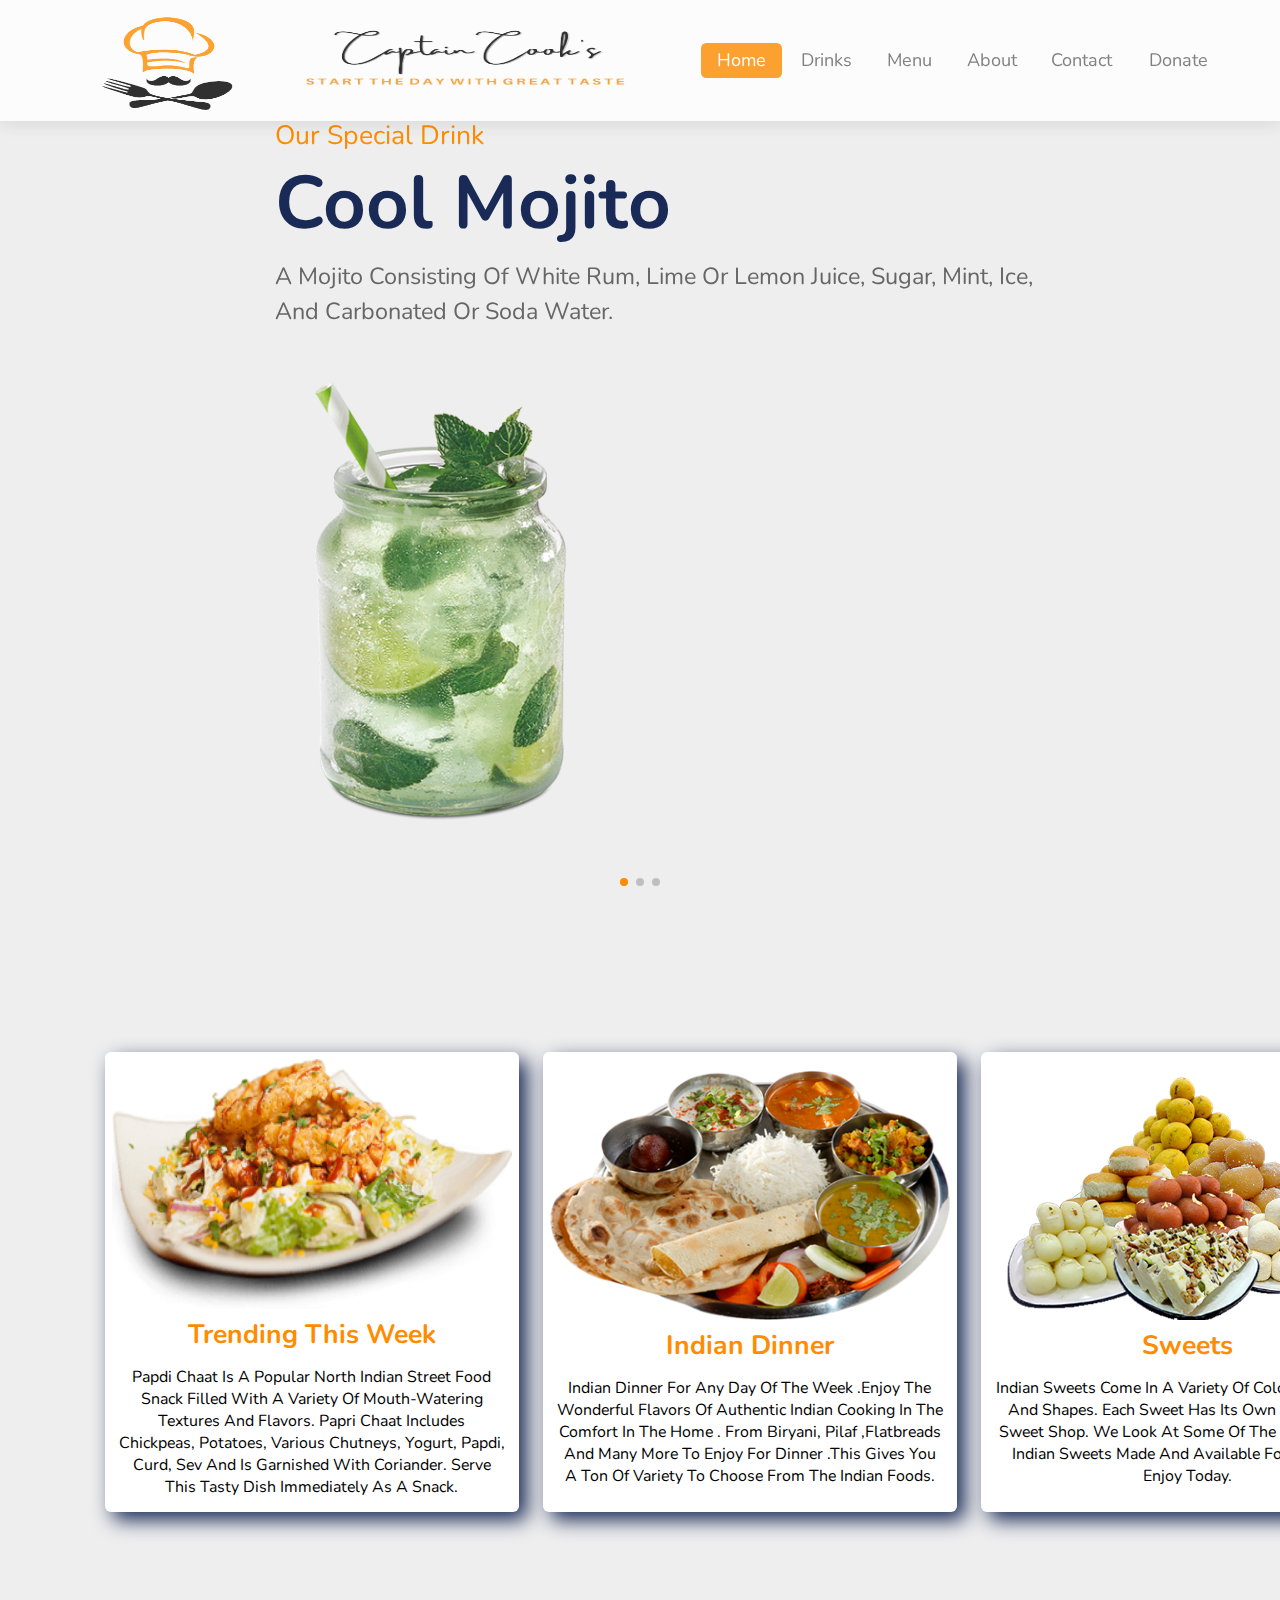
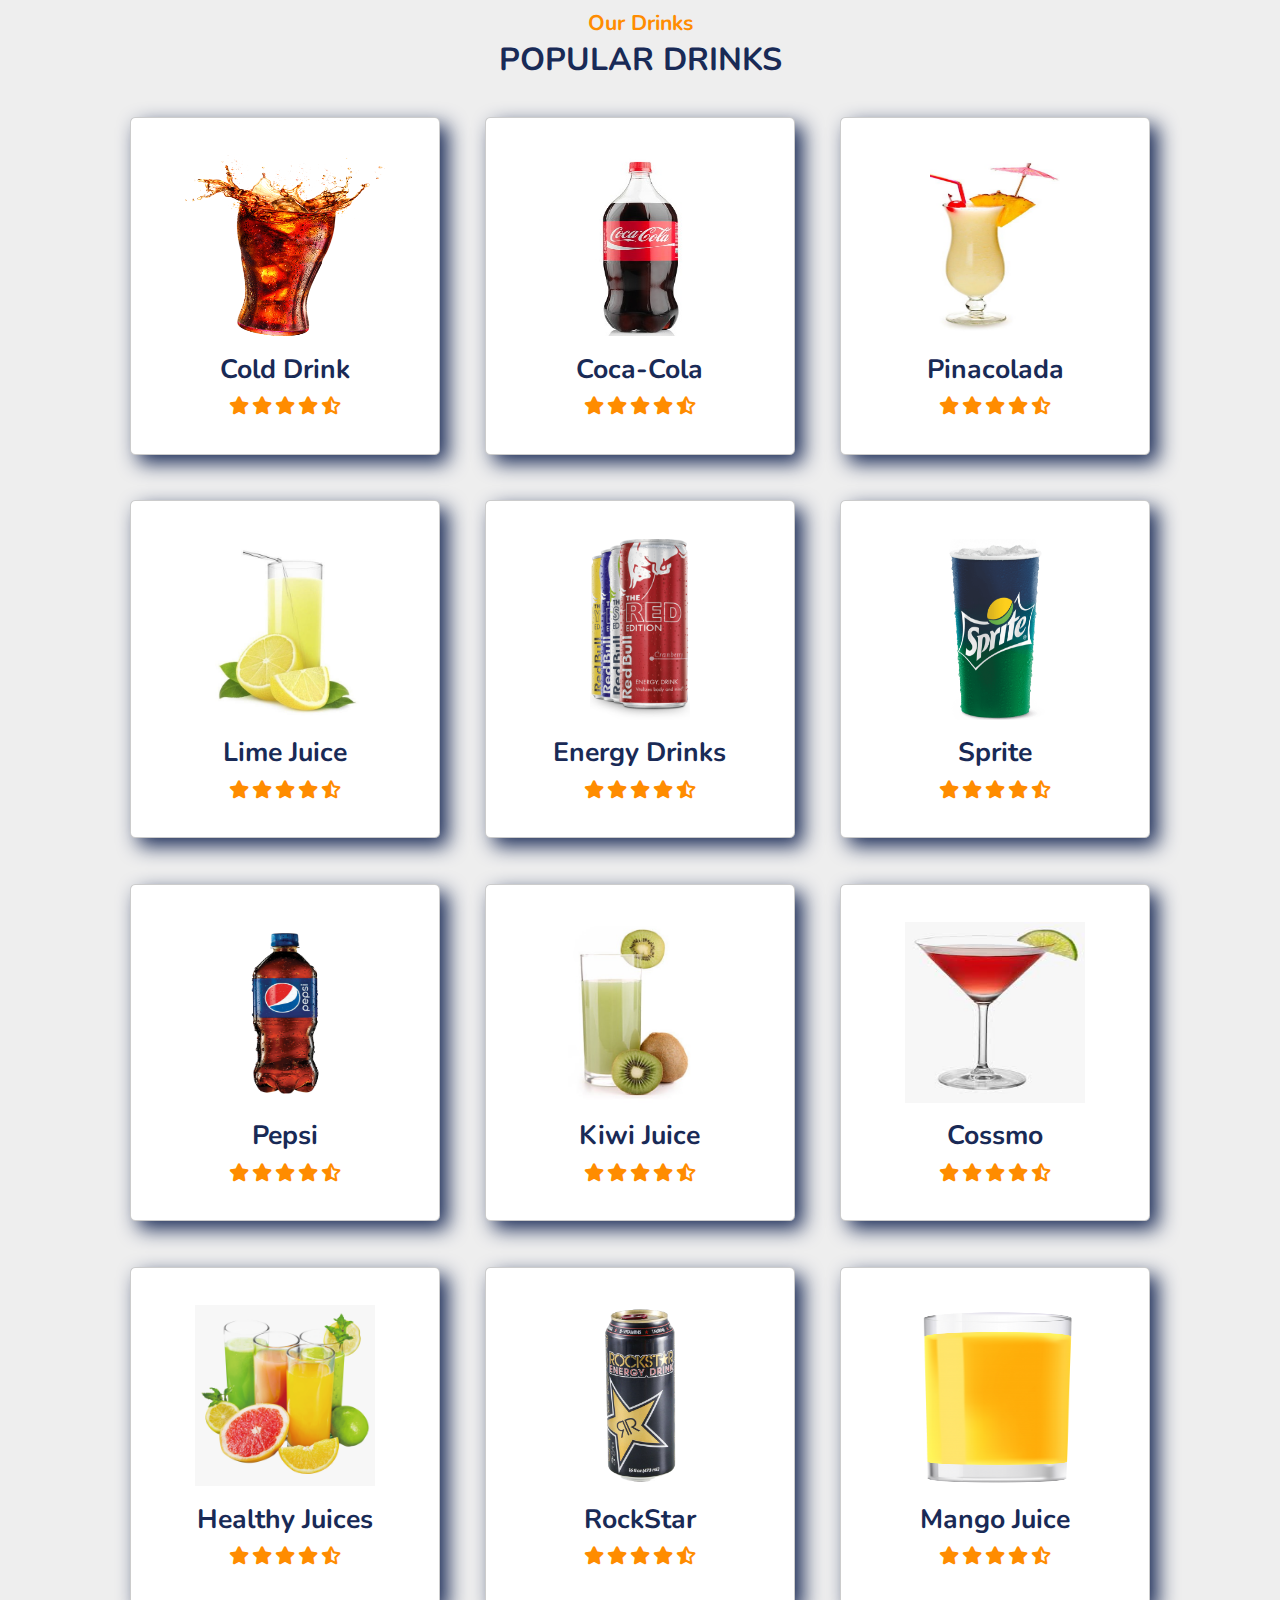
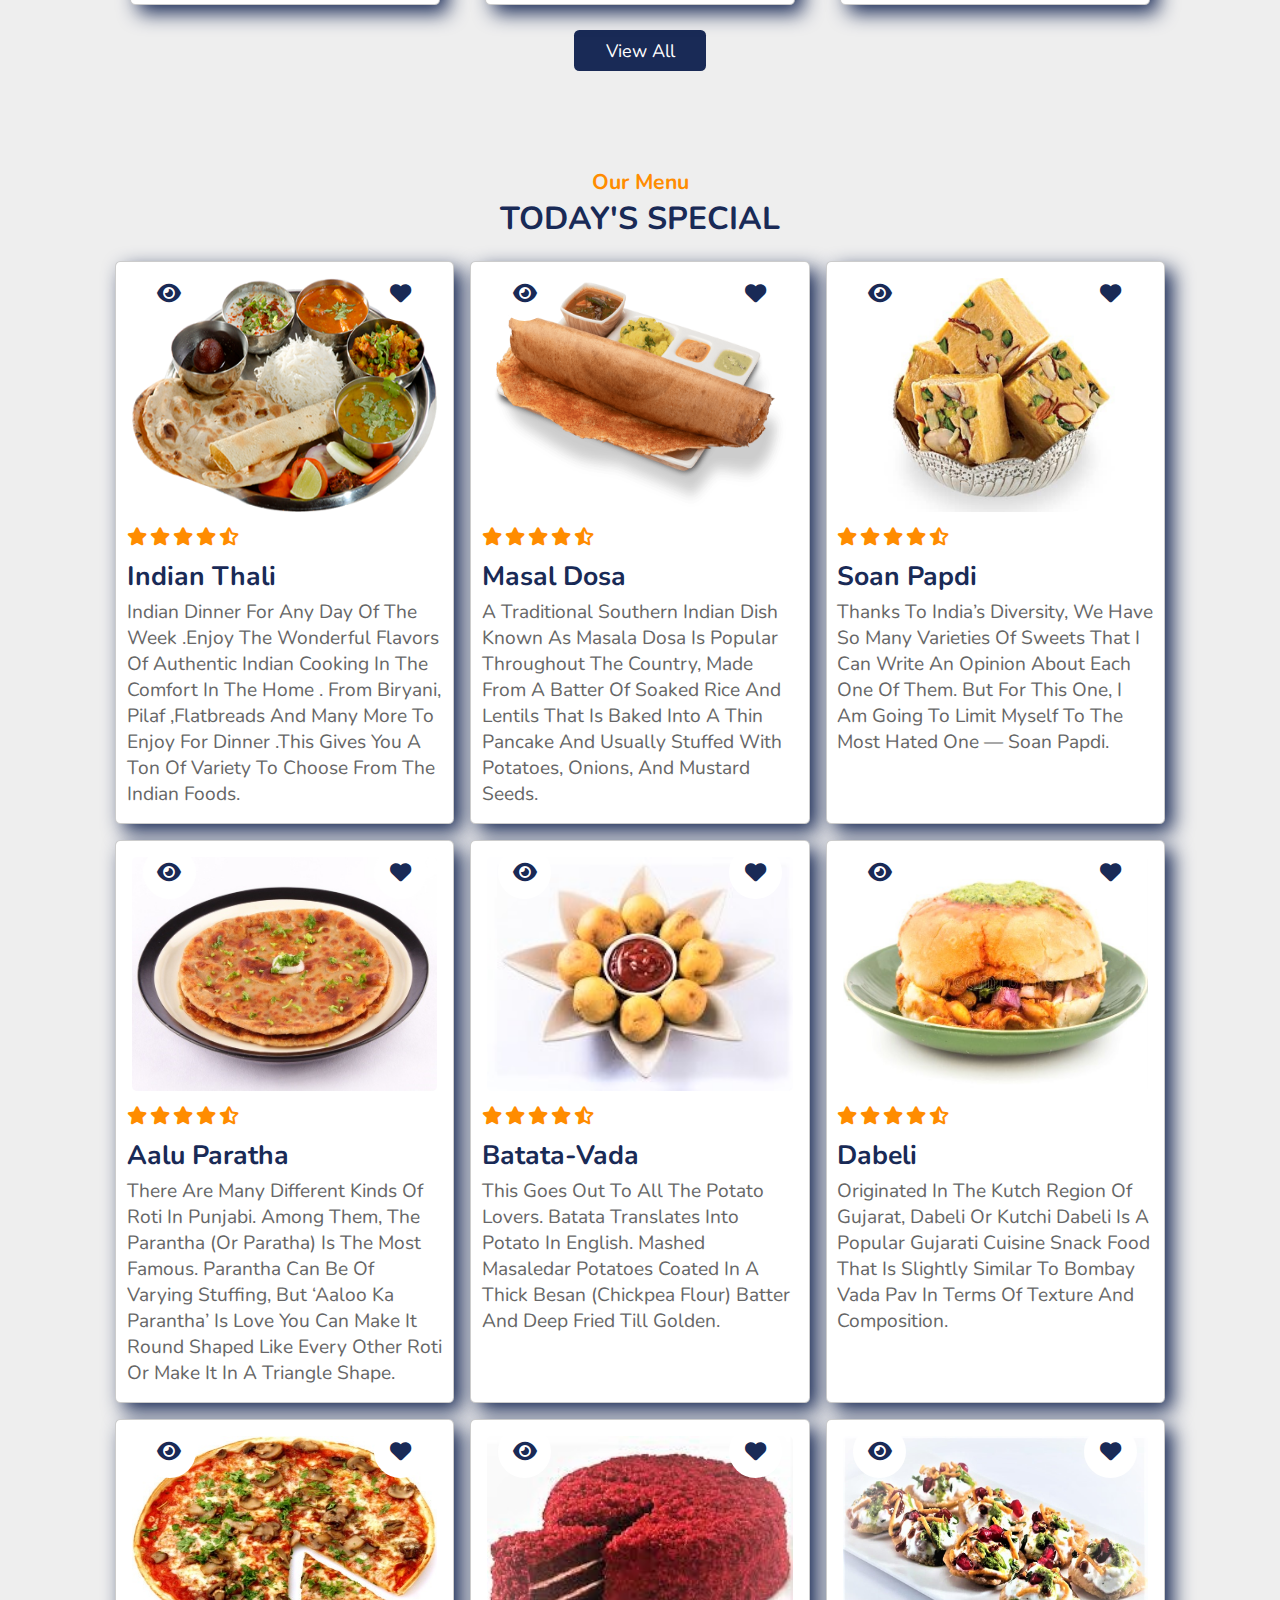
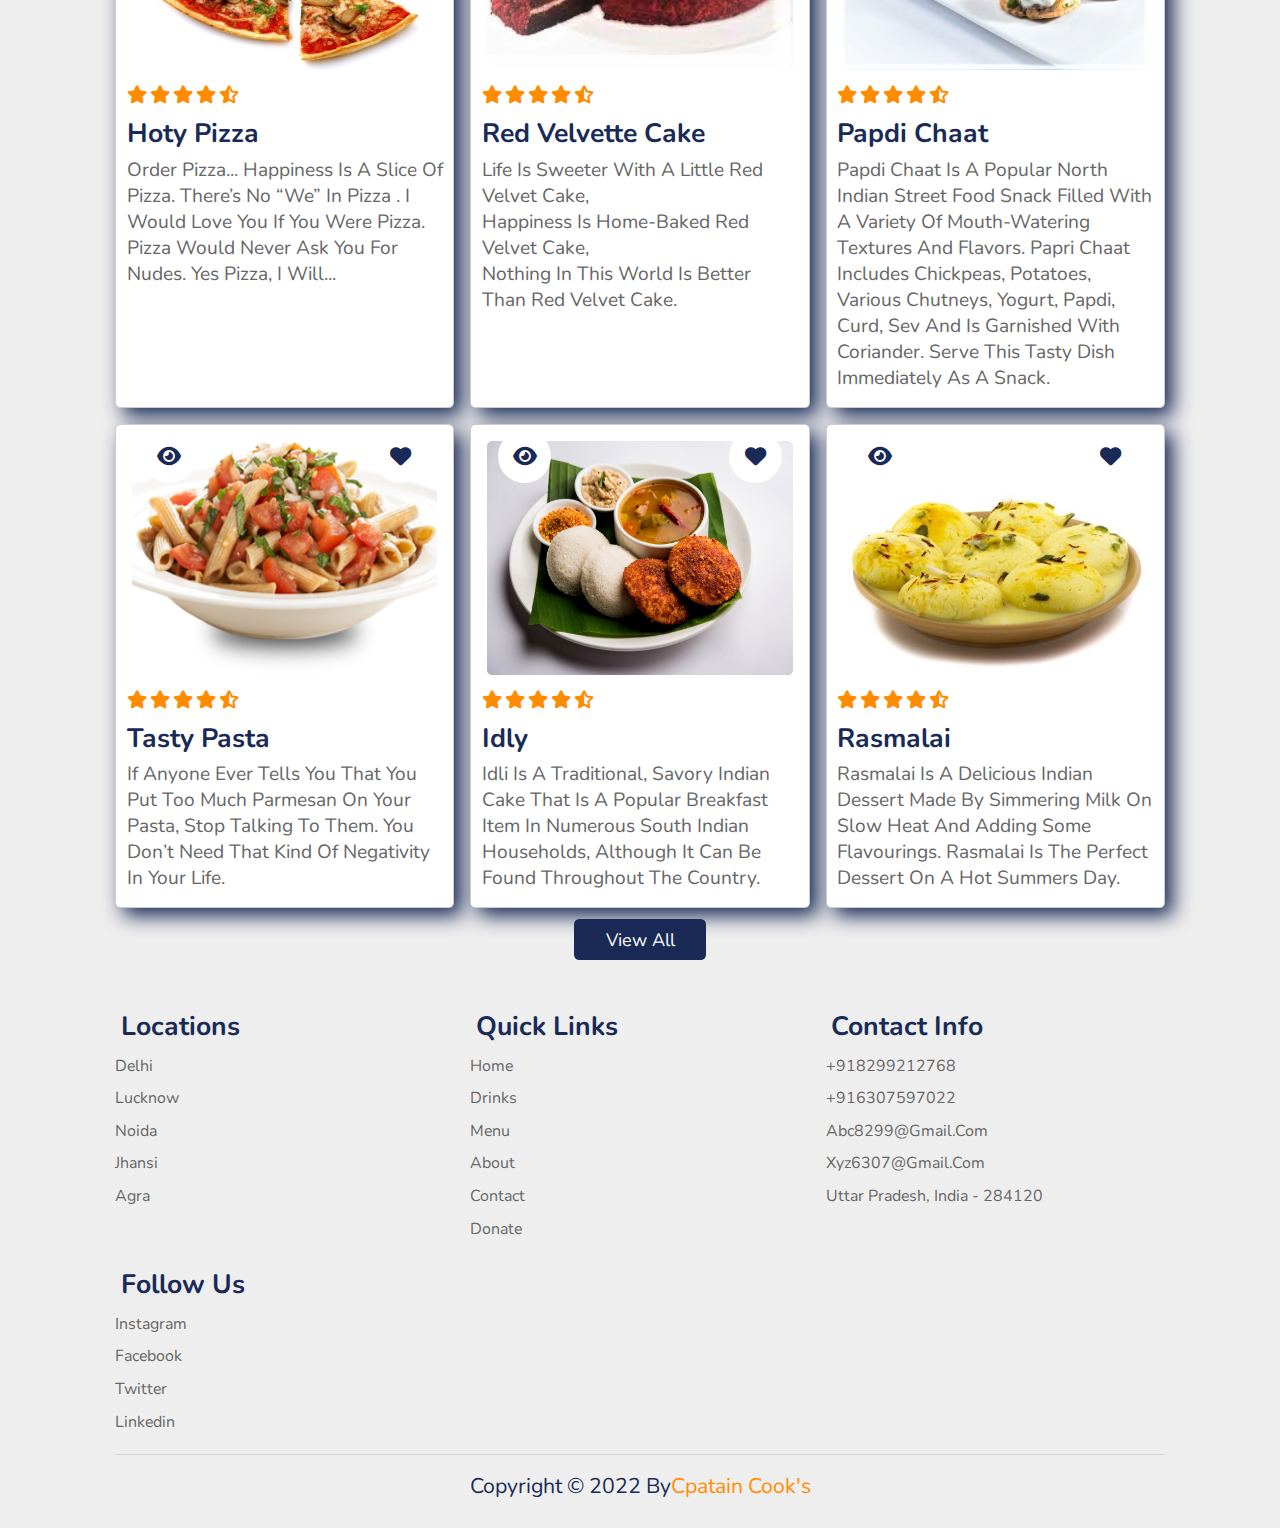
<file: index.html>
<!DOCTYPE html>
<html>
<head>
	<meta charset="utf-8">
	<meta http-equiv="X-UA-Compatible" content="IE=edge">
	<meta name="viewport" content="width=device-width, initial-scale=1.0">
	<title>Captain Cook's</title>

    <!--<link rel="stylesheet" href="https://cdn.jsdelivr.net/npm/@fortawesome/fontawesome-free@6.1.1/css/fontawesome.min.css" integrity="sha384-zIaWifL2YFF1qaDiAo0JFgsmasocJ/rqu7LKYH8CoBEXqGbb9eO+Xi3s6fQhgFWM" crossorigin="anonymous">-->

	<!--cdn font awesome-->

    <link rel="stylesheet" href="https://unpkg.com/swiper@8/swiper-bundle.min.css"/>
   
   <!--font awesome cdn-->
	
	<link rel="stylesheet" type="text/css" href="https://cdnjs.cloudflare.com/ajax/libs/font-awesome/6.1.1/css/all.min.css">
  
  <!--css file link-->
	
	<link rel="stylesheet" type="text/css" href="css/style.css">
    <!--second css file link-->
        <link rel="stylesheet" type="text/css" href="css/fooddesk.css">
        

</head>

<body>


<!--header section start-->

<header>
	   <img class="logo" src="images/logo (2).png" width="150" height="100">  <!-- edited -->
     <img class="logo logo2" src="imagess/logon.png" width="350" height="65">   <!-- edited -->

	<nav class="navbar">
		<a class="abc" href="#home">Home</a>
		<a href="#drinks">Drinks</a>
		<a href="#menu">Menu</a> 
		<a href="about.html" target="blank">About</a>
		<a href="contact.html" target="blank">Contact </a>
        <a href="donation.html" target="blank">Donate</a>
	</nav>

	<div class="icon">
		<i class="fas fa-bars" id="menu-bars"></i>
	</div>
	</header> 

<!--header section ends-->


<!-- home section start-->

<section class="home" id="home">

    <div class="swiper-container home-slider">

        <div class="swiper-wrapper wrapper">

            <div class="swiper-slide slide">
                <div class="content">
                    <span>Our Special Drink</span>
                    <h3>Cool Mojito</h3>
                    <p>A Mojito consisting of white rum, lime or lemon juice, sugar, mint, ice, and carbonated or soda water.</p>
                    <!--<a href="file:///E:/order.html" class="btn" target="blank">order now</a>-->
                </div>
                <div class="image">
                    <img src="images/H1.png" alt=""  width="330" height="490">
                </div>
            </div>

            <div class="swiper-slide slide">
                <div class="content">
                    <span>Our Special Fast Food</span>
                    <h3>Noodles</h3>
                    <p>Noodles are unleavened dough which is stretched, rolled fat or extruded and cut into one of variety of shapes.</p>
                    <!--<a href="file:///E:/order.html" class="btn" target="blank">order now</a>-->
                    
                </div>
                <div class="image">
                    <img src="images/H2.png" alt=""  width="480" height="490">
                </div>
            </div>

            <div class="swiper-slide slide">
                <div class="content">
                    <span>Our Special Fast Food</span>
                    <h3>Burger</h3>
                    <p>A piece of lettuce, a slice of tomato, a bit of onion.Avocado dollop for breakfast.</p>
                   <!--<a href="file:///E:/order.html" class="btn" target="blank">order now</a>-->
                    
                </div>
                <div class="image" id="burger">
                    <img src="images/H3.png" alt=""  width="480" height="307">
                </div>
            </div>

        </div>

        <div class="swiper-pagination"></div>

    </div>

</section>


<!-- Home section end-->


<!-- second home section-->

<section id="items">
    <div class="boxx">
        
        <div class="service"><img src="images/special.png" alt="item1" width="400" height="250" >
            <h2 id="nameitem">Trending this week</h2>
            <p>Papdi chaat is a popular North Indian street food snack filled with a variety of mouth-watering textures and flavors. Papri Chaat includes chickpeas, potatoes, various chutneys, yogurt, papdi, curd, sev and is garnished with coriander. Serve this tasty dish immediately as a snack. </p>
        </div>
        <div class="service"><img src="images/indian.png" alt="item2"width="400" height="250">
            <h2 id="nameitem">Indian dinner</h2>
            <p>Indian dinner for any day of the week .enjoy the wonderful flavors of authentic indian cooking in the comfort in the home . from biryani,  pilaf ,flatbreads and many more to enjoy for dinner .this gives you a ton of variety to choose from the indian foods. </p>
        </div>
        <div class="service"><img src="images/sweets.png" alt="item3" width="400" height="250">
            <h2 id="nameitem">Sweets</h2>
            <p>Indian sweets come in a variety of colours, textures and shapes. Each sweet has its own identity in a sweet shop. We look at some of the most popular Indian sweets made and available for people to enjoy today. </p>
        </div>
    </div>
</section>

<!--second home section end-->

<!--Drinks section start-->

 <section class="drinks" id="drinks">

    <h3 class="sub-heading"> Our Drinks </h3>
    <h1 class="heading"> Popular Drinks </h1>

    <div class="box-container">
        

        <div class="box">
           <a href="#" class="fas fa-heart"></a>
           <a href="#" class="fas fa-eye"></a> 
           <img src="images/D1.png" width="200" height="220">
           <h3>Cold Drink</h3>
           <div class="stars">
               <i class="fas fa-star"></i>
               <i class="fas fa-star"></i>
               <i class="fas fa-star"></i>
               <i class="fas fa-star"></i>
               <i class="fas fa-star-half-alt"></i>
           </div>
           <!--<span>Rs.40</span>
           <a href="file:///E:/order.html" class="btn" target="blank">Order now</a>-->
            </div>

           <div class="box">
           <a href="#" class="fas fa-heart"></a>
           <a href="#" class="fas fa-eye"></a> 
           <img src="images/D2.jpg" width="100" height="250">
           <h3>Coca-Cola</h3>
           <div class="stars">
               <i class="fas fa-star"></i>
               <i class="fas fa-star"></i>
               <i class="fas fa-star"></i>
               <i class="fas fa-star"></i>
               <i class="fas fa-star-half-alt"></i>
           </div>
           <!--<span>Rs.40</span>
           <a href="file:///E:/order.html" class="btn" target="blank">Order now</a>-->
            </div>

           <div class="box">
           <a href="#" class="fas fa-heart"></a>
           <a href="#" class="fas fa-eye"></a> 
           <img src="images/D3.jpg" width="130" height="30">
           <h3>Pinacolada</h3>
           <div class="stars">
               <i class="fas fa-star"></i>
               <i class="fas fa-star"></i>
               <i class="fas fa-star"></i>
               <i class="fas fa-star"></i>
               <i class="fas fa-star-half-alt"></i>
           </div>
          <!-- <span>Rs.40</span>
           <a href="file:///E:/order.html" class="btn" target="blank">Order now</a>-->
            </div>

           <div class="box">
           <a href="#" class="fas fa-heart"></a>
           <a href="#" class="fas fa-eye"></a> 
           <img src="images/j4.jpg" width="180" height="200">
           <h3>Lime Juice</h3>
           <div class="stars">
               <i class="fas fa-star"></i>
               <i class="fas fa-star"></i>
               <i class="fas fa-star"></i>
               <i class="fas fa-star"></i>
               <i class="fas fa-star-half-alt"></i>
           </div>
          <!-- <span>Rs.40</span>
           <a href="file:///E:/order.html" class="btn" target="blank">Order now</a>-->
            </div>

           <div class="box">
           <a href="#" class="fas fa-heart"></a>
           <a href="#" class="fas fa-eye"></a> 
           <img src="images/D7.png" width="100" height="200">
           <h3>Energy Drinks</h3>
           <div class="stars">
               <i class="fas fa-star"></i>
               <i class="fas fa-star"></i>
               <i class="fas fa-star"></i>
               <i class="fas fa-star"></i>
               <i class="fas fa-star-half-alt"></i>
           </div>
          <!-- <span>Rs.40</span>
           <a href="file:///E:/order.html" class="btn" target="blank">Order now</a>-->
            </div>

           <div class="box">
           <a href="#" class="fas fa-heart"></a>
           <a href="#" class="fas fa-eye"></a> 
           <img src="images/D8.png" width="200" height="170">
           <h3>Sprite</h3>
           <div class="stars">
               <i class="fas fa-star"></i>
               <i class="fas fa-star"></i>
               <i class="fas fa-star"></i>
               <i class="fas fa-star"></i>
               <i class="fas fa-star-half-alt"></i>
           </div>
           <!--<span>Rs.40</span>
           <a href="file:///E:/order.html" class="btn" target="blank">Order now</a>-->
            </div>

           <div class="box">
            <a href="#" class="fas fa-heart"></a>
            <a href="#" class="fas fa-eye"></a> 
           <img src="images/D4.png" width="180" height="200">
           <h3>Pepsi</h3>
           <div class="stars">
               <i class="fas fa-star"></i>
               <i class="fas fa-star"></i>
               <i class="fas fa-star"></i>
               <i class="fas fa-star"></i>
               <i class="fas fa-star-half-alt"></i>
           </div>
           <!--<span>Rs.40</span>
           <a href="file:///E:/order.html" class="btn" target="blank">Order now</a>-->
            </div>

           <div class="box">
           <a href="#" class="fas fa-heart"></a>
           <a href="#" class="fas fa-eye"></a> 
           <img src="images/j3.jpg" width="180" height="200">
           <h3>Kiwi Juice</h3>
           <div class="stars">
               <i class="fas fa-star"></i>
               <i class="fas fa-star"></i>
               <i class="fas fa-star"></i>
               <i class="fas fa-star"></i>
               <i class="fas fa-star-half-alt"></i>
           </div>
           <!--<span>Rs.40</span>
           <a href="file:///E:/order.html" class="btn" target="blank">Order now</a>-->
            </div>


           <div class="box">
           <a href="#" class="fas fa-heart"></a>
           <a href="#" class="fas fa-eye"></a> 
           <img src="images/j2.jpeg" width="180" height="200">
           <h3>Cossmo</h3>
           <div class="stars">
               <i class="fas fa-star"></i>
               <i class="fas fa-star"></i>
               <i class="fas fa-star"></i>
               <i class="fas fa-star"></i>
               <i class="fas fa-star-half-alt"></i>
           </div>
           <!--<span>Rs.40</span>
           <a href="file:///E:/order.html" class="btn" target="blank">Order now</a>-->
           </div>

           <div class="box">
           <a href="#" class="fas fa-heart"></a>
           <a href="#" class="fas fa-eye"></a> 
           <img src="images/j1.png" width="180" height="200">
           <h3>Healthy juices</h3>
           <div class="stars">
               <i class="fas fa-star"></i>
               <i class="fas fa-star"></i>
               <i class="fas fa-star"></i>
               <i class="fas fa-star"></i>
               <i class="fas fa-star-half-alt"></i>
           </div>
           <!--<span>Rs.40</span>
           <a href="file:///E:/order.html" class="btn" target="blank">Order now</a>-->
           </div>

           <div class="box">
           <a href="#" class="fas fa-heart"></a>
           <a href="#" class="fas fa-eye"></a> 
           <img src="images/D9.png" width="180" height="200">
           <h3>RockStar </h3>
           <div class="stars">
               <i class="fas fa-star"></i>
               <i class="fas fa-star"></i>
               <i class="fas fa-star"></i>
               <i class="fas fa-star"></i>
               <i class="fas fa-star-half-alt"></i>
           </div>
           <!--<span>Rs.40</span>
           <a href="file:///E:/order.html" class="btn" target="blank">Order now</a>-->
           </div>

           <div class="box">
           <a href="#" class="fas fa-heart"></a>
           <a href="#" class="fas fa-eye"></a> 
           <img src="images/D10.png" width="180" height="200">
           <h3>Mango Juice</h3>
           <div class="stars">
               <i class="fas fa-star"></i>
               <i class="fas fa-star"></i>
               <i class="fas fa-star"></i>
               <i class="fas fa-star"></i>
               <i class="fas fa-star-half-alt"></i>
           </div>
           <!--<span>Rs.40</span>
           <a href="file:///E:/order.html" class="btn" target="blank">Order now</a>-->
           </div>


        </div>
        <div class="ab"><a href="drinks.html" target="blank" class="btn">View All</a>
    </div>
    </div>
</section>


<!--Drinks section end-->


<!-- Menu Section Start-->

<section class="menu" id="menu">

    <h3 class="sub-heading"> Our Menu </h3>
    <h1 class="heading"> Today's Special </h1>

    <div class="box-container">
        
        <div class="box">
            <div class="image">
                <img src="images/indian.png" width="180" height="200">
                <a href="#" class="fas fa-heart"></a>
                <a href="#" class="fas fa-eye"></a> 
            </div>
            <div class="content">
                <div class="stars">
                    <i class="fas fa-star"></i>
                    <i class="fas fa-star"></i>
                    <i class="fas fa-star"></i>
                    <i class="fas fa-star"></i>
                    <i class="fas fa-star-half-alt"></i>
                </div>
                <h3>Indian Thali</h3>
                <p> Indian Dinner For Any Day Of The Week .Enjoy The Wonderful Flavors Of Authentic Indian Cooking In The Comfort In The Home . From Biryani, Pilaf ,Flatbreads And Many More To Enjoy For Dinner .This Gives You A Ton Of Variety To Choose From The Indian Foods.</p>
            </div>
        </div>

         <div class="box">
            <div class="image">
                <img src="images/Dosa.png" >
                <a href="#" class="fas fa-heart"></a>
                <a href="#" class="fas fa-eye"></a> 
            </div>
            <div class="content">
                <div class="stars">
                    <i class="fas fa-star"></i>
                    <i class="fas fa-star"></i>
                    <i class="fas fa-star"></i>
                    <i class="fas fa-star"></i>
                    <i class="fas fa-star-half-alt"></i>
                </div>
                <h3>Masal Dosa</h3>
                <p> A traditional southern Indian dish known as masala dosa is popular throughout the country, made from a batter of soaked rice and lentils that is baked into a thin pancake and usually stuffed with potatoes, onions, and mustard seeds.</p>
            </div>
        </div>

         <div class="box">
            <div class="image">
                <img src="images/sweets/soan papdi.png">
                <a href="#" class="fas fa-heart"></a>
                <a href="#" class="fas fa-eye"></a> 
            </div>
            <div class="content">
                <div class="stars">
                    <i class="fas fa-star"></i>
                    <i class="fas fa-star"></i>
                    <i class="fas fa-star"></i>
                    <i class="fas fa-star"></i>
                    <i class="fas fa-star-half-alt"></i>
                </div>
                <h3>Soan Papdi</h3>
                <p> Thanks to India’s diversity, we have so many varieties of sweets that I can write an opinion about each one of them. But for this one, I am going to limit myself to the most hated one — Soan Papdi.</p>
            </div>
        </div>

         <div class="box">
            <div class="image">
                <img src="images/punjabi/aalu ka pratha.jpg">
                <a href="#" class="fas fa-heart"></a>
                <a href="#" class="fas fa-eye"></a> 
            </div>
            <div class="content">
                <div class="stars">
                    <i class="fas fa-star"></i>
                    <i class="fas fa-star"></i>
                    <i class="fas fa-star"></i>
                    <i class="fas fa-star"></i>
                    <i class="fas fa-star-half-alt"></i>
                </div>
                <h3>Aalu Paratha</h3>
                <p> There are many different kinds of roti in Punjabi. Among them, the parantha (or paratha) is the most famous. Parantha can be of varying stuffing, but ‘Aaloo ka parantha’ is love You can make it round shaped like every other roti or make it in a triangle shape.</p>
            </div>
        </div>

        <div class="box">
            <div class="image">
                <img src="images/marathi/batata.jfif">
                <a href="#" class="fas fa-heart"></a>
                <a href="#" class="fas fa-eye"></a> 
            </div>
            <div class="content">
                <div class="stars">
                    <i class="fas fa-star"></i>
                    <i class="fas fa-star"></i>
                    <i class="fas fa-star"></i>
                    <i class="fas fa-star"></i>
                    <i class="fas fa-star-half-alt"></i>
                </div>
                <h3>Batata-Vada</h3>
                <p> This goes out to all the potato lovers. Batata translates into potato in English. Mashed masaledar potatoes coated in a thick besan (chickpea flour) batter and deep fried till golden.</p>
            </div>
        </div>

        <div class="box">
            <div class="image">
                <img src="images/gujrati/dabeli.jpg" width="100" height="200">
                <a href="#" class="fas fa-heart"></a>
                <a href="#" class="fas fa-eye"></a> 
            </div>
            <div class="content">
                <div class="stars">
                    <i class="fas fa-star"></i>
                    <i class="fas fa-star"></i>
                    <i class="fas fa-star"></i>
                    <i class="fas fa-star"></i>
                    <i class="fas fa-star-half-alt"></i>
                </div>
                <h3>Dabeli</h3>
                <p> Originated in the Kutch region of Gujarat, Dabeli or Kutchi Dabeli is a popular Gujarati cuisine snack food that is slightly similar to Bombay Vada Pav in terms of texture and composition.</p>
            </div>
        </div>

        <div class="box">
            <div class="image">
                <img src="images/fastfood/pizza.jpg">
                <a href="#" class="fas fa-heart"></a>
                <a href="#" class="fas fa-eye"></a> 
            </div>
            <div class="content">
                <div class="stars">
                    <i class="fas fa-star"></i>
                    <i class="fas fa-star"></i>
                    <i class="fas fa-star"></i>
                    <i class="fas fa-star"></i>
                    <i class="fas fa-star-half-alt"></i>
                </div>
                <h3>Hoty Pizza</h3>
                <p>Order Pizza... Happiness Is A Slice Of Pizza. There’s No “We” In Pizza . I Would Love You If You Were Pizza. Pizza Would Never Ask You For Nudes. Yes Pizza, I Will...</p>
            </div>
        </div>

        <div class="box">
            <div class="image">
                <img src="images/desert/red velvette.jfif">
                <a href="#" class="fas fa-heart"></a>
                <a href="#" class="fas fa-eye"></a> 
            </div>
            <div class="content">
                <div class="stars">
                    <i class="fas fa-star"></i>
                    <i class="fas fa-star"></i>
                    <i class="fas fa-star"></i>
                    <i class="fas fa-star"></i>
                    <i class="fas fa-star-half-alt"></i>
                </div>
                <h3>Red Velvette Cake</h3>
                <p> Life is sweeter with a little red velvet cake, <br> Happiness is home-baked red velvet cake, <br> Nothing in this world is better than  red velvet cake.</p>
            </div>
        </div>

        <div class="box">
            <div class="image">
                <img src="images/chaat/papdi chaat.jpg">
                <a href="#" class="fas fa-heart"></a>
                <a href="#" class="fas fa-eye"></a> 
            </div>
            <div class="content">
                <div class="stars">
                    <i class="fas fa-star"></i>
                    <i class="fas fa-star"></i>
                    <i class="fas fa-star"></i>
                    <i class="fas fa-star"></i>
                    <i class="fas fa-star-half-alt"></i>
                </div>
                <h3>Papdi Chaat</h3>
                <p> Papdi Chaat Is A Popular North Indian Street Food Snack Filled With A Variety Of Mouth-Watering Textures And Flavors. Papri Chaat Includes Chickpeas, Potatoes, Various Chutneys, Yogurt, Papdi, Curd, Sev And Is Garnished With Coriander. Serve This Tasty Dish Immediately As A Snack.</p>
            </div>
        </div>

        <div class="box">
            <div class="image">
                <img src="images/fastfood/pasta.png">
                <a href="#" class="fas fa-heart"></a>
                <a href="#" class="fas fa-eye"></a> 
            </div>
            <div class="content">
                <div class="stars">
                    <i class="fas fa-star"></i>
                    <i class="fas fa-star"></i>
                    <i class="fas fa-star"></i>
                    <i class="fas fa-star"></i>
                    <i class="fas fa-star-half-alt"></i>
                </div>
                <h3>Tasty Pasta</h3>
                <p>If Anyone Ever Tells You That You Put Too Much Parmesan On Your Pasta, Stop Talking To Them. You Don’t Need That Kind Of Negativity In Your Life.</p>
            </div>
        </div>

        <div class="box">
            <div class="image">
                <img src="images/idly.jpg">
                <a href="#" class="fas fa-heart"></a>
                <a href="#" class="fas fa-eye"></a> 
            </div>
            <div class="content">
                <div class="stars">
                    <i class="fas fa-star"></i>
                    <i class="fas fa-star"></i>
                    <i class="fas fa-star"></i>
                    <i class="fas fa-star"></i>
                    <i class="fas fa-star-half-alt"></i>
                </div>
                <h3>Idly</h3>
                <p> Idli is a traditional, savory Indian cake that is a popular breakfast item in numerous South Indian households, although it can be found throughout the country.</p>
            </div>
        </div>

        <div class="box">
            <div class="image">
                <img src="images/sweets/rasmalai.jpg" width="100" height="200">
                <a href="#" class="fas fa-heart"></a>
                <a href="#" class="fas fa-eye"></a> 
            </div>
            <div class="content">
                <div class="stars">
                    <i class="fas fa-star"></i>
                    <i class="fas fa-star"></i>
                    <i class="fas fa-star"></i>
                    <i class="fas fa-star"></i>
                    <i class="fas fa-star-half-alt"></i>
                </div>
                <h3>Rasmalai</h3>
                <p> Rasmalai is a delicious Indian dessert made by simmering milk on slow heat and adding some flavourings. Rasmalai is the perfect dessert on a hot summers day.</p>
            </div>
        </div>
        
    </div>
            <div class="ab"><a href="menu.html" target="blank" class="btn">View All</a></div>
</section>


<!-- Menu Section End-->

<!--Contact Section Start-->

<!--<section class="contact" id="contact">
    <div class="content">
        <h2>Contact Us</h2>
        <p>Lorem ipsum dolor sit amet, consectetur adipisicing elit, sed do eiusmod
        tempor incididunt ut labore et dolore magna aliqua.</p>
    </div>
    <div class="container">
        <div class="contactinfo">
            <div class="boxs">
                <div class="icon-1"><i class="fa fa-map-marker" aria-hidden="true"></i></div>
                <div class="text">
                    <h3>Address</h3>
                    <p>425/B xyz Road,<br>Uttar Pradesh,<br>284120</p>
                </div>
            </div>
             <div class="boxs">
                <div class="icon-1"><i class="fa fa-phone" aria-hidden="true"></i></div>
                <div class="text">
                    <h3>Phone</h3>
                    <p>8299212768</p>
                </div>
            </div>
             <div class="boxs">
                <div class="icon-1"><i class="fa fa-envelope" aria-hidden="true"></i></div>
                <div class="text">
                    <h3>Email</h3>
                    <p>abc8299@gamil.com</p>
                </div>
            </div>
            <div class="contactForm">
                <form>
                    <h2>Send Message</h2>
                    <div class="inputBox">
                        <input type="text" name="" required="required">
                        <span>Full Name</span>
                    </div>

                    <div class="inputBox">
                        <input type="text" name="" required="required">
                        <span>Email</span>
                    </div>

                    <div class="inputBox">
                        <textarea required="required"></textarea>
                        <span>Type your Message...</span>
                    </div>

                    <div class="inputBox">
                        <input type="submit" name="" value="Send">
                    </div>

                </form>
            </div>
        </div>
    </div>
</section>-->

<!--Contact Section End-->

<!-- About Section Start-->



<!-- About Section End-->

<!--footer section start-->

<section class="footer">
    
    <div class="box-container">
        
        <div class="box">
            <h3>Locations</h3>
            <a href="#">Delhi</a>
            <a href="#">Lucknow</a>
            <a href="#">Noida</a>
            <a href="#">Jhansi</a>
            <a href="#">Agra</a>
        </div>

        <div class="box">
            <h3>Quick Links</h3>
            <a href="#home">Home</a>
            <a href="#drinks">Drinks</a>
            <a href="#menu">Menu</a>
            <a href="about.html" target="_blank">About</a>
            <a href="contact.html" target="_blank">Contact</a>
            <a href="donate.html" target="_blank">Donate</a>
        </div>

        <div class="box">
            <h3>Contact Info</h3>
            <a href="#">+918299212768</a>
            <a href="#">+916307597022</a>
            <a href="#">abc8299@gmail.com</a>
            <a href="#">xyz6307@gmail.com</a>
            <a href="#">Uttar Pradesh, India - 284120</a>
        </div>

        <div class="box">
            <h3>Follow Us</h3>
            <a href="#">Instagram </a>
            <a href="#">Facebook  </a>
            <a href="#">Twitter   </a>
            <a href="#">Linkedin  </a>
           
        </div>
 </div>
        <div class="credit"> copyright ©   2022 by <span> Cpatain Cook's</span> </div>

   

</section>

<!--footer section end-->



<!-- Swiper function java script link-->

<script src="https://unpkg.com/swiper@8/swiper-bundle.min.js"></script>

<!--java script file link-->
	<script src="js/script.js"></script>
	

</body>
</html>
</file>
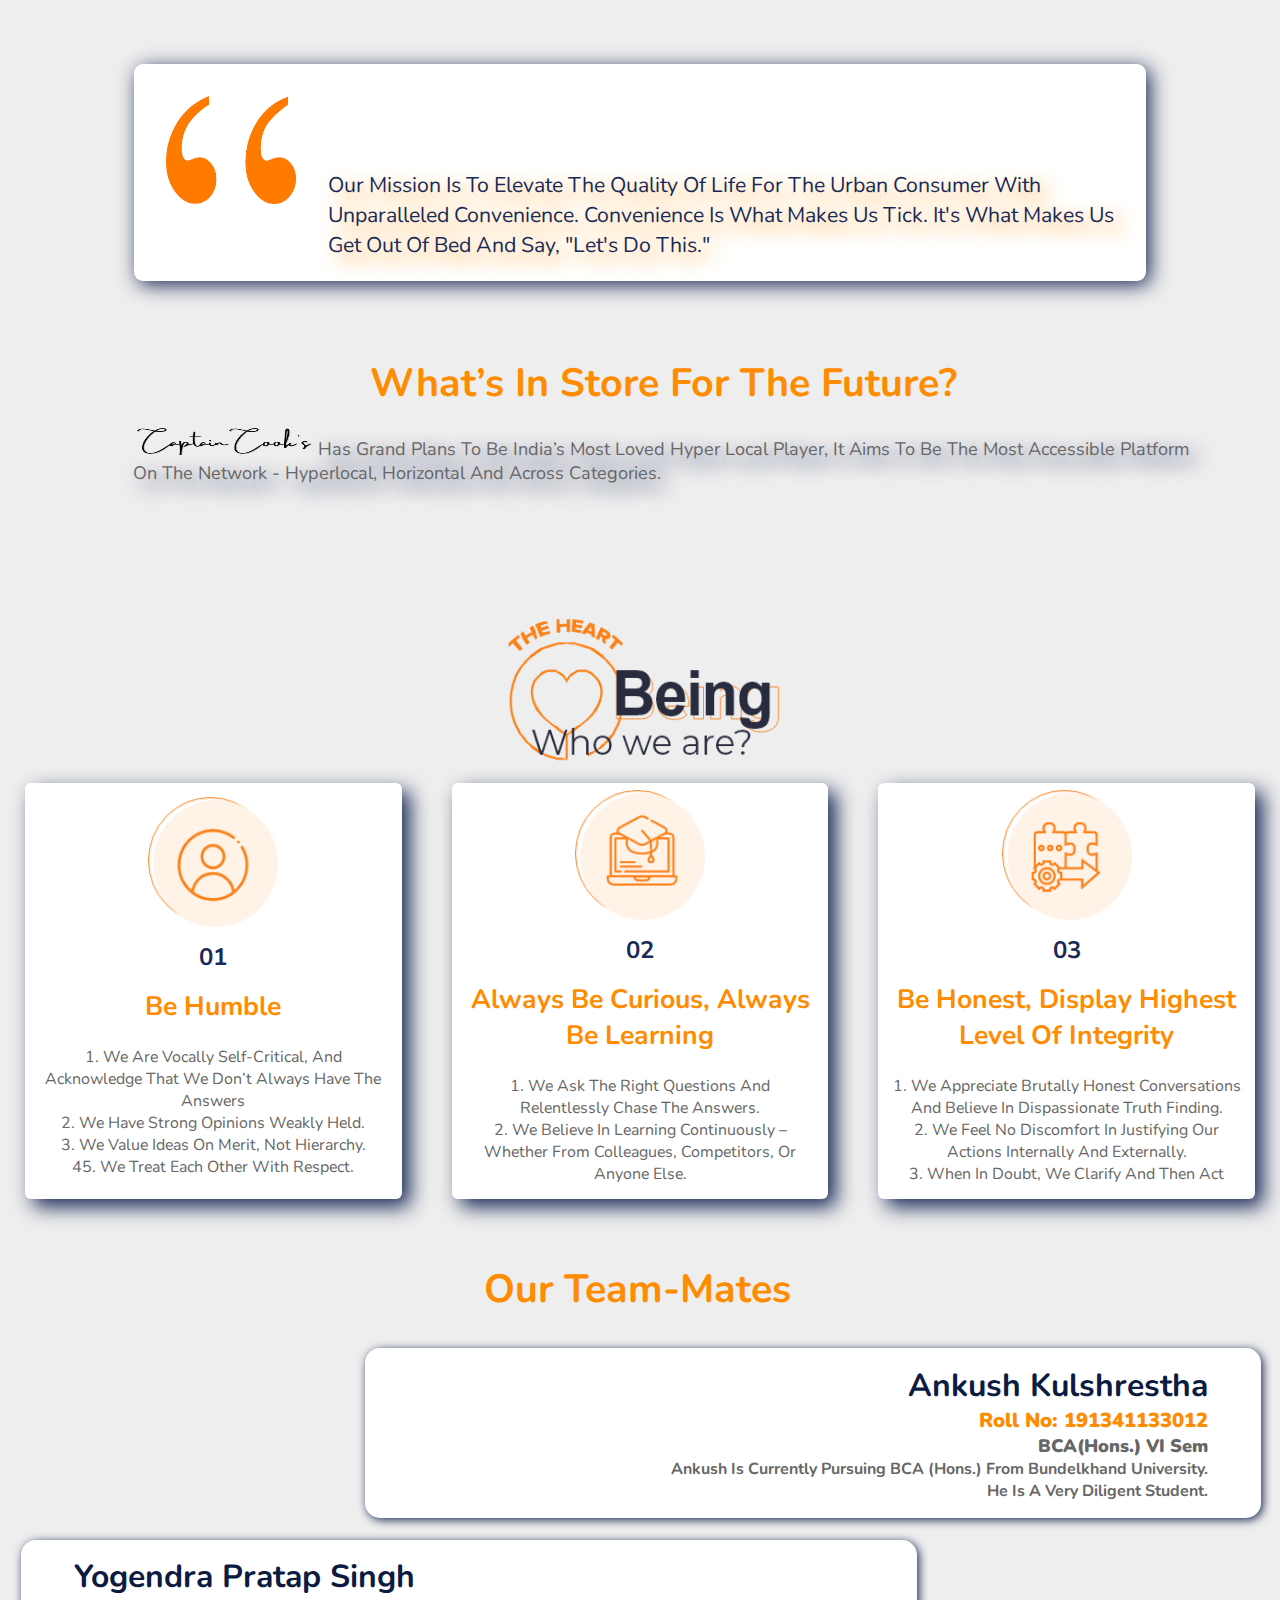
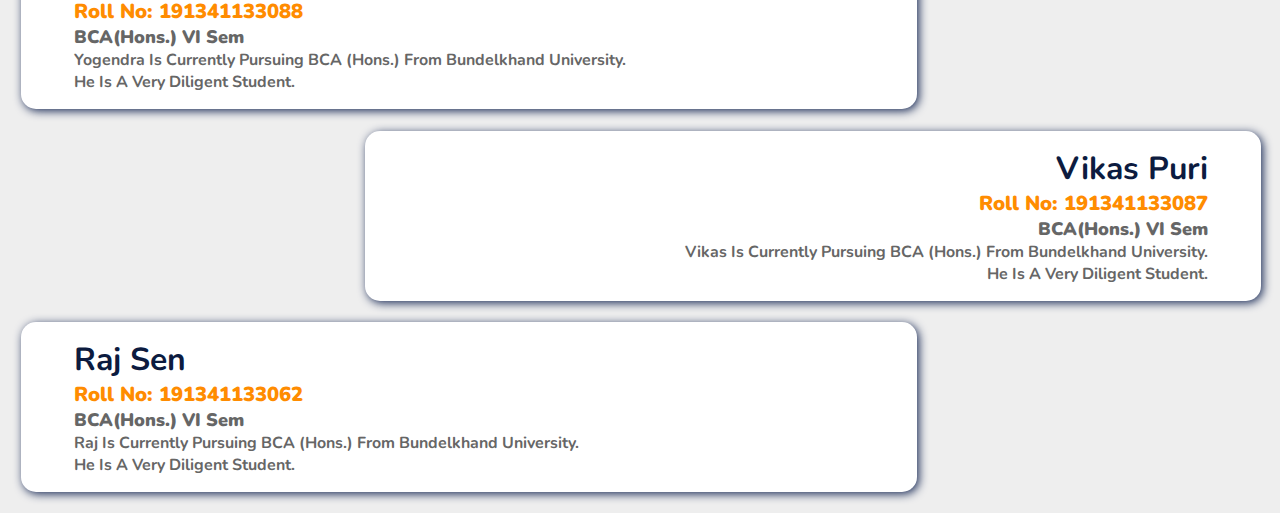
<file: about.html>
<!DOCTYPE html>
<html lang="en">

<head>
    <meta charset="UTF-8">
    <meta http-equiv="X-UA-Compatible" content="IE=edge">
    <meta name="viewport" content="width=device-width, initial-scale=1.0">
    <title>Captain Cook's - about</title>
    <link rel="stylesheet" href="css/about.css">
    <link rel="stylesheet" href="css/style.css">

</head>

<body>
    <section class="quote">
        <div class="box box1">
            <img src="images/inverted-commas.png" alt="" width="130" height="130" class="box2" id="invertcomma">

            <p class="box box2">Our mission is to elevate the quality of life for the urban consumer with unparalleled
                convenience. Convenience is what makes us tick. It's what makes us get out of bed and say, "Let's do
                this."</p>
        </div>
    </section>
    <div class="future">
        <h1>What’s In Store For The Future?</h1>
        <p> <img src="images/captain font.png" alt="" width="180" height="45" id="compname"> has grand plans to be
            India’s most loved
            hyper local player, It aims to be the most accessible platform on the network - hyperlocal, horizontal and
            across categories.</p>
    </div>
    <div id="being">
        <img src="images/being.png" alt="" width="340" height="170">
    </div>

    <div class="itemss">
        <div class="service"><img src="images/01.png" alt="item1" width="130" height="130" class="divcol">
            <h2 id="numberitem" class="divcol">01</h2>
            <h2 id="nameitem" class="divcol">Be Humble</h2>
            <p class="divcol">1. We are vocally self-critical, and acknowledge that we don’t always have the answers
                <br>
                2. We have strong opinions weakly held. <br>
                3. We value ideas on merit, not hierarchy. <br>
                45. We treat each other with respect. <br>
            </p>
        </div>
        <div class="service"><img src="images/02.png" alt="item2" width="130" height="130" class="divcol">
            <h2 id="numberitem" class="divcol">02</h2>
            <h2 id="nameitem" class="divcol">Always be Curious, Always be Learning</h2>
            <p class="divcol">1. We ask the right questions and relentlessly chase the answers. <br>
                2. We believe in learning continuously – whether from colleagues, competitors, or anyone else. <br>
            </p>
        </div>
        <div class="service"><img src="images/03.png" alt="item3" width="130" height="130" class="divcol">
            <h2 id="numberitem" class="divcol">03</h2>
            <h2 id="nameitem" class="divcol">Be Honest, Display Highest Level of Integrity</h2>
            <p class="divcol">1. We appreciate brutally honest conversations and believe in dispassionate truth
                finding. <br>
                2. We feel no discomfort in justifying our actions internally and externally. <br>
                3. When in doubt, we clarify and then act <br> </p>
        </div>
    </div>

    <div class="future team">
        <h1>Our Team-mates</h1>

    </div>
    <div class="right">
        <h1>Ankush Kulshrestha</h1>
        <h4>Roll no: 191341133012</h4>
        <h5 class="lightcolor">BCA(Hons.) VI Sem</h5>
        <p>
            Ankush is currently pursuing BCA (Hons.) from Bundelkhand University. <br> He is a very diligent student.
        </p>
    </div>
    <div class="left">
        <h1>Yogendra Pratap Singh</h1>
        <h4>Roll no: 191341133088</h4>
        <h5 class="lightcolor">BCA(Hons.) VI Sem</h5>
        <p>
            Yogendra is currently pursuing BCA (Hons.) from Bundelkhand University. <br> He is a very diligent student.
        </p>
    </div>
    <div class="right">
        <h1>Vikas Puri</h1>
        <h4>Roll no: 191341133087</h4>
        <h5 class="lightcolor">BCA(Hons.) VI Sem</h5>
        <p>
            Vikas is currently pursuing BCA (Hons.) from Bundelkhand University. <br> He is a very diligent student.
        </p>
    </div>
    <div class="left">
        <h1>Raj Sen</h1>
        <h4>Roll no: 191341133062</h4>
        <h5 class="lightcolor">BCA(Hons.) VI Sem</h5>
        <p>
            Raj is currently pursuing BCA (Hons.) from Bundelkhand University. <br> He is a very diligent student.
        </p>
    </div>

</body>

</html>
</file>
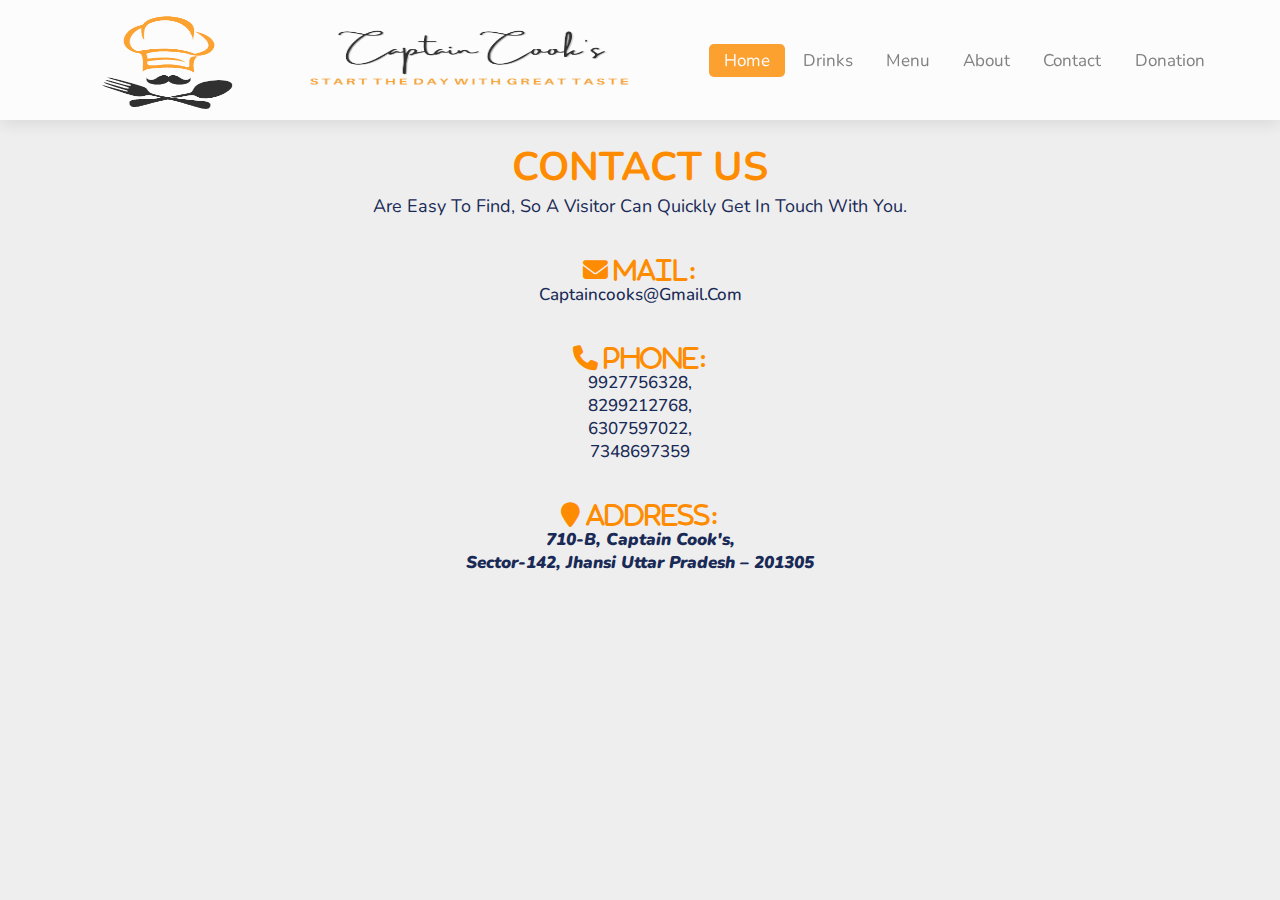
<file: contact.html>
<!DOCTYPE html>
<html lang="en">

<head>
    <meta charset="UTF-8">
    <meta http-equiv="X-UA-Compatible" content="IE=edge">
    <meta name="viewport" content="width=device-width, initial-scale=1.0">
    <title>Captain cook's - contact us</title>

    <!--cdn font awesome-->

     <link rel="stylesheet" href="https://unpkg.com/swiper@8/swiper-bundle.min.css"/> 

    <!--font awesome cdn-->
    
    <link rel="stylesheet" type="text/css" href="https://cdnjs.cloudflare.com/ajax/libs/font-awesome/6.1.1/css/all.min.css">

    <!--CSS file link-->

    <link rel="stylesheet" href="css/contact.css">

</head>

<body>


    <!--header section start-->

<header>
       <img class="logo" src="images/logo (2).png" width="150" height="100">  <!-- edited -->
     <img class="logo logo2" src="imagess/logon.png" width="350" height="65"> 

    <nav class="navbar">
        <a class="abc" href="index.html">Home</a>
        <a href="drinks1.html" target="blank">Drinks</a>
        <a href="menu.html" target="blank">Menu</a>
        <a href="about.html" target="blank">About</a>
        <a href="contact.html" target="blank">Contact </a>
        <a href="#">Donation</a>
    </nav>

    <div class="icon">
        <i class="fas fa-bars" id="menu-bars"></i>
    </div>
    </header> 

<!--header section ends-->

    <!-- <img src="images/backgroud.jpg" alt="background"> -->
    <div class="center1">
    <div class="center">
        <h1>CONTACT US</h1>
        <p>Are easy to find, so a visitor can quickly get in touch with you.</p>
    </div>
    <div class="contact">
        <div class="options">
            <i class='fa fa-envelope'> mail:</i>
            <a href="mailto:captaincooks@gmail.com?subject=feedback for captains cook ">captaincooks@gmail.com</a>
        </div>

        <div class="options">
            <i class='fa fa-phone'> phone:</i>
            <a href="tel:9927756328">9927756328, </a>
            <a href="tel:8299212768">8299212768, </a>
            <a href="tel:6307597022">6307597022, </a>
            <a href="tel:7348697359">7348697359 </a>
        </div>

        <div class="options">
            <i class='fa fa-map-marker'> address:</i>
            <address>
                710-B, Captain cook's, <br>
                Sector-142, Jhansi Uttar Pradesh – 201305
            </address>

        </div>

    </div>

</div>


<script src="js/script.js"></script>

</body>

</html>
</file>
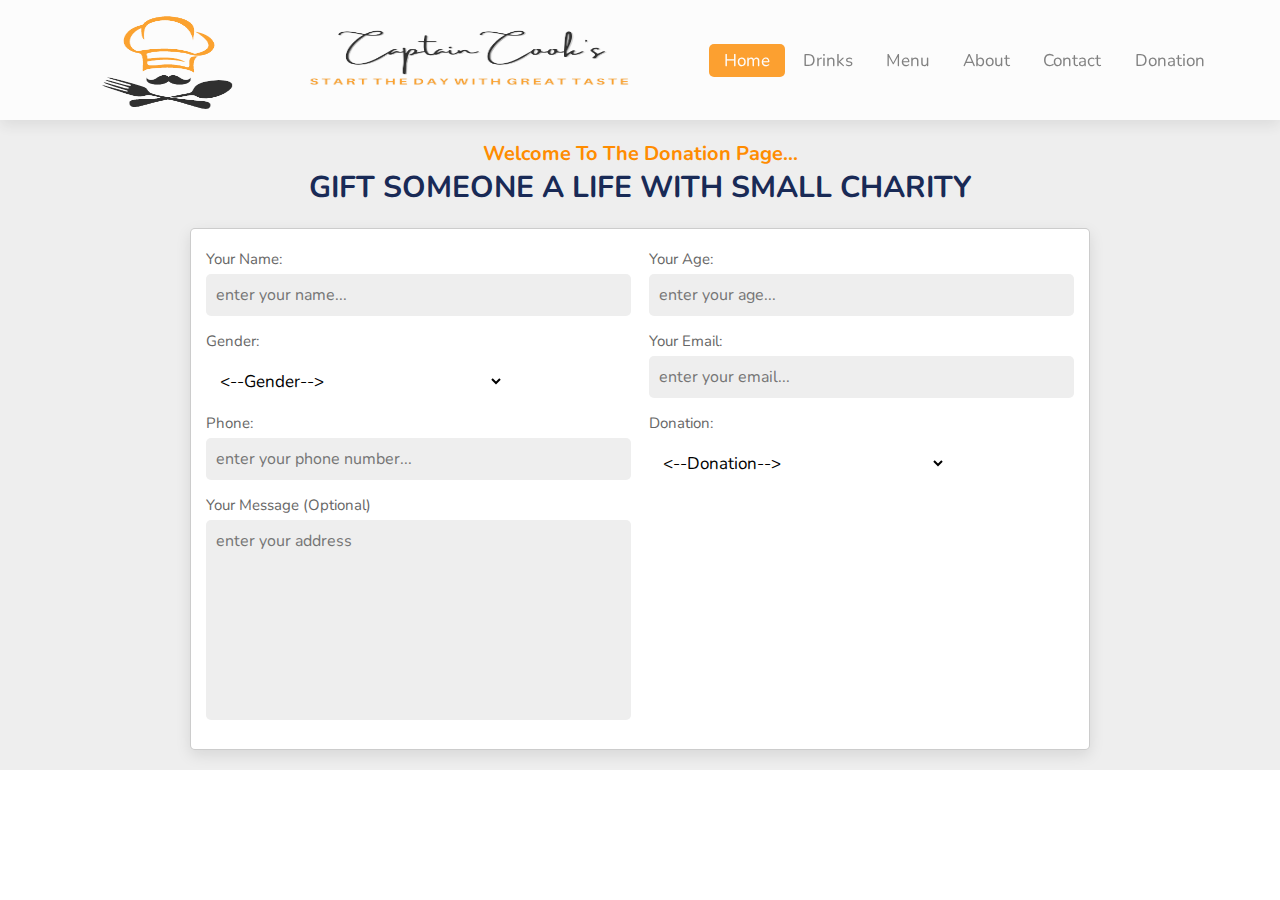
<file: donation.html>
<!DOCTYPE html>
<html>
<head>
	<meta charset="utf-8">
	<meta http-equiv="X-UA-Compatible" content="IE=edge">
	<meta name="viewport" content="width=device-width, initial-scale=1.0">
	<title>Cpatain Cook's - Donation</title>

	<!--cdn font awesome-->

    <link rel="stylesheet" href="https://unpkg.com/swiper@8/swiper-bundle.min.css"/>
   
   <!--font awesome cdn-->
	
	<link rel="stylesheet" type="text/css" href="https://cdnjs.cloudflare.com/ajax/libs/font-awesome/6.1.1/css/all.min.css">

	<!--CSS file link-->

	<link rel="stylesheet" type="text/css" href="css/donation.css">

</head>

<body>

	<!--header section start-->

    <header>
	   <img class="logo" src="images/logo (2).png" width="150" height="100">  <!-- edited -->
       <img class="logo logo2" src="imagess/logon.png" width="350" height="65">   <!-- edited -->

	 <nav class="navbar">
		<a class="abc" href="index.html">Home</a>
		<a href="drinks.html" target="blank">Drinks</a>
		<a href="menu.html" target="blank">Menu</a>
		<a href="about.html" target="blank">About</a>
		<a href="contact.html" target="blank">Contact </a>
		<a href="#">Donation</a>
	 </nav>

	  <div class="icon">
		<i class="fas fa-bars" id="menu-bars"></i>
	  </div>
    </header> 

 <!--header section ends-->


 <!--donation section start-->

  <section class="order">
	<h3 class="sub-heading">Welcome To The Donation Page... </h3>
	<h1 class="heading">Gift Someone a Life with Small Charity</h1>

	<form action="">
		
		<div class="inputBox">
			
			<div class="input">
				<span>Your Name:</span>
				<input type="text" placeholder="enter your name..." required>
			</div>

			<div class="input">
				<span>Your Age:</span>
				<input type="number" placeholder="enter your age..." required>
			</div>

			<div class="input">
				<span>Gender:</span>
				<select name="gender" id="gender" required>
							<option value=""><--Gender--></option>
								<option value="male">Male</option>
								<option value="female">Female</option>
								<option value="other">Other</option>
				</select>				
			</div>

			<div class="input">
				<span>Your Email:</span>
				<input type="email" placeholder="enter your email..." required>
			</div>

		</div>

		<div class="inputBox">
			
			<div class="input">
				<span>Phone:</span>
				<input type="number" placeholder="enter your phone number..." required>
			</div>

			<div class="input">
				<span>Donation:</span>
				<select name="donation" id="donation" required>
							<option value=""><--Donation--></option>
								<option value="10">10</option>
								<option value="20">20</option>
								<option value="30">30</option>
								<option value="40">40</option>
								<option value="50">50</option>
								<option value="60">60</option>
								<option value="70">70</option>
								<option value="80">80</option>
								<option value="90">90</option>
								<option value="100">100</option>
								

				</select>
			</div>
			

		</div>
		
		<div class="inputBox">
			
			<!-- <div class="input">
				<span>Your Address</span>
				<textarea name="" placeholder="enter your address" id="" cols="30" rows="10"></textarea>
			</div> -->

			<div class="input">
				<span>Your Message (Optional)</span>
				<textarea name="" placeholder="enter your address" id="" cols="30" rows="10"></textarea>
			</div>

		</div>

     <!-- <input type="submit" value="order now" class="btn"> -->

	 <script src="https://checkout.razorpay.com/v1/payment-button.js" data-payment_button_id="pl_JRGbhHKZD9cZit" async> </script>
	

	  </form>
    </section>

 </div>

 <!--donation section end--> 



  <script src="js/script.js"></script>

 

</body>
</html>
</file>
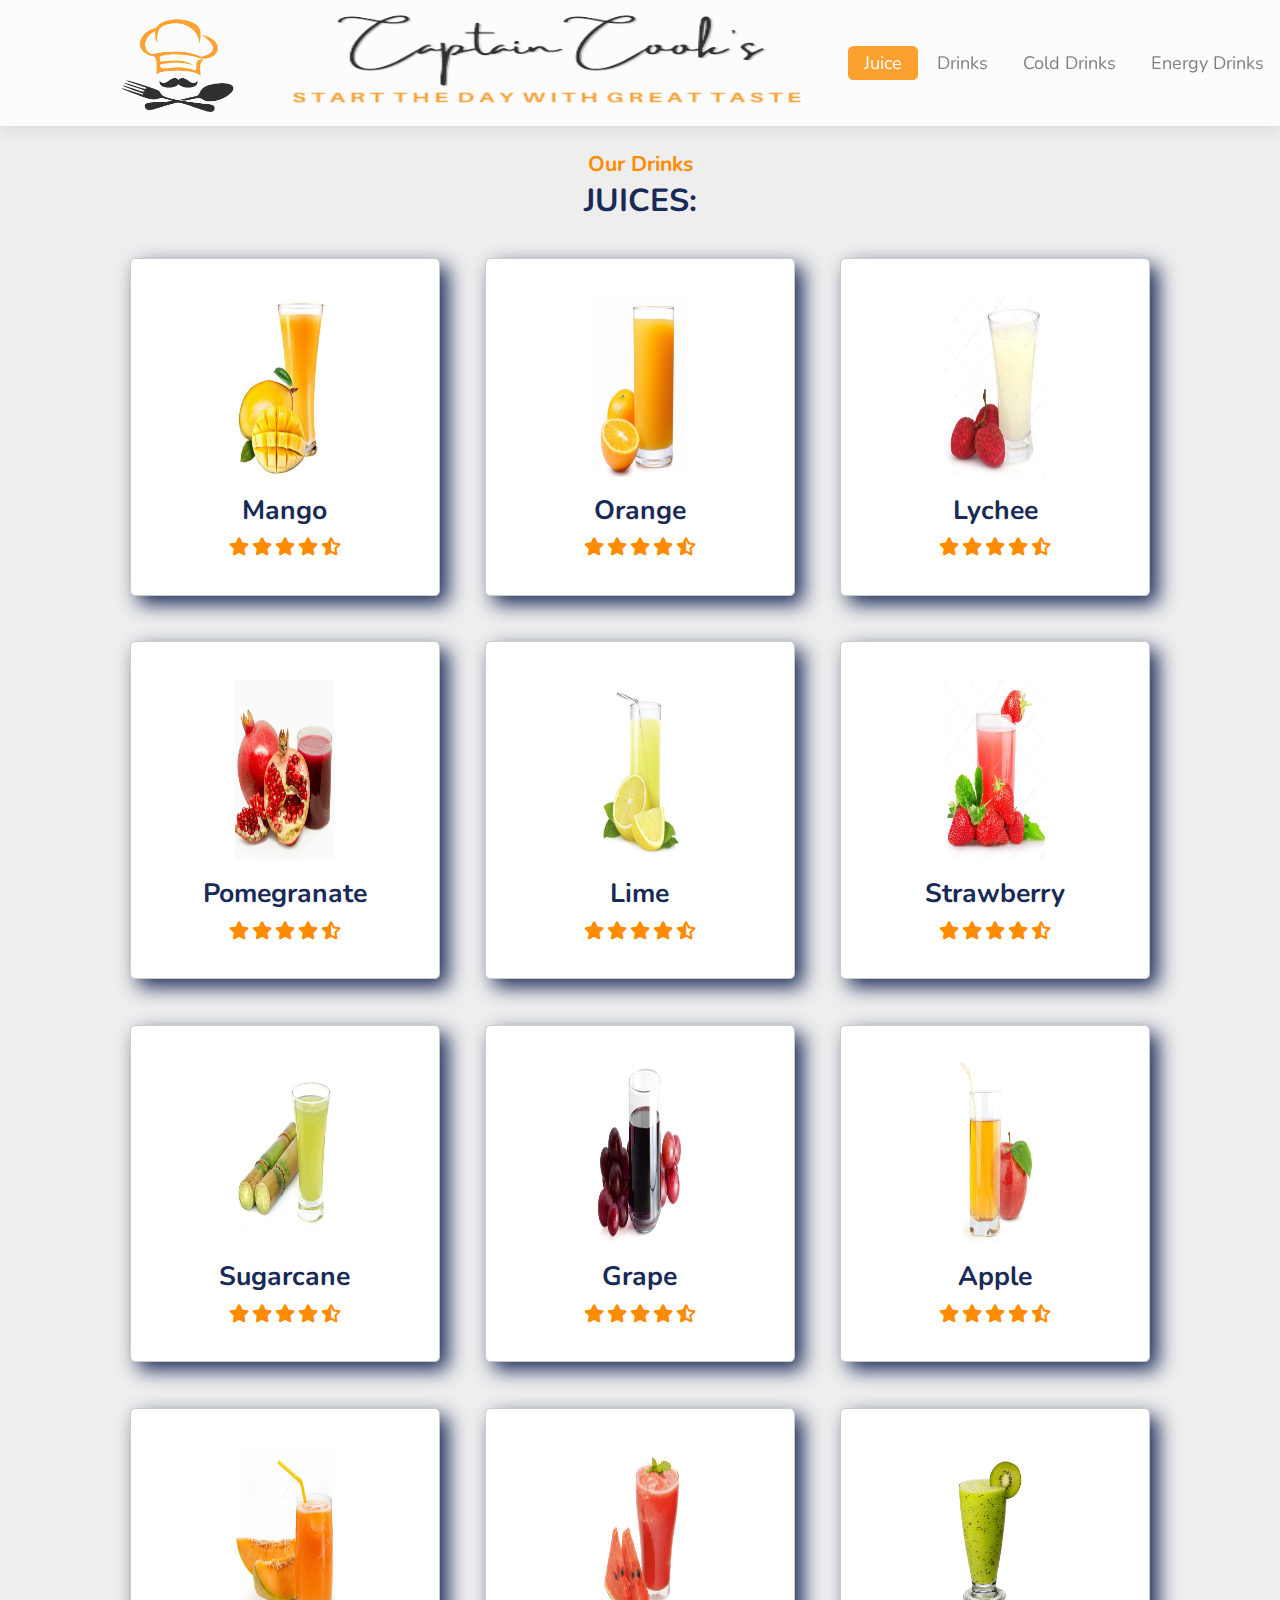
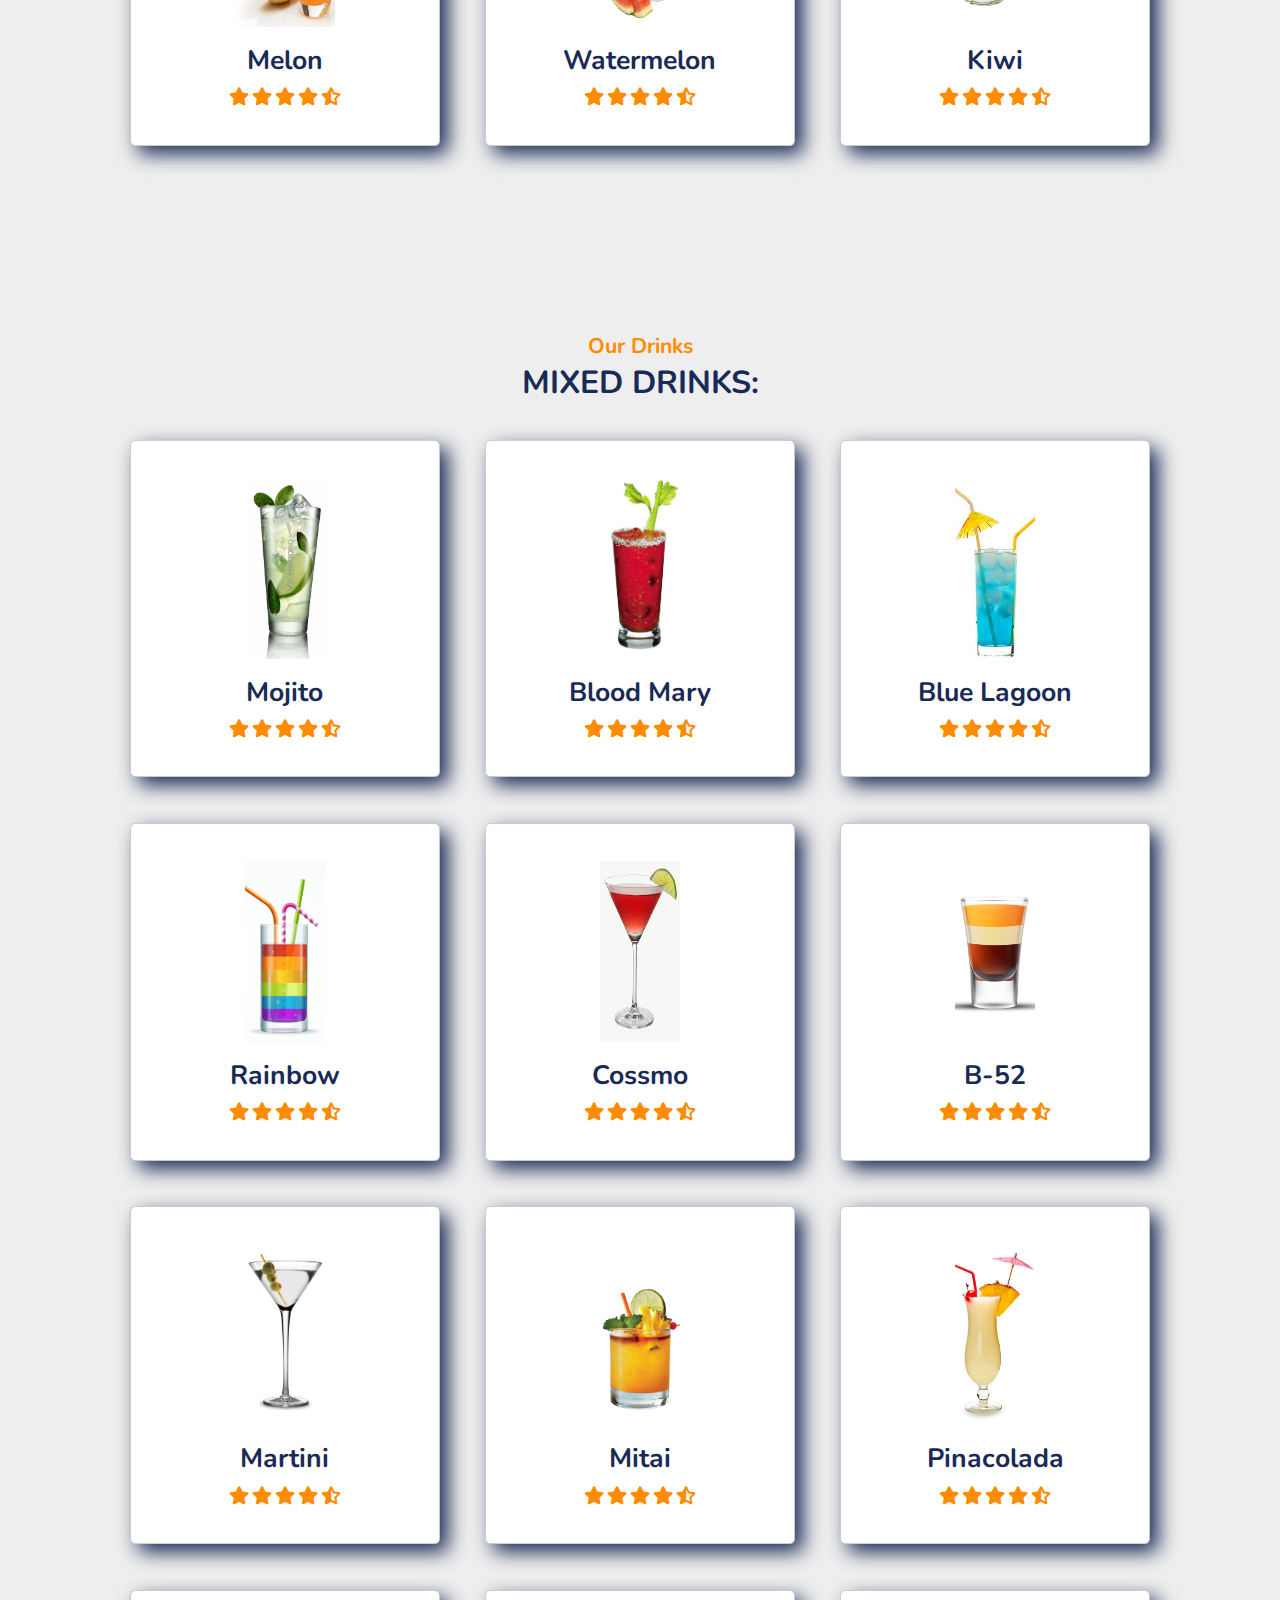
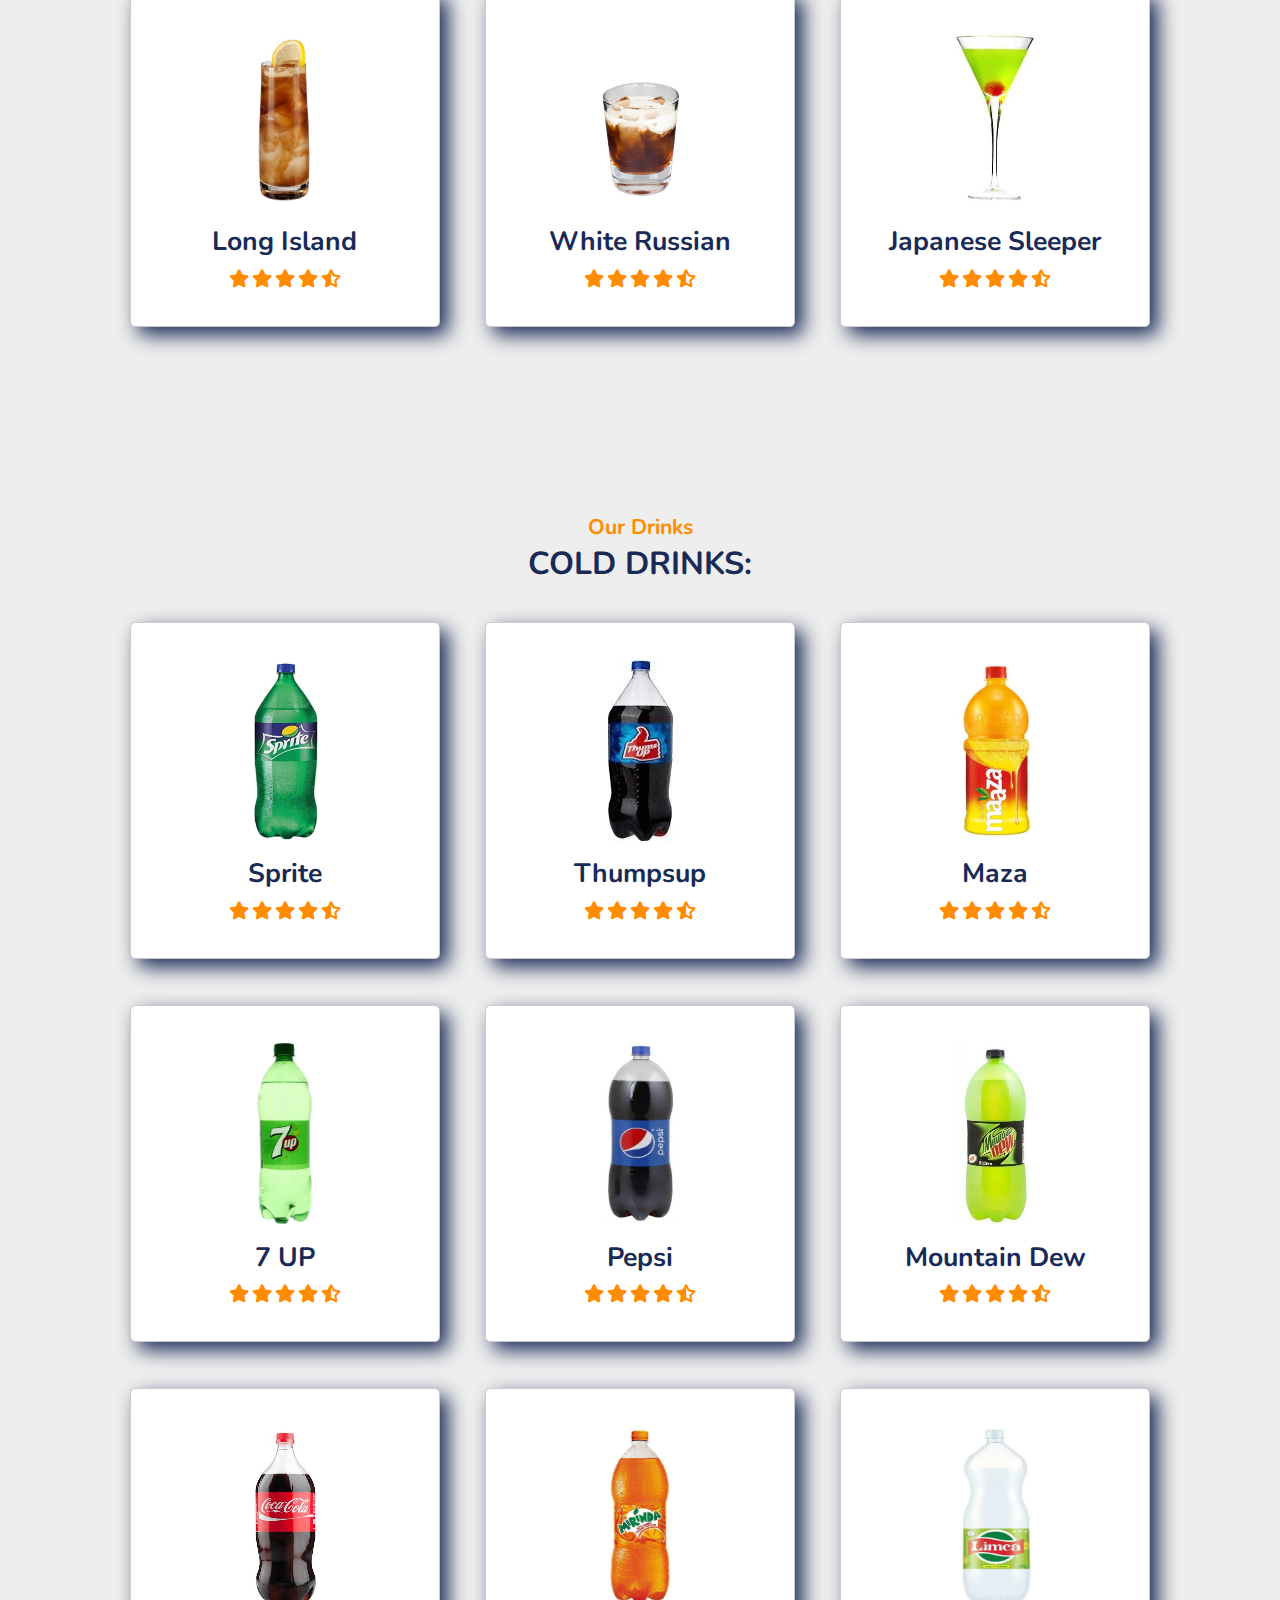
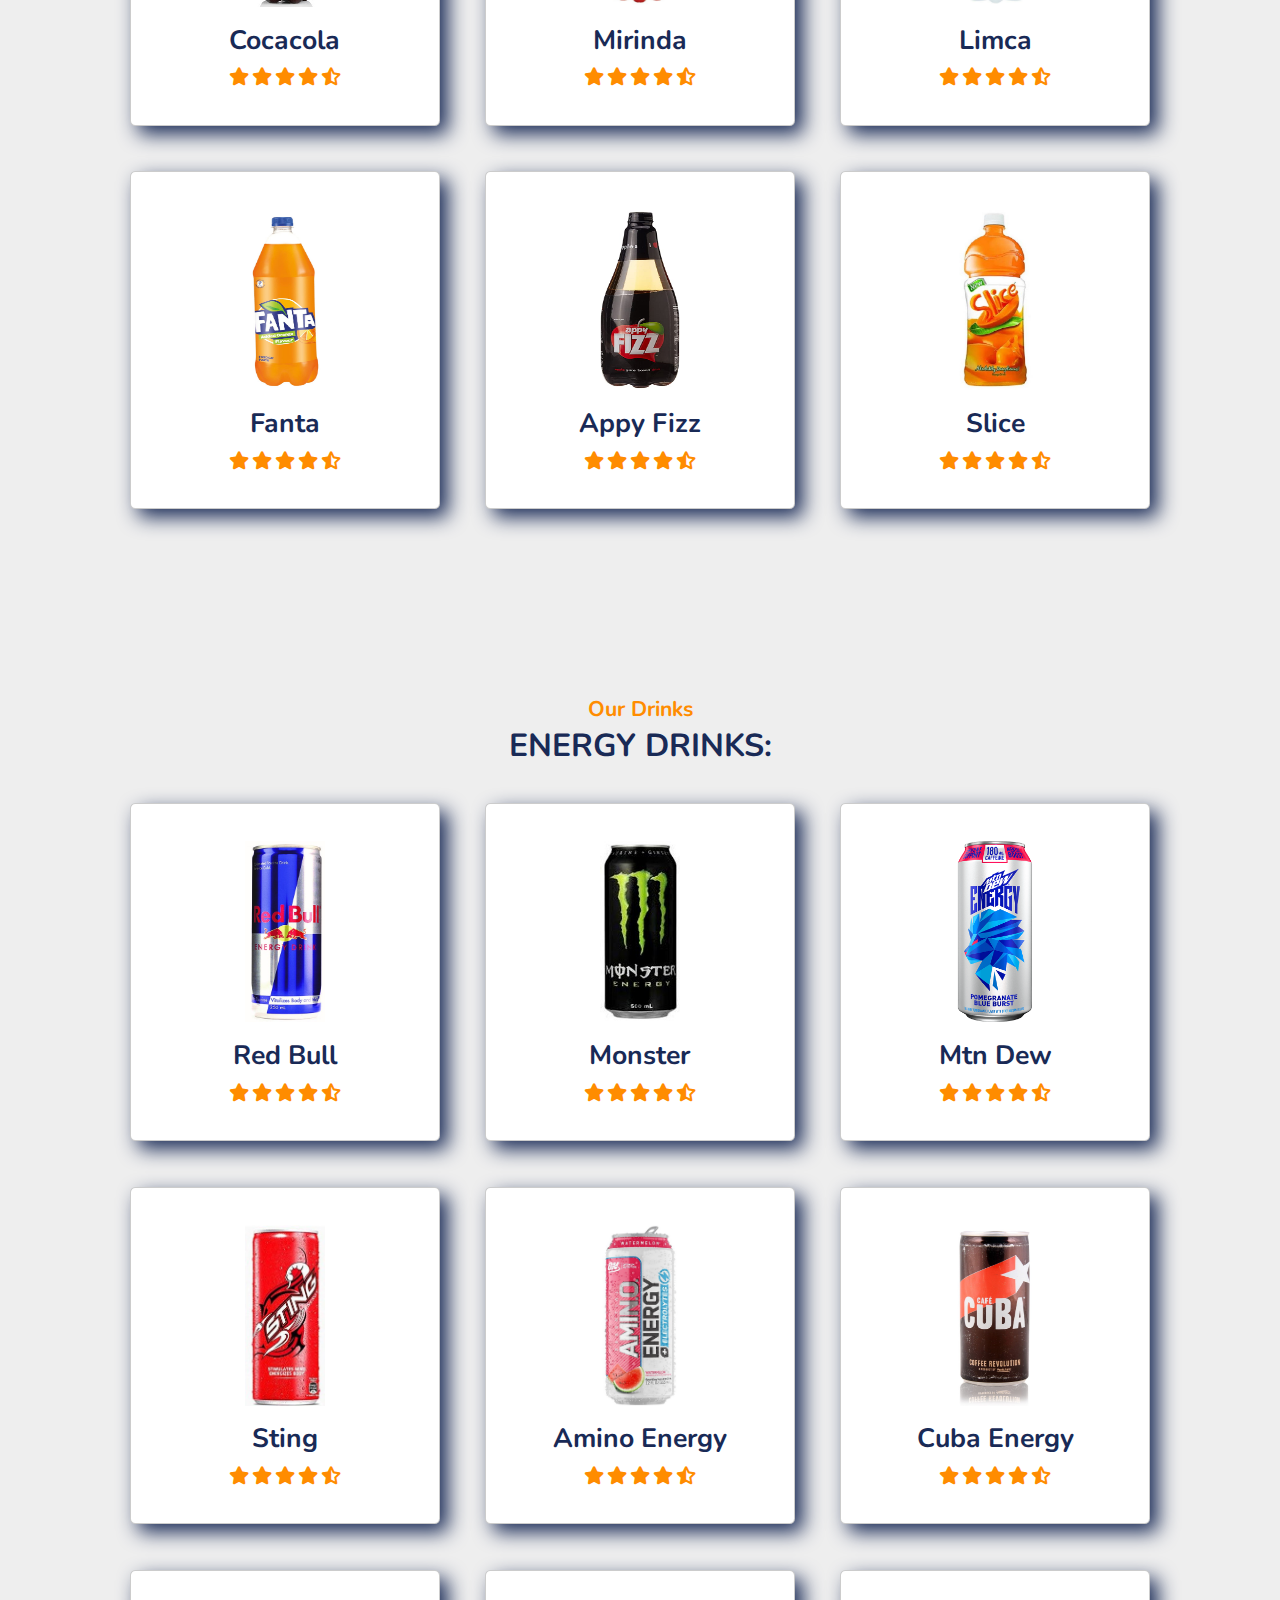
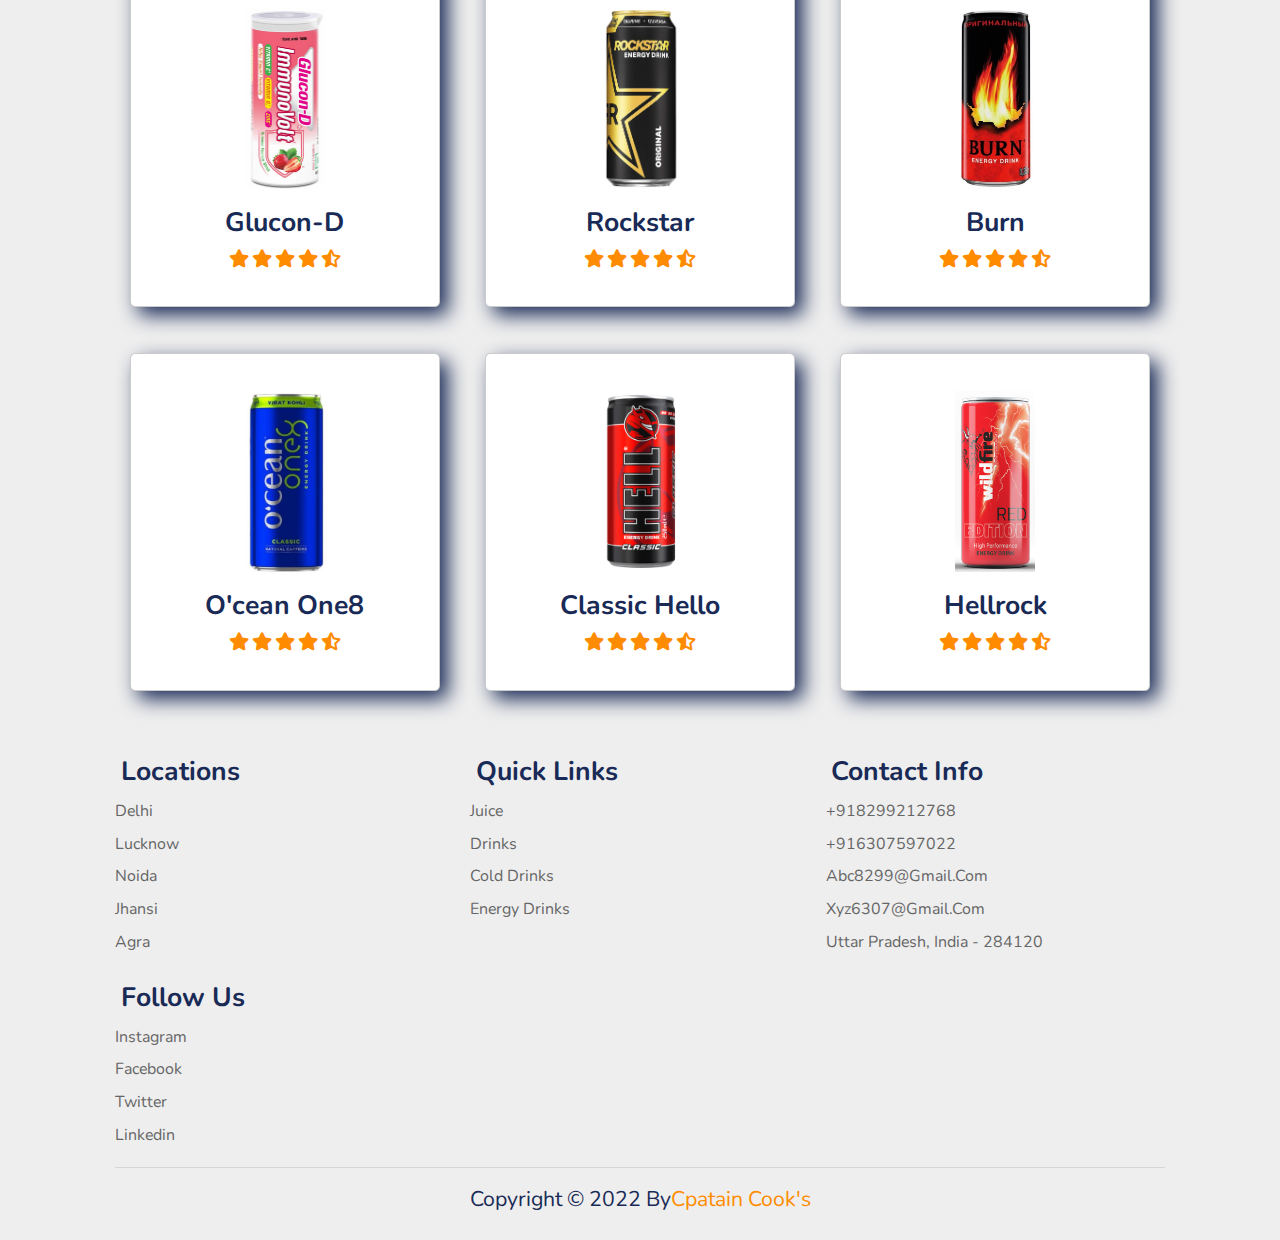
<file: drinks.html>
<!DOCTYPE html>
<html>
<head>
	<meta charset="utf-8">
	<meta http-equiv="X-UA-Compatible" content="IE=edge">
	<meta name="viewport" content="width=device-width, initial-scale=1">
	<title>Drinks</title>

      <!--font awesome cdn link-->

	<link rel="stylesheet" type="text/css" href="https://cdnjs.cloudflare.com/ajax/libs/font-awesome/6.1.1/css/all.min.css">
      
      <!--css file link-->
	<link rel="stylesheet" type="text/css" href="css/drinks1.css">

</head>

<body>

	<!--header section start-->

<header>
	   <img class="logo" src="images/logo (2).png" width="150" height="100">  <!-- edited -->
     <img class="logo" src="imagess/logon.png" width="580" height="105">   <!-- edited -->

	<nav class="navbar">
		<a class="abc" href="#juice">Juice</a>
		<a href="#mixeddrinks">Drinks</a>
		<a href="#colddrinks">Cold Drinks</a>
		<a href="#energydrinks">Energy Drinks</a>
		

	<div class="icon">
		<i class="fas fa-bars" id="menu-bars"></i>
	</div>
</header>

<!--header section ends-->





	<!--Drinks section Start-->

	<section class="drinks" id="juice">

		<h1 class="sub-heading"> Our Drinks</h1>
		<h3 class="heading">Juices:</h3>

		<div class="box-container">
			
			<div class="box">
				<a href="#" class="fas fa-heart"></a>
				<a href="#" class="fas fa-eye"></a>
				<img src="images/mango.jpg" width="100" height="130">
				<h3>Mango</h3>
				<div class="stars">
					<i class="fas fa-star"></i>
					<i class="fas fa-star"></i>
					<i class="fas fa-star"></i>
					<i class="fas fa-star"></i>
					<i class="fas fa-star-half-alt"></i>
				</div>
				
			</div>

			<div class="box">
				<a href="#" class="fas fa-heart"></a>
				<a href="#" class="fas fa-eye"></a>
				<img src="images/orange.jpg" width="100" height="130">
				<h3>Orange</h3>
				<div class="stars">
					<i class="fas fa-star"></i>
					<i class="fas fa-star"></i>
					<i class="fas fa-star"></i>
					<i class="fas fa-star"></i>
					<i class="fas fa-star-half-alt"></i>
				</div>

			</div>

			<div class="box">
				<a href="#" class="fas fa-heart"></a>
				<a href="#" class="fas fa-eye"></a>
				<img src="images/lychee.jpg" width="100" height="130">
				<h3>Lychee</h3>
				<div class="stars">
					<i class="fas fa-star"></i>
					<i class="fas fa-star"></i>
					<i class="fas fa-star"></i>
					<i class="fas fa-star"></i>
					<i class="fas fa-star-half-alt"></i>
				</div>
				
			</div>

			<div class="box">
				<a href="#" class="fas fa-heart"></a>
				<a href="#" class="fas fa-eye"></a>
				<img src="images/Pomegranate.jpg" width="100" height="130">
				<h3>Pomegranate</h3>
				<div class="stars">
					<i class="fas fa-star"></i>
					<i class="fas fa-star"></i>
					<i class="fas fa-star"></i>
					<i class="fas fa-star"></i>
					<i class="fas fa-star-half-alt"></i>
				</div>
				
			</div>

			<div class="box">
				<a href="#" class="fas fa-heart"></a>
				<a href="#" class="fas fa-eye"></a>
				 <img src="images/lime.jpg" width="100" height="130">
				<h3>Lime</h3>
				<div class="stars">
					<i class="fas fa-star"></i>
					<i class="fas fa-star"></i>
					<i class="fas fa-star"></i>
					<i class="fas fa-star"></i>
					<i class="fas fa-star-half-alt"></i>
				</div>
				
			</div>

			<div class="box">
				<a href="#" class="fas fa-heart"></a>
				<a href="#" class="fas fa-eye"></a>
				<img src="images/strawberry.jpg" width="100" height="130">
				<h3>Strawberry</h3>
				<div class="stars">
					<i class="fas fa-star"></i>
					<i class="fas fa-star"></i>
					<i class="fas fa-star"></i>
					<i class="fas fa-star"></i>
					<i class="fas fa-star-half-alt"></i>
				</div>

			</div>

			<div class="box">
				<a href="#" class="fas fa-heart"></a>
				<a href="#" class="fas fa-eye"></a>
				<img src="images/sugarcane.jpg" width="100" height="130">
				<h3>Sugarcane</h3>
				<div class="stars">
					<i class="fas fa-star"></i>
					<i class="fas fa-star"></i>
					<i class="fas fa-star"></i>
					<i class="fas fa-star"></i>
					<i class="fas fa-star-half-alt"></i>
				</div>
			
			</div>

			<div class="box">
				<a href="#" class="fas fa-heart"></a>
				<a href="#" class="fas fa-eye"></a>
				<img src="images/grape.jpg" width="100" height="130">
				<h3>Grape</h3>
				<div class="stars">
					<i class="fas fa-star"></i>
					<i class="fas fa-star"></i>
					<i class="fas fa-star"></i>
					<i class="fas fa-star"></i>
					<i class="fas fa-star-half-alt"></i>
				</div>

			</div>

			<div class="box">
				<a href="#" class="fas fa-heart"></a>
				<a href="#" class="fas fa-eye"></a>
				<img src="images/apple.jpeg" width="100" height="130">
				<h3>Apple</h3>
				<div class="stars">
					<i class="fas fa-star"></i>
					<i class="fas fa-star"></i>
					<i class="fas fa-star"></i>
					<i class="fas fa-star"></i>
					<i class="fas fa-star-half-alt"></i>
				</div>

			</div>

			<div class="box">
				<a href="#" class="fas fa-heart"></a>
				<a href="#" class="fas fa-eye"></a>
				<img src="images/melon.jpg" width="100" height="130">
				<h3>Melon</h3>
				<div class="stars">
					<i class="fas fa-star"></i>
					<i class="fas fa-star"></i>
					<i class="fas fa-star"></i>
					<i class="fas fa-star"></i>
					<i class="fas fa-star-half-alt"></i>
				</div>

			</div>

			<div class="box">
				<a href="#" class="fas fa-heart"></a>
				<a href="#" class="fas fa-eye"></a>
				<img src="images/watermelon.png" width="100" height="130">
				<h3>Watermelon</h3>
				<div class="stars">
					<i class="fas fa-star"></i>
					<i class="fas fa-star"></i>
					<i class="fas fa-star"></i>
					<i class="fas fa-star"></i>
					<i class="fas fa-star-half-alt"></i>
				</div>

			</div>

			<div class="box">
				<a href="#" class="fas fa-heart"></a>
				<a href="#" class="fas fa-eye"></a>
				<img src="images/juice3.png" width="100" height="130">
				<h3>Kiwi</h3>
				<div class="stars">
					<i class="fas fa-star"></i>
					<i class="fas fa-star"></i>
					<i class="fas fa-star"></i>
					<i class="fas fa-star"></i>
					<i class="fas fa-star-half-alt"></i>
				</div>

			</div>







		</div>
		
	</section>

	<!--Drinks secrion end-->

	<!-- Mixed Drinks section Start-->


<section class="drinks" id="mixeddrinks">

		<h1 class="sub-heading"> Our Drinks</h1>
		<h3 class="heading">Mixed Drinks:</h3>

		<div class="box-container">
			
			<div class="box">
				<a href="#" class="fas fa-heart"></a>
				<a href="#" class="fas fa-eye"></a>
                <img src="images/mojito.jpg" alt="item1" width="80" height="170">
				<h3>Mojito</h3>
				<div class="stars">
					<i class="fas fa-star"></i>
					<i class="fas fa-star"></i>
					<i class="fas fa-star"></i>
					<i class="fas fa-star"></i>
					<i class="fas fa-star-half-alt"></i>
				</div>
				
			</div>

			<div class="box">
				<a href="#" class="fas fa-heart"></a>
				<a href="#" class="fas fa-eye"></a>
				<img src="images/bloodmary.jpg" alt="item2" width="80" height="170">
				<h3>Blood Mary</h3>
				<div class="stars">
					<i class="fas fa-star"></i>
					<i class="fas fa-star"></i>
					<i class="fas fa-star"></i>
					<i class="fas fa-star"></i>
					<i class="fas fa-star-half-alt"></i>
				</div>

			</div>

			<div class="box">
				<a href="#" class="fas fa-heart"></a>
				<a href="#" class="fas fa-eye"></a>
				<img src="images/bluelagoon.jpg" alt="item3" width="80" height="170">
				<h3>Blue Lagoon</h3>
				<div class="stars">
					<i class="fas fa-star"></i>
					<i class="fas fa-star"></i>
					<i class="fas fa-star"></i>
					<i class="fas fa-star"></i>
					<i class="fas fa-star-half-alt"></i>
				</div>

			</div>

			<div class="box">
				<a href="#" class="fas fa-heart"></a>
				<a href="#" class="fas fa-eye"></a>
				<img src="images/rainbow.jpg" alt="item1" width="80" height="170">
				<h3>Rainbow</h3>
				<div class="stars">
					<i class="fas fa-star"></i>
					<i class="fas fa-star"></i>
					<i class="fas fa-star"></i>
					<i class="fas fa-star"></i>
					<i class="fas fa-star-half-alt"></i>
				</div>

			</div>

			<div class="box">
				<a href="#" class="fas fa-heart"></a>
				<a href="#" class="fas fa-eye"></a>
				<img src="images/cossmo.jpeg" alt="item2" width="80" height="170">
				<h3>Cossmo</h3>
				<div class="stars">
					<i class="fas fa-star"></i>
					<i class="fas fa-star"></i>
					<i class="fas fa-star"></i>
					<i class="fas fa-star"></i>
					<i class="fas fa-star-half-alt"></i>
				</div>
			
			</div>

			<div class="box">
				<a href="#" class="fas fa-heart"></a>
				<a href="#" class="fas fa-eye"></a>
				<img src="images/b52.jpg" alt="item1" width="80" height="170">
				<h3>B-52</h3>
				<div class="stars">
					<i class="fas fa-star"></i>
					<i class="fas fa-star"></i>
					<i class="fas fa-star"></i>
					<i class="fas fa-star"></i>
					<i class="fas fa-star-half-alt"></i>
				</div>

			</div>

			<div class="box">
				<a href="#" class="fas fa-heart"></a>
				<a href="#" class="fas fa-eye"></a>
				<img src="images/martini.jpg" alt="item2" width="80" height="170">
				<h3>Martini</h3>
				<div class="stars">
					<i class="fas fa-star"></i>
					<i class="fas fa-star"></i>
					<i class="fas fa-star"></i>
					<i class="fas fa-star"></i>
					<i class="fas fa-star-half-alt"></i>
				</div>

			</div>

			<div class="box">
				<a href="#" class="fas fa-heart"></a>
				<a href="#" class="fas fa-eye"></a>
				<img src="images/maitai.jpeg" alt="item3" width="80" height="170">
				<h3>Mitai</h3>
				<div class="stars">
					<i class="fas fa-star"></i>
					<i class="fas fa-star"></i>
					<i class="fas fa-star"></i>
					<i class="fas fa-star"></i>
					<i class="fas fa-star-half-alt"></i>
				</div>
				
			</div>

			<div class="box">
				<a href="#" class="fas fa-heart"></a>
				<a href="#" class="fas fa-eye"></a>
				<img src="images/pinacolada.jpg" alt="item1" width="80" height="170">
				<h3>Pinacolada</h3>
				<div class="stars">
					<i class="fas fa-star"></i>
					<i class="fas fa-star"></i>
					<i class="fas fa-star"></i>
					<i class="fas fa-star"></i>
					<i class="fas fa-star-half-alt"></i>
				</div>
			
			</div>

			<div class="box">
				<a href="#" class="fas fa-heart"></a>
				<a href="#" class="fas fa-eye"></a>
				<img src="images/longisland.jpg" alt="item2" width="80" height="170">
				<h3>Long Island</h3>
				<div class="stars">
					<i class="fas fa-star"></i>
					<i class="fas fa-star"></i>
					<i class="fas fa-star"></i>
					<i class="fas fa-star"></i>
					<i class="fas fa-star-half-alt"></i>
				</div>
				
			</div>

			<div class="box">
				<a href="#" class="fas fa-heart"></a>
				<a href="#" class="fas fa-eye"></a>
				<img src="images/whiterussian.jpg" alt="item2" width="80" height="170">
				<h3>White Russian</h3>
				<div class="stars">
					<i class="fas fa-star"></i>
					<i class="fas fa-star"></i>
					<i class="fas fa-star"></i>
					<i class="fas fa-star"></i>
					<i class="fas fa-star-half-alt"></i>
				</div>
				
			</div>

			<div class="box">
				<a href="#" class="fas fa-heart"></a>
				<a href="#" class="fas fa-eye"></a>
				<img src="images/japanese.jpg" alt="item2" width="80" height="170">
				<h3>Japanese Sleeper</h3>
				<div class="stars">
					<i class="fas fa-star"></i>
					<i class="fas fa-star"></i>
					<i class="fas fa-star"></i>
					<i class="fas fa-star"></i>
					<i class="fas fa-star-half-alt"></i>
				</div>
				
			</div>

        </div>
		
	</section>

	<!-- Mixed Drinks section end-->

<!-- Cold Drinks section Start-->


<section class="drinks" id="colddrinks">

		<h1 class="sub-heading"> Our Drinks</h1>
		<h3 class="heading">Cold Drinks:</h3>

		<div class="box-container">
			
			<div class="box">
				<a href="#" class="fas fa-heart"></a>
				<a href="#" class="fas fa-eye"></a>
                <img src="images/sprite.jpg" alt="item1" width="80" height="240">
				<h3>Sprite</h3>
				<div class="stars">
					<i class="fas fa-star"></i>
					<i class="fas fa-star"></i>
					<i class="fas fa-star"></i>
					<i class="fas fa-star"></i>
					<i class="fas fa-star-half-alt"></i>
				</div>

			</div>

			<div class="box">
				<a href="#" class="fas fa-heart"></a>
				<a href="#" class="fas fa-eye"></a>
				<img src="images/thumpsup.jpeg" alt="item2" width="80" height="210">
				<h3>Thumpsup</h3>
				<div class="stars">
					<i class="fas fa-star"></i>
					<i class="fas fa-star"></i>
					<i class="fas fa-star"></i>
					<i class="fas fa-star"></i>
					<i class="fas fa-star-half-alt"></i>
				</div>
			</div>

			<div class="box">
				<a href="#" class="fas fa-heart"></a>
				<a href="#" class="fas fa-eye"></a>
				<img src="images/maaza.jpg" alt="item3" width="80" height="210">
				<h3>Maza</h3>
				<div class="stars">
					<i class="fas fa-star"></i>
					<i class="fas fa-star"></i>
					<i class="fas fa-star"></i>
					<i class="fas fa-star"></i>
					<i class="fas fa-star-half-alt"></i>
				</div>
				
			</div>

			<div class="box">
				<a href="#" class="fas fa-heart"></a>
				<a href="#" class="fas fa-eye"></a>
				<img src="images/7up.jpg" alt="item1" width="80" height="210">
				<h3>7 UP</h3>
				<div class="stars">
					<i class="fas fa-star"></i>
					<i class="fas fa-star"></i>
					<i class="fas fa-star"></i>
					<i class="fas fa-star"></i>
					<i class="fas fa-star-half-alt"></i>
				</div>
				
			</div>

			<div class="box">
				<a href="#" class="fas fa-heart"></a>
				<a href="#" class="fas fa-eye"></a>
				<img src="images/pepsi.jpg" alt="item2" width="80" height="210">
				<h3>Pepsi</h3>
				<div class="stars">
					<i class="fas fa-star"></i>
					<i class="fas fa-star"></i>
					<i class="fas fa-star"></i>
					<i class="fas fa-star"></i>
					<i class="fas fa-star-half-alt"></i>
				</div>
				
			</div>

			<div class="box">
				<a href="#" class="fas fa-heart"></a>
				<a href="#" class="fas fa-eye"></a>
				<img src="images/dew.jpeg" alt="item1" width="80" height="210">
				<h3>Mountain Dew</h3>
				<div class="stars">
					<i class="fas fa-star"></i>
					<i class="fas fa-star"></i>
					<i class="fas fa-star"></i>
					<i class="fas fa-star"></i>
					<i class="fas fa-star-half-alt"></i>
				</div>
				
			</div>

			<div class="box">
				<a href="#" class="fas fa-heart"></a>
				<a href="#" class="fas fa-eye"></a>
				<img src="images/cocacola.jpg" alt="item2" width="80" height="210">
				<h3>Cocacola</h3>
				<div class="stars">
					<i class="fas fa-star"></i>
					<i class="fas fa-star"></i>
					<i class="fas fa-star"></i>
					<i class="fas fa-star"></i>
					<i class="fas fa-star-half-alt"></i>
				</div>
				
			</div>

			<div class="box">
				<a href="#" class="fas fa-heart"></a>
				<a href="#" class="fas fa-eye"></a>
				<img src="images/mirinda.jpg" alt="item3" width="100" height="210">
				<h3>Mirinda</h3>
				<div class="stars">
					<i class="fas fa-star"></i>
					<i class="fas fa-star"></i>
					<i class="fas fa-star"></i>
					<i class="fas fa-star"></i>
					<i class="fas fa-star-half-alt"></i>
				</div>
				
			</div>

			<div class="box">
				<a href="#" class="fas fa-heart"></a>
				<a href="#" class="fas fa-eye"></a>
				<img src="images/limca.jpg" alt="item1" width="80" height="210">
				<h3>Limca</h3>
				<div class="stars">
					<i class="fas fa-star"></i>
					<i class="fas fa-star"></i>
					<i class="fas fa-star"></i>
					<i class="fas fa-star"></i>
					<i class="fas fa-star-half-alt"></i>
				</div>
				
			</div>

			<div class="box">
				<a href="#" class="fas fa-heart"></a>
				<a href="#" class="fas fa-eye"></a>
				<img src="images/fanta.jpg" alt="item2" width="80" height="210">
				<h3>Fanta</h3>
				<div class="stars">
					<i class="fas fa-star"></i>
					<i class="fas fa-star"></i>
					<i class="fas fa-star"></i>
					<i class="fas fa-star"></i>
					<i class="fas fa-star-half-alt"></i>
				</div>
				
			</div>

			<div class="box">
				<a href="#" class="fas fa-heart"></a>
				<a href="#" class="fas fa-eye"></a>
				<img src="images/fizz.jpg" alt="item2" width="80" height="210">
				<h3>Appy Fizz</h3>
				<div class="stars">
					<i class="fas fa-star"></i>
					<i class="fas fa-star"></i>
					<i class="fas fa-star"></i>
					<i class="fas fa-star"></i>
					<i class="fas fa-star-half-alt"></i>
				</div>
				
			</div>

			<div class="box">
				<a href="#" class="fas fa-heart"></a>
				<a href="#" class="fas fa-eye"></a>
				<img src="images/slice.jpeg" alt="item2" width="80" height="210">
				<h3>Slice</h3>
				<div class="stars">
					<i class="fas fa-star"></i>
					<i class="fas fa-star"></i>
					<i class="fas fa-star"></i>
					<i class="fas fa-star"></i>
					<i class="fas fa-star-half-alt"></i>
				</div>
				
			</div>

        </div>
		
	</section>

	<!-- Cold Drinks section end-->


	<!-- Energy Drinks section Start-->


<section class="drinks" id="energydrinks">

		<h1 class="sub-heading"> Our Drinks</h1>
		<h3 class="heading">Energy Drinks:</h3>

		<div class="box-container">
			
			<div class="box">
				<a href="#" class="fas fa-heart"></a>
				<a href="#" class="fas fa-eye"></a>
                <img src="images/redbull.jpg" alt="item1" width="80" height="240">
				<h3>Red Bull</h3>
				<div class="stars">
					<i class="fas fa-star"></i>
					<i class="fas fa-star"></i>
					<i class="fas fa-star"></i>
					<i class="fas fa-star"></i>
					<i class="fas fa-star-half-alt"></i>
				</div>
				
			</div>

			<div class="box">
				<a href="#" class="fas fa-heart"></a>
				<a href="#" class="fas fa-eye"></a>
				<img src="images/monster.jpg" alt="item2" width="80" height="210">
				<h3>Monster</h3>
				<div class="stars">
					<i class="fas fa-star"></i>
					<i class="fas fa-star"></i>
					<i class="fas fa-star"></i>
					<i class="fas fa-star"></i>
					<i class="fas fa-star-half-alt"></i>
				</div>
				
			</div>

			<div class="box">
				<a href="#" class="fas fa-heart"></a>
				<a href="#" class="fas fa-eye"></a>
				<img src="images/mtndew.png" alt="item3" width="80" height="210">
				<h3>Mtn Dew</h3>
				<div class="stars">
					<i class="fas fa-star"></i>
					<i class="fas fa-star"></i>
					<i class="fas fa-star"></i>
					<i class="fas fa-star"></i>
					<i class="fas fa-star-half-alt"></i>
				</div>
				
			</div>

			<div class="box">
				<a href="#" class="fas fa-heart"></a>
				<a href="#" class="fas fa-eye"></a>
				<img src="images/stings.jpg" alt="item1" width="80" height="210">
				<h3>Sting</h3>
				<div class="stars">
					<i class="fas fa-star"></i>
					<i class="fas fa-star"></i>
					<i class="fas fa-star"></i>
					<i class="fas fa-star"></i>
					<i class="fas fa-star-half-alt"></i>
				</div>
				
			</div>

			<div class="box">
				<a href="#" class="fas fa-heart"></a>
				<a href="#" class="fas fa-eye"></a>
				<img src="images/amino.jpeg" alt="item2" width="80" height="210">
				<h3>Amino Energy</h3>
				<div class="stars">
					<i class="fas fa-star"></i>
					<i class="fas fa-star"></i>
					<i class="fas fa-star"></i>
					<i class="fas fa-star"></i>
					<i class="fas fa-star-half-alt"></i>
				</div>
				
			</div>

			<div class="box">
				<a href="#" class="fas fa-heart"></a>
				<a href="#" class="fas fa-eye"></a>
				<img src="images/cuba.jpg" alt="item1" width="80" height="210">
				<h3>Cuba Energy</h3>
				<div class="stars">
					<i class="fas fa-star"></i>
					<i class="fas fa-star"></i>
					<i class="fas fa-star"></i>
					<i class="fas fa-star"></i>
					<i class="fas fa-star-half-alt"></i>
				</div>
				
			</div>

			<div class="box">
				<a href="#" class="fas fa-heart"></a>
				<a href="#" class="fas fa-eye"></a>
				<img src="images/glucond.jpg" alt="item2" width="80" height="210">
				<h3>Glucon-D</h3>
				<div class="stars">
					<i class="fas fa-star"></i>
					<i class="fas fa-star"></i>
					<i class="fas fa-star"></i>
					<i class="fas fa-star"></i>
					<i class="fas fa-star-half-alt"></i>
				</div>
				
			</div>

			<div class="box">
				<a href="#" class="fas fa-heart"></a>
				<a href="#" class="fas fa-eye"></a>
				<img src="images/rockstar.jpeg" alt="item3" width="80" height="210">
				<h3>Rockstar</h3>
				<div class="stars">
					<i class="fas fa-star"></i>
					<i class="fas fa-star"></i>
					<i class="fas fa-star"></i>
					<i class="fas fa-star"></i>
					<i class="fas fa-star-half-alt"></i>
				</div>
				
			</div>

			<div class="box">
				<a href="#" class="fas fa-heart"></a>
				<a href="#" class="fas fa-eye"></a>
				<img src="images/burn.png" alt="item1" width="80" height="210">
				<h3>Burn</h3>
				<div class="stars">
					<i class="fas fa-star"></i>
					<i class="fas fa-star"></i>
					<i class="fas fa-star"></i>
					<i class="fas fa-star"></i>
					<i class="fas fa-star-half-alt"></i>
				</div>
				
			</div>

			<div class="box">
				<a href="#" class="fas fa-heart"></a>
				<a href="#" class="fas fa-eye"></a>
				<img src="images/ocean.jpg" alt="item2" width="80" height="210">
				<h3>O'cean One8</h3>
				<div class="stars">
					<i class="fas fa-star"></i>
					<i class="fas fa-star"></i>
					<i class="fas fa-star"></i>
					<i class="fas fa-star"></i>
					<i class="fas fa-star-half-alt"></i>
				</div>
				
			</div>

			<div class="box">
				<a href="#" class="fas fa-heart"></a>
				<a href="#" class="fas fa-eye"></a>
				<img src="images/hello.png" alt="item2" width="80" height="210">
				<h3>Classic Hello</h3>
				<div class="stars">
					<i class="fas fa-star"></i>
					<i class="fas fa-star"></i>
					<i class="fas fa-star"></i>
					<i class="fas fa-star"></i>
					<i class="fas fa-star-half-alt"></i>
				</div>
				
			</div>

			<div class="box">
				<a href="#" class="fas fa-heart"></a>
				<a href="#" class="fas fa-eye"></a>
				<img src="images/wildfire.png" alt="item2" width="80" height="210">
				<h3>Hellrock</h3>
				<div class="stars">
					<i class="fas fa-star"></i>
					<i class="fas fa-star"></i>
					<i class="fas fa-star"></i>
					<i class="fas fa-star"></i>
					<i class="fas fa-star-half-alt"></i>
				</div>
				
			</div>

        </div>
		
	</section>

	<!-- Energy Drinks section end-->


	<!--footer section start-->

<section class="footer">
    
    <div class="box-container">
        
        <div class="box">
            <h3>Locations</h3>
            <a href="#">Delhi</a>
            <a href="#">Lucknow</a>
            <a href="#">Noida</a>
            <a href="#">Jhansi</a>
            <a href="#">Agra</a>
        </div>

        <div class="box">
            <h3>Quick Links</h3>
            <a href="#juice">Juice</a>
            <a href="#mixeddrinks">Drinks</a>
            <a href="#colddrinks">Cold Drinks</a>
            <a href="#energydrinks">Energy Drinks</a>
            
        </div>

        <div class="box">
            <h3>Contact Info</h3>
            <a href="#">+918299212768</a>
            <a href="#">+916307597022</a>
            <a href="#">abc8299@gmail.com</a>
            <a href="#">xyz6307@gmail.com</a>
            <a href="#">Uttar Pradesh, India - 284120</a>
        </div>

        <div class="box">
            <h3>Follow Us</h3>
            <a href="#">Instagram</a>
            <a href="#">Facebook</a>
            <a href="#">Twitter</a>
            <a href="#">Linkedin</a>
           
        </div>
 </div>
        <div class="credit"> copyright ©   2022 by <span> Cpatain Cook's</span></div>

   

</section>

<!--footer section end-->


<script src="https://unpkg.com/swiper@8/swiper-bundle.min.js"></script>

<!--java script file link-->
	<script src="js/script.js"></script>
	

</body>
</html>
</file>
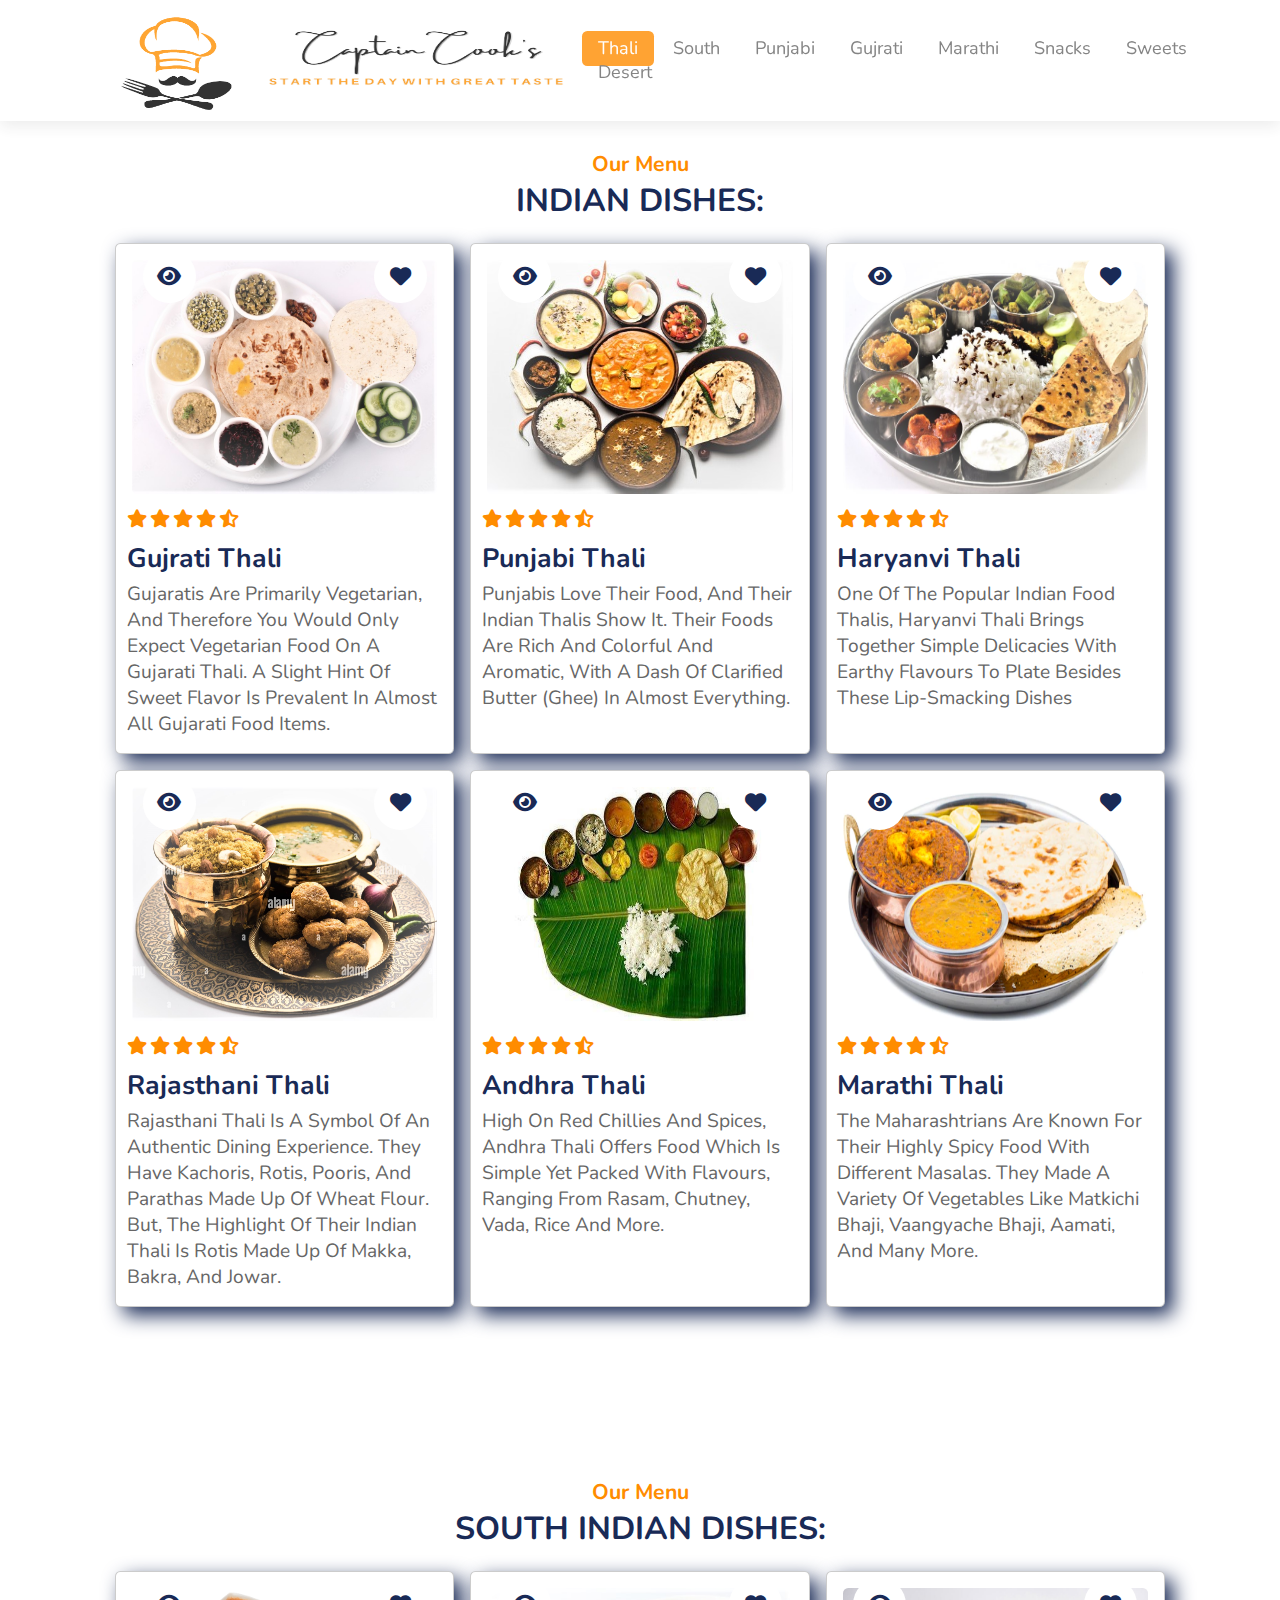
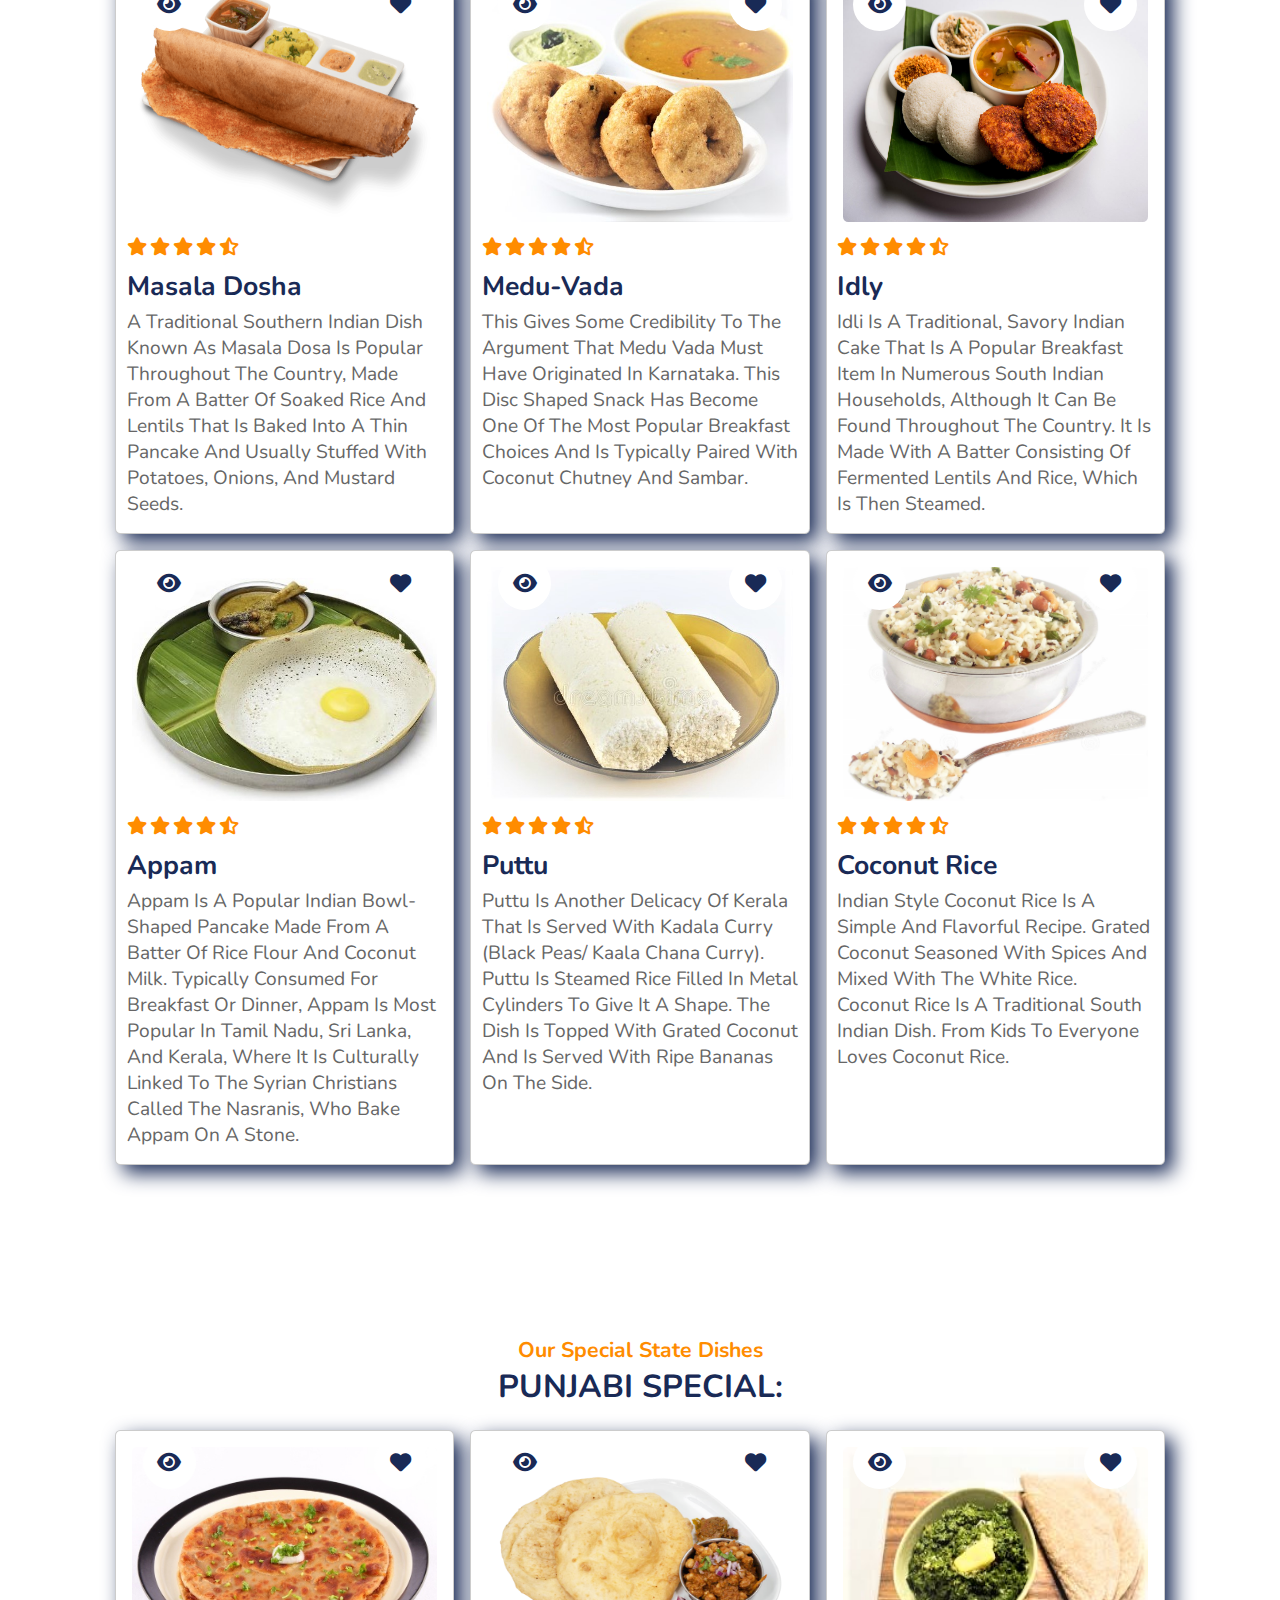
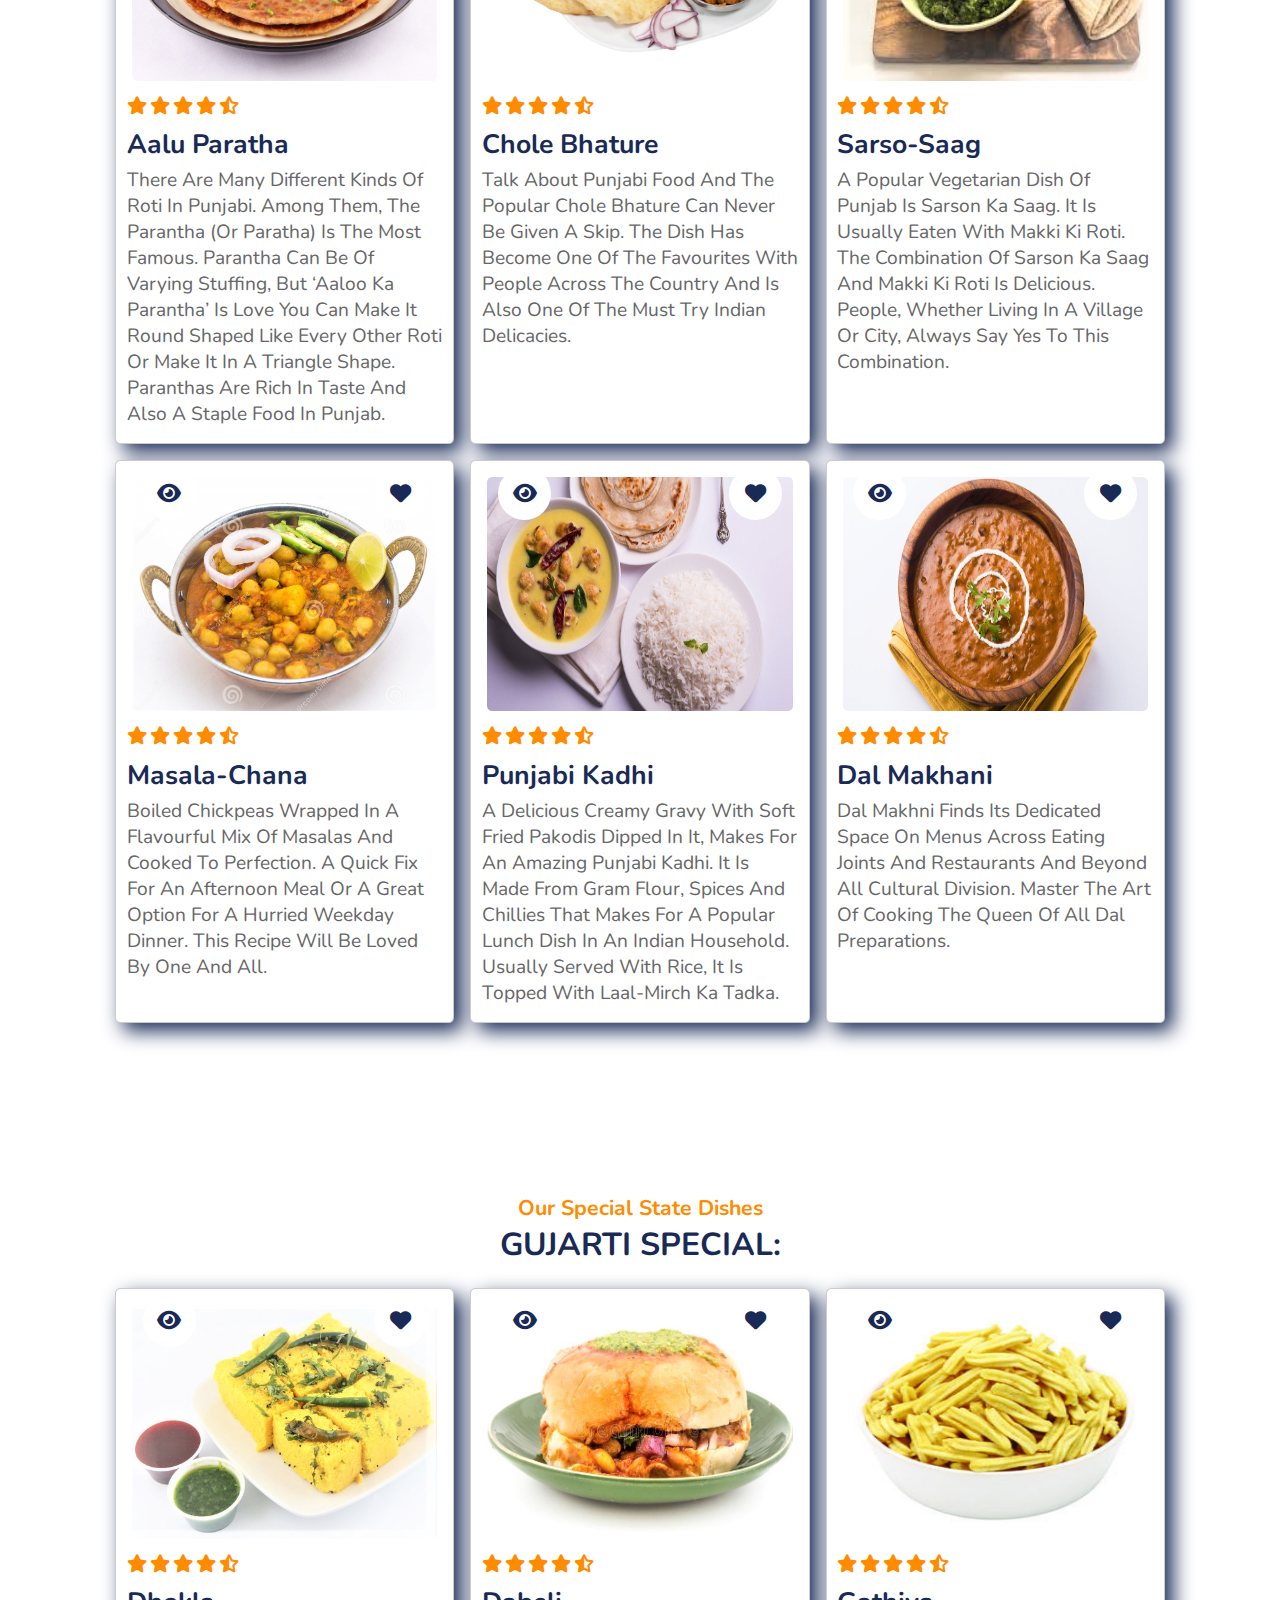
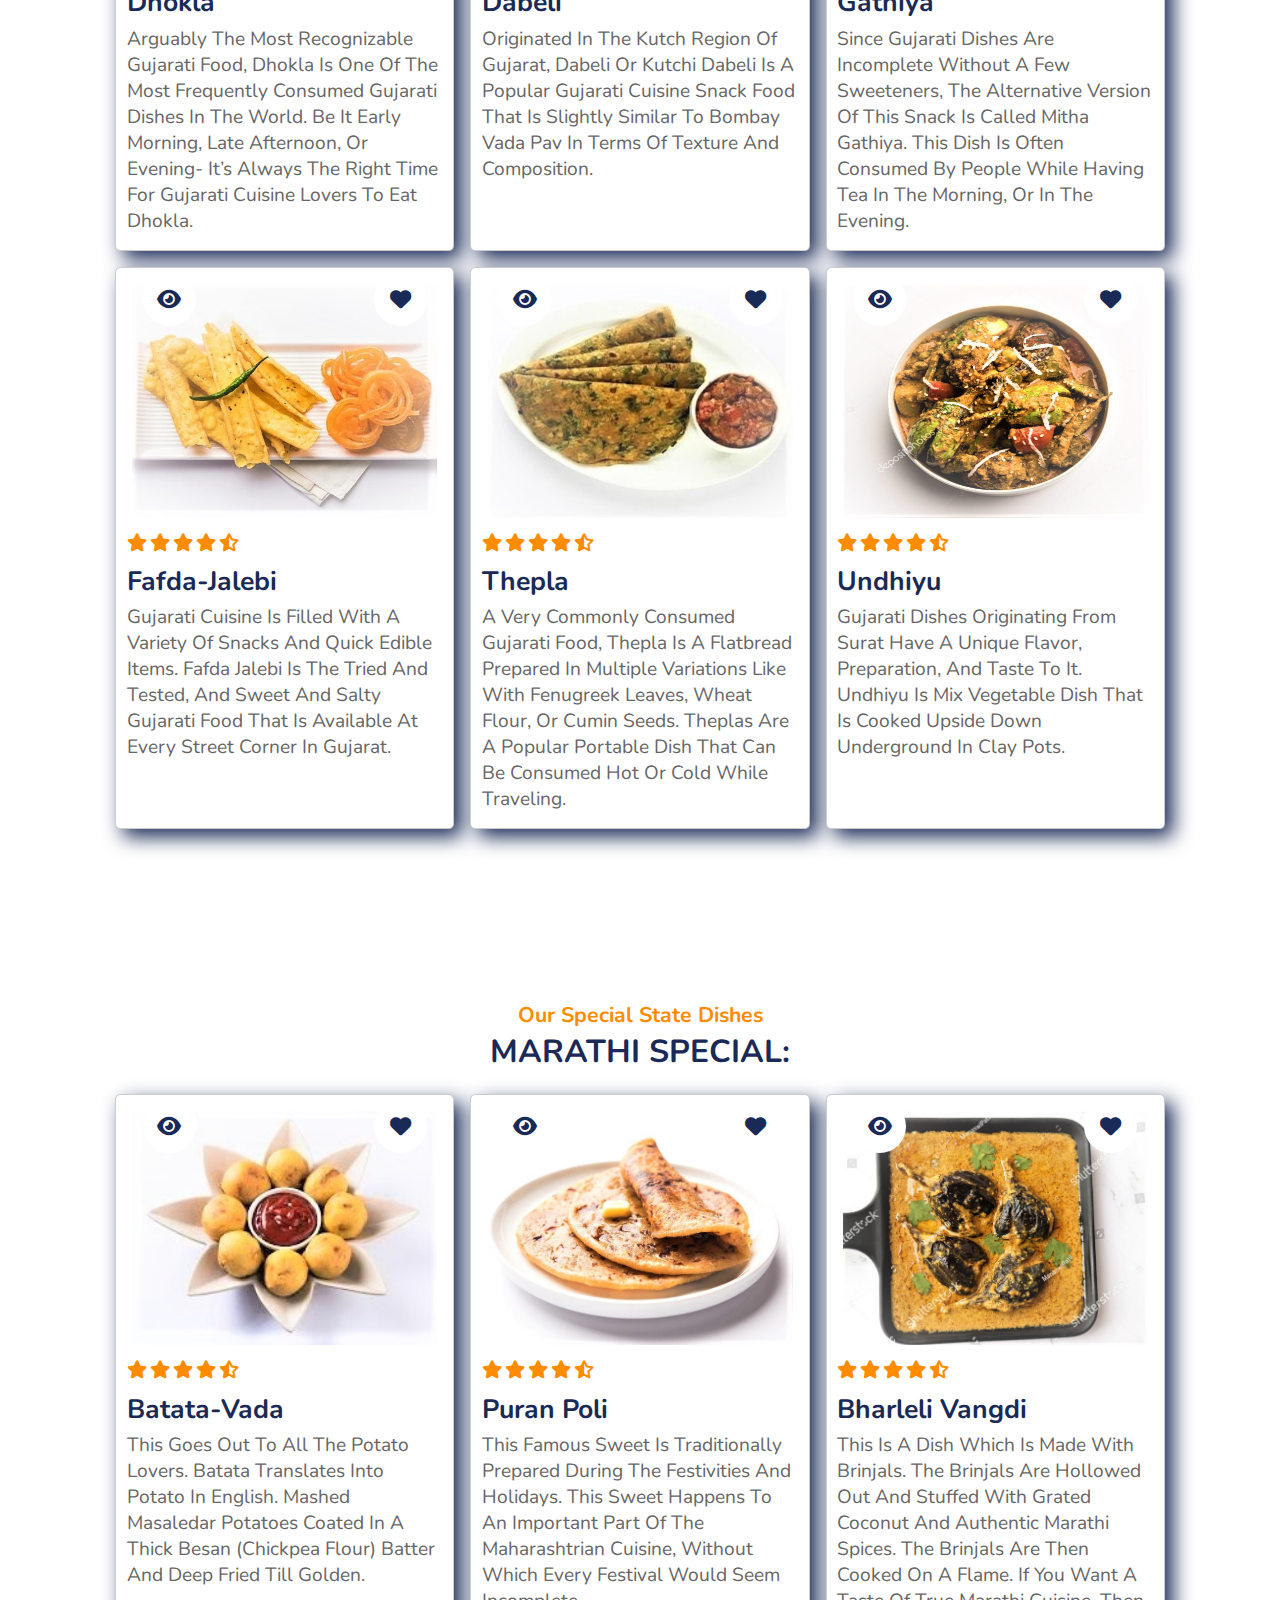
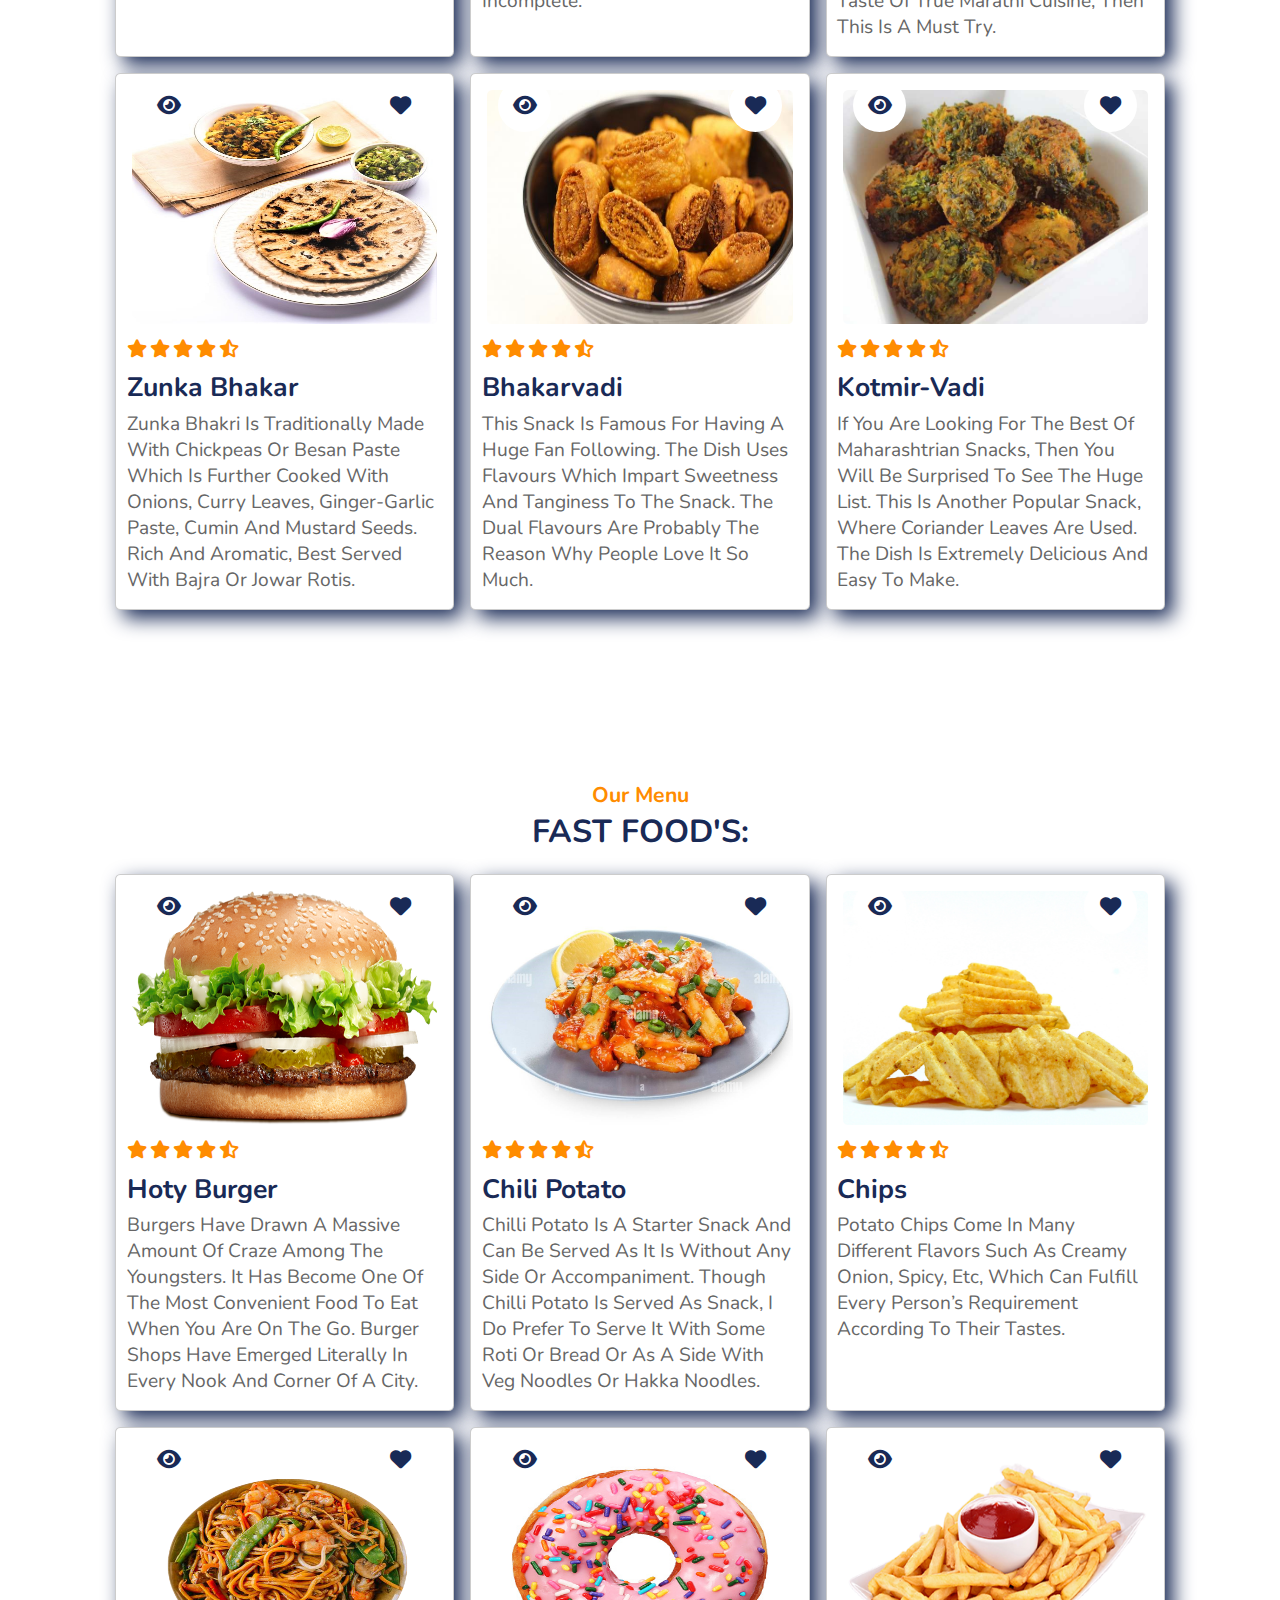
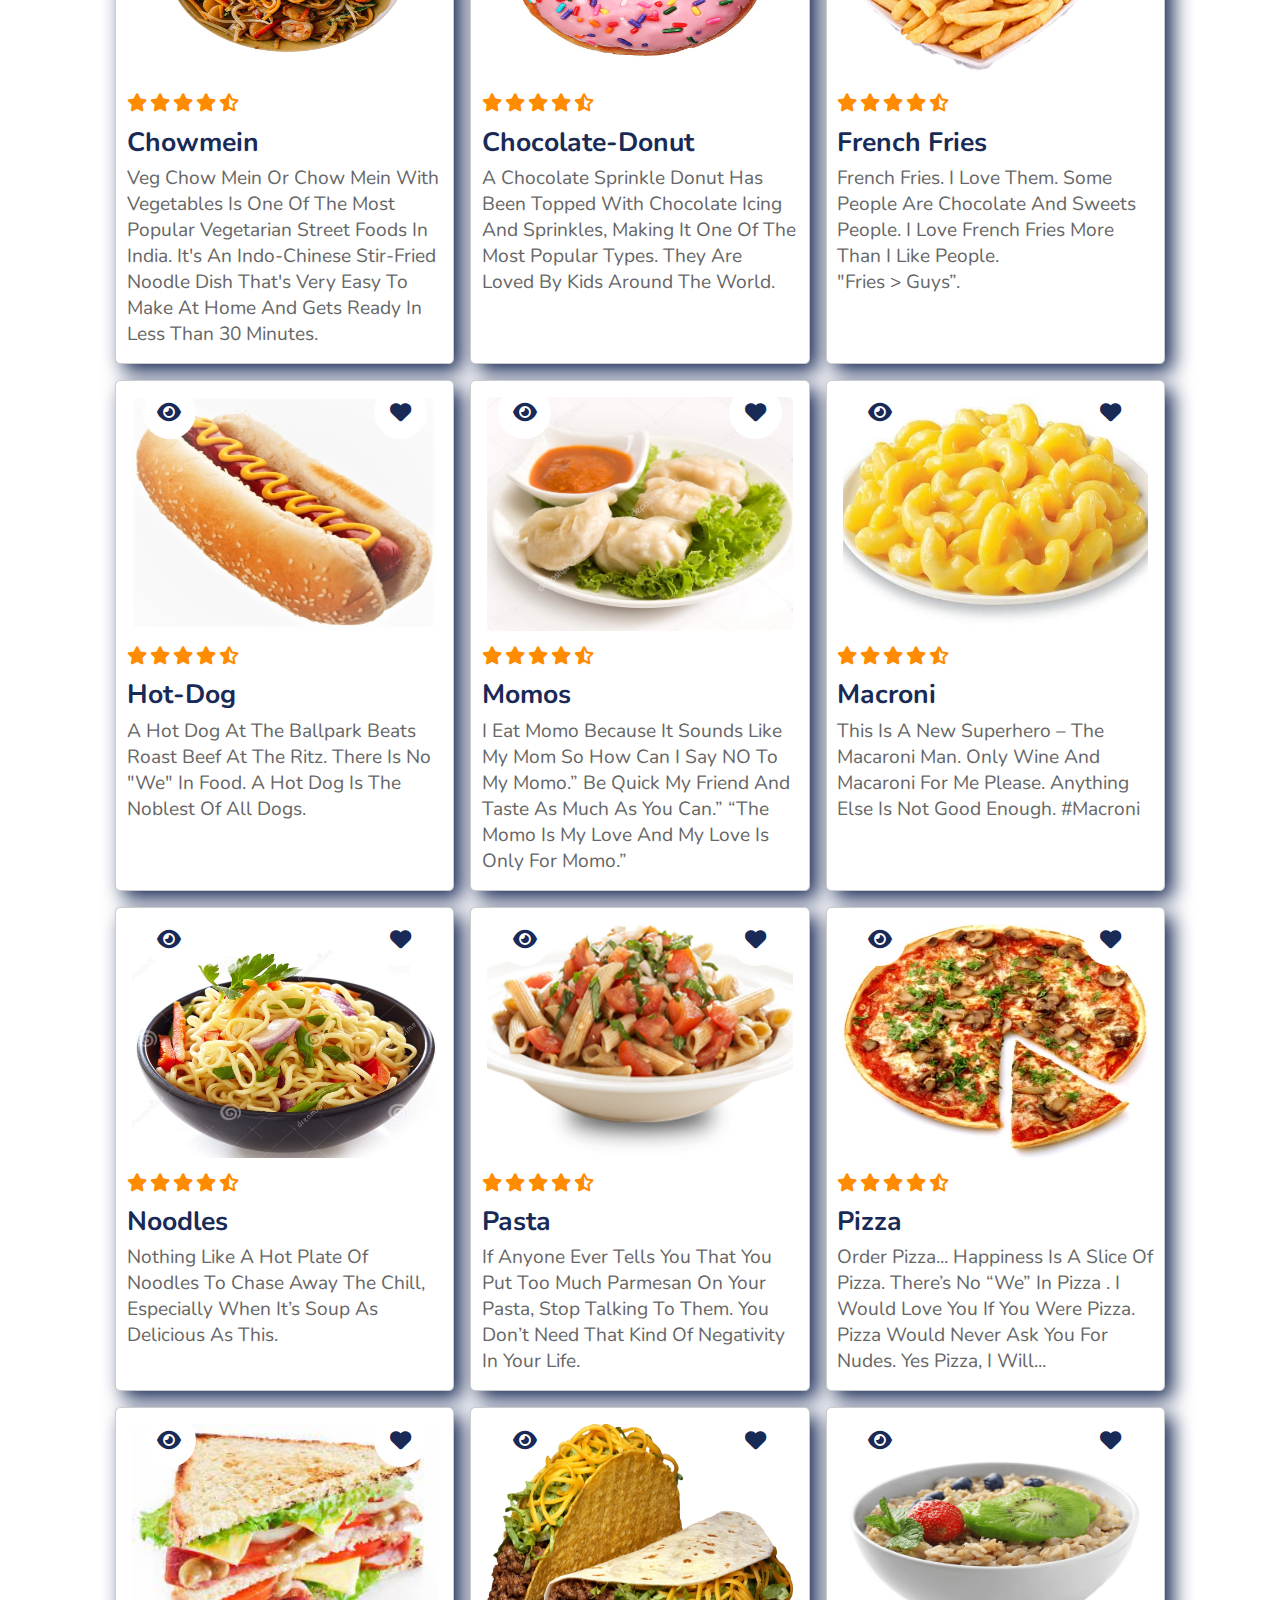
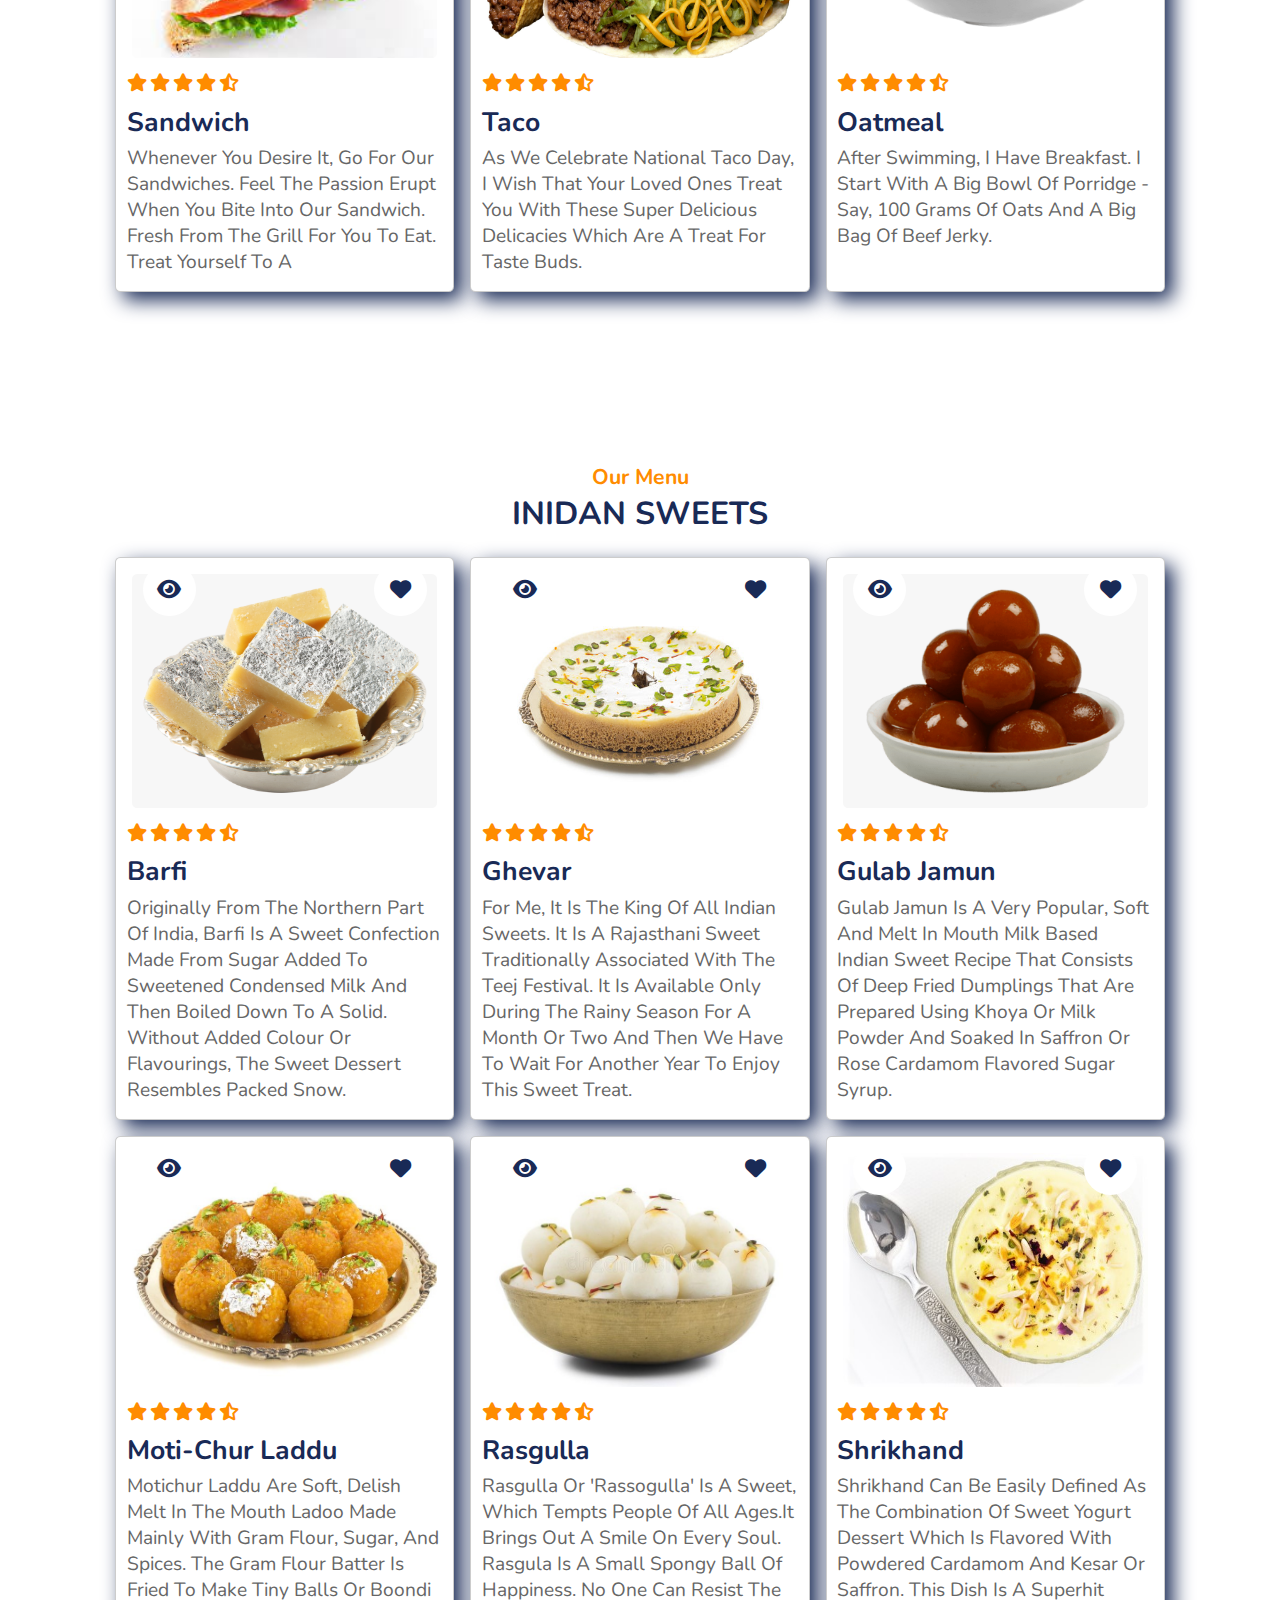
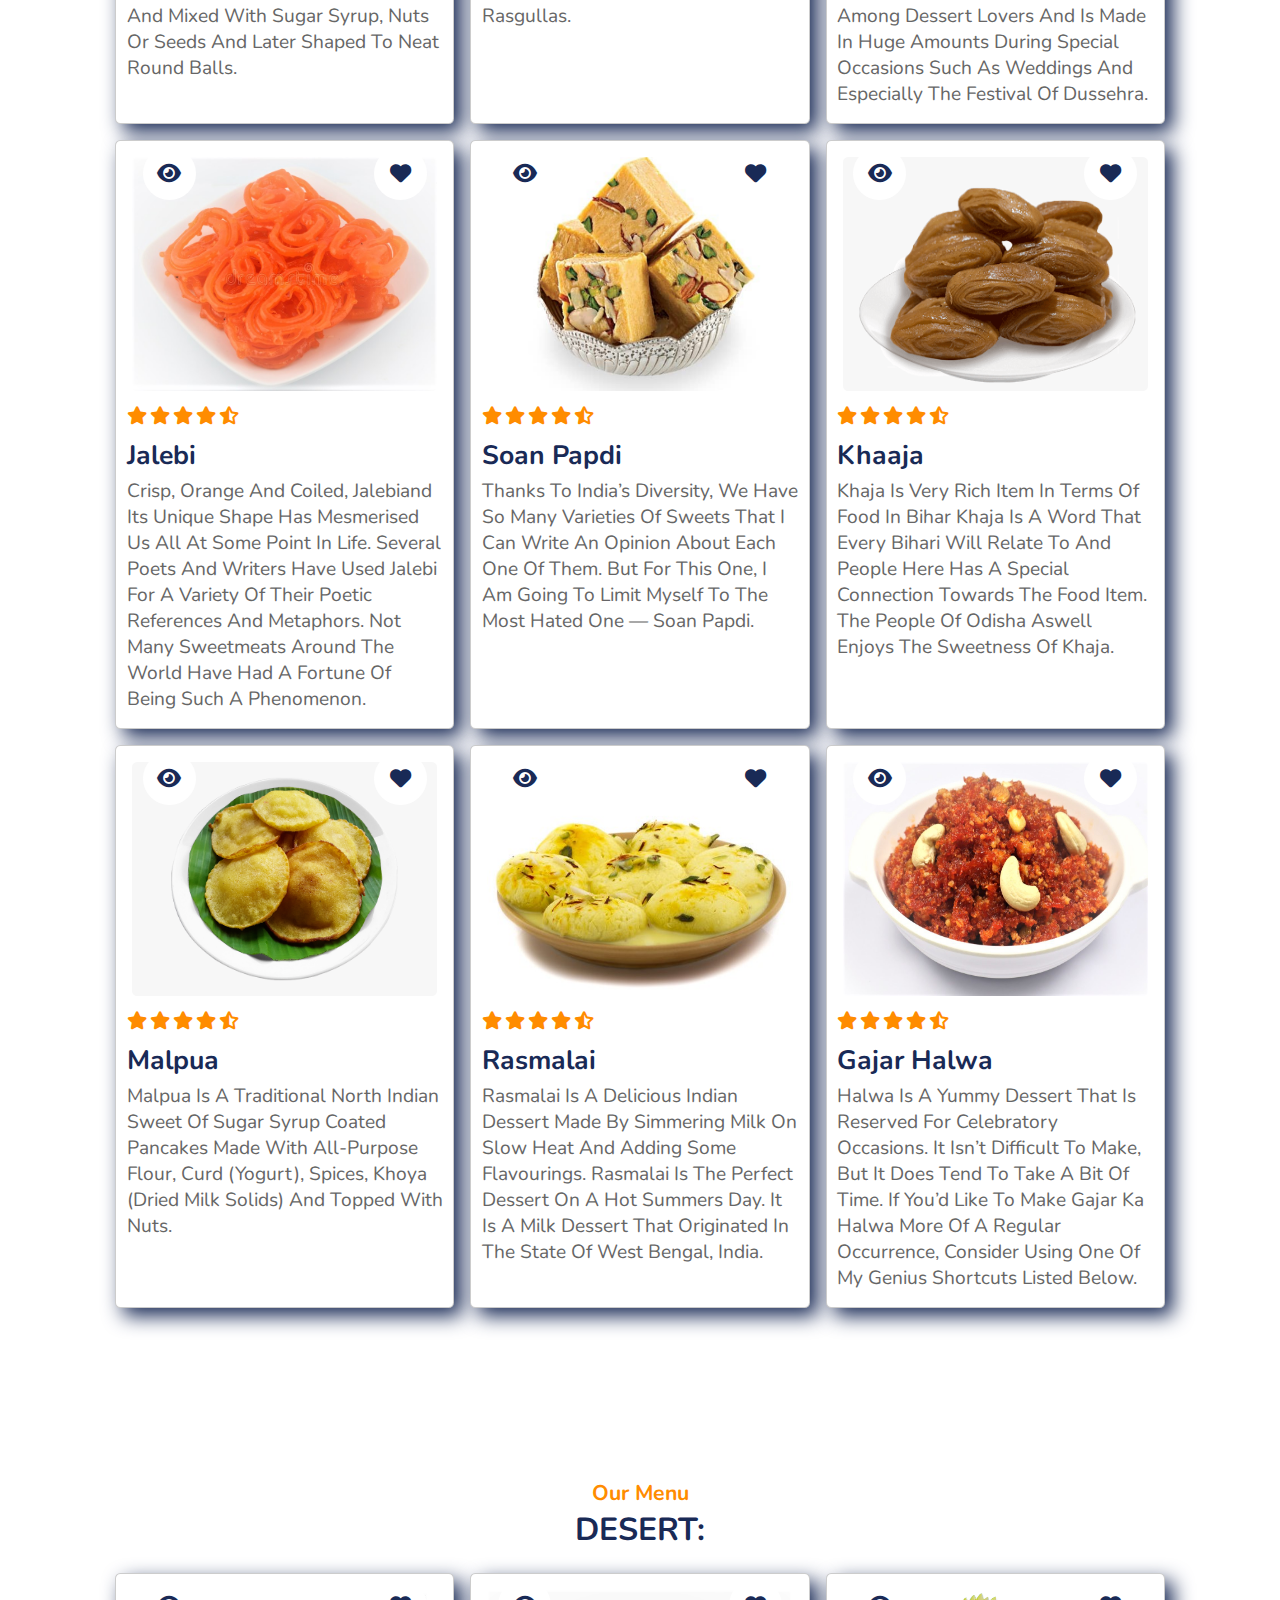
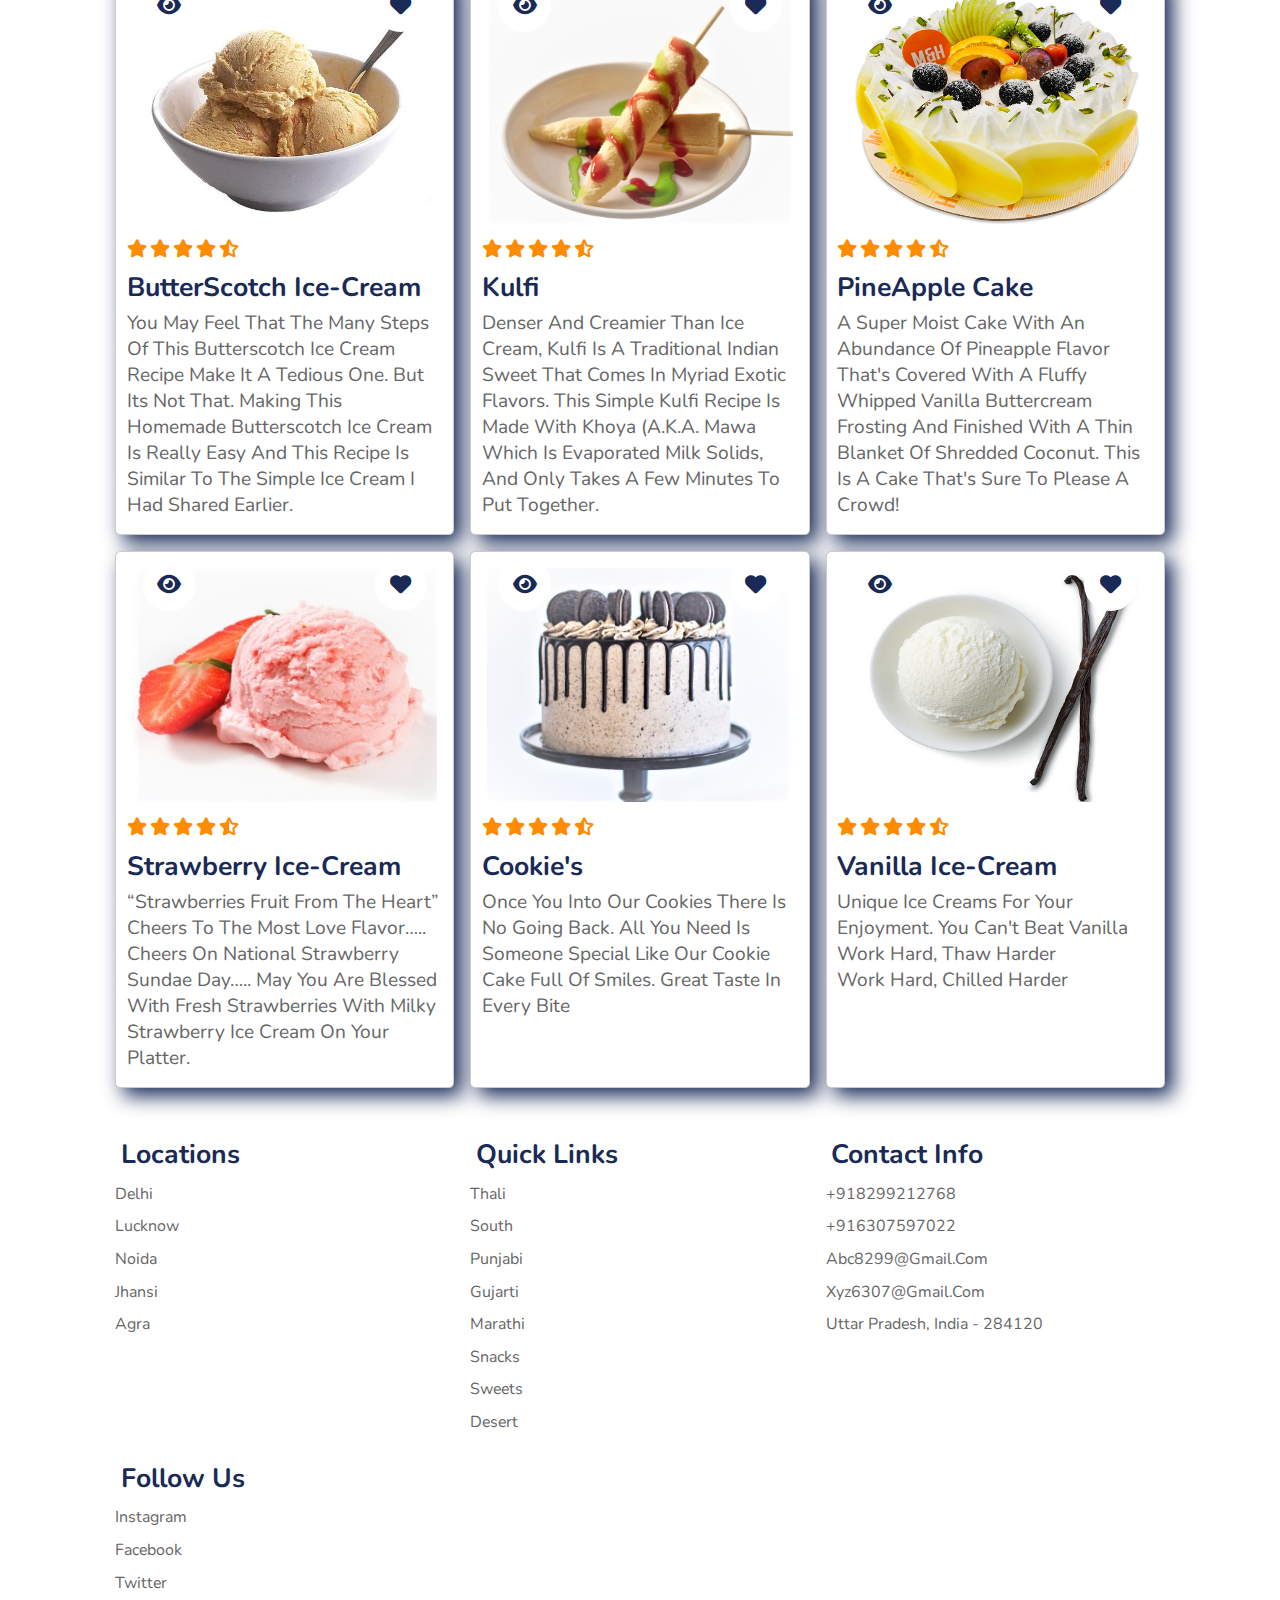
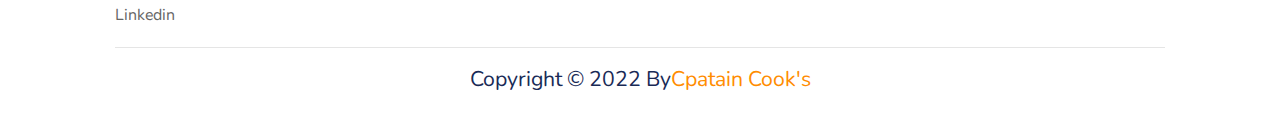
<file: menu.html>
<!DOCTYPE html>
<html>
<head>
	
	<meta charset="utf-8">

	<meta http-equiv="X-UA-Compatible" content="IE=edge">

	<meta name="viewport" content="width=device-width, initial-scale=1">

	<title>Menu</title>

	<!--font awesome cdn link-->

	<link rel="stylesheet" type="text/css" href="https://cdnjs.cloudflare.com/ajax/libs/font-awesome/6.1.1/css/all.min.css">

	<!--css file link-->

	<link rel="stylesheet" type="text/css" href="css/menu.css">

</head>

<body>

<!--header section start-->

<header>
	   <img class="logo" src="images/logo (2).png" width="150" height="100">  <!-- edited -->
     <img class="logo" src="imagess/logon.png" width="350" height="65">   <!-- edited -->

	<nav class="navbar">
		<a class="abc" href="#thali">Thali</a>
		<a href="#southindian">South</a>
		<a href="#punjabi">Punjabi</a>
		<a href="#gujrati">Gujrati</a>
		<a href="#marathi">Marathi</a>
        <a href="#fastfood">Snacks</a>
        <a href="#sweets">Sweets</a>
        <a href="#desert">Desert</a>
	</nav>

	<div class="icon">
		<i class="fas fa-bars" id="menu-bars"></i>
	</div>
	</header>

<!--header section end-->

<!--Menu Section Start-->

<section class="menu" id="thali">
	<h1 class="sub-heading"> Our Menu</h1>
	<h3 class="heading">Indian Dishes:</h3>

	<div class="box-container">
        
        <div class="box">
            <div class="image">
                <img src="images/thali/gujrati.jpg" width="180" height="200">
                <a href="#" class="fas fa-heart"></a>
                <a href="#" class="fas fa-eye"></a> 
            </div>
            <div class="content">
                <div class="stars">
                    <i class="fas fa-star"></i>
                    <i class="fas fa-star"></i>
                    <i class="fas fa-star"></i>
                    <i class="fas fa-star"></i>
                    <i class="fas fa-star-half-alt"></i>
                </div>
                <h3>Gujrati Thali</h3>
                <p> Gujaratis are primarily vegetarian, and therefore you would only expect vegetarian food on a Gujarati thali. A slight hint of sweet flavor is prevalent in almost all Gujarati food items. </p>
            </div>
        </div>

        <div class="box">
            <div class="image">
                <img src="images/thali/punjabi.jpg" width="180" height="200">
                <a href="#" class="fas fa-heart"></a>
                <a href="#" class="fas fa-eye"></a> 
            </div>
            <div class="content">
                <div class="stars">
                    <i class="fas fa-star"></i>
                    <i class="fas fa-star"></i>
                    <i class="fas fa-star"></i>
                    <i class="fas fa-star"></i>
                    <i class="fas fa-star-half-alt"></i>
                </div>
                <h3>Punjabi Thali</h3>
                <p> Punjabis love their food, and their Indian thalis show it. Their foods are rich and colorful and aromatic, with a dash of clarified butter (ghee) in almost everything.</p>
            </div>
        </div>

       
        <div class="box">
            <div class="image">
                <img src="images/thali/haryanvi.jpg" width="180" height="200">
                <a href="#" class="fas fa-heart"></a>
                <a href="#" class="fas fa-eye"></a> 
            </div>
            <div class="content">
                <div class="stars">
                    <i class="fas fa-star"></i>
                    <i class="fas fa-star"></i>
                    <i class="fas fa-star"></i>
                    <i class="fas fa-star"></i>
                    <i class="fas fa-star-half-alt"></i>
                </div>
                <h3>Haryanvi Thali</h3>
                <p> 
                    One of the popular Indian food thalis, Haryanvi Thali brings together simple delicacies with earthy flavours to plate
                    Besides these lip-smacking dishes </p>
            </div>
        </div>

         <div class="box">
            <div class="image">
                <img src="images/thali/rajasthani.jpg" width="180" height="200">
                <a href="#" class="fas fa-heart"></a>
                <a href="#" class="fas fa-eye"></a> 
            </div>
            <div class="content">
                <div class="stars">
                    <i class="fas fa-star"></i>
                    <i class="fas fa-star"></i>
                    <i class="fas fa-star"></i>
                    <i class="fas fa-star"></i>
                    <i class="fas fa-star-half-alt"></i>
                </div>
                <h3>Rajasthani Thali</h3>
                <p> Rajasthani Thali is a symbol of an authentic dining experience. They have kachoris, rotis, pooris, and parathas made up of wheat flour. But, the highlight of their Indian thali is rotis made up of Makka, Bakra, and Jowar.</p>
            </div>
        </div>

         <div class="box">
            <div class="image">
                <img src="images/thali/tamil nadu.jpg" width="180" height="200">
                <a href="#" class="fas fa-heart"></a>
                <a href="#" class="fas fa-eye"></a> 
            </div>
            <div class="content">
                <div class="stars">
                    <i class="fas fa-star"></i>
                    <i class="fas fa-star"></i>
                    <i class="fas fa-star"></i>
                    <i class="fas fa-star"></i>
                    <i class="fas fa-star-half-alt"></i>
                </div>
                <h3>Andhra Thali</h3>
                <p> High on red chillies and spices, Andhra thali offers food which is simple yet packed with flavours, ranging from rasam, chutney, vada, rice and more.</p>
            </div>
        </div>

         <div class="box">
            <div class="image">
                <img src="images/thali/thali.png" width="180" height="200">
                <a href="#" class="fas fa-heart"></a>
                <a href="#" class="fas fa-eye"></a> 
            </div>
            <div class="content">
                <div class="stars">
                    <i class="fas fa-star"></i>
                    <i class="fas fa-star"></i>
                    <i class="fas fa-star"></i>
                    <i class="fas fa-star"></i>
                    <i class="fas fa-star-half-alt"></i>
                </div>
                <h3>Marathi Thali</h3>
                <p> The Maharashtrians are known for their highly spicy food with different masalas. They made a variety of vegetables like matkichi bhaji, vaangyache bhaji, aamati, and many more.</p>
            </div>
        </div>

    </div>

</section>


<!--Menu Section End-->



<!--South Indian Section Start-->

<section class="menu" id="southindian">
	<h1 class="sub-heading"> Our Menu</h1>
	<h3 class="heading"> South Indian Dishes:</h3>

	<div class="box-container">
        
        <div class="box">
            <div class="image">
                <img src="images/Dosa.png" width="180" height="200">
                <a href="#" class="fas fa-heart"></a>
                <a href="#" class="fas fa-eye"></a> 
            </div>
            <div class="content">
                <div class="stars">
                    <i class="fas fa-star"></i>
                    <i class="fas fa-star"></i>
                    <i class="fas fa-star"></i>
                    <i class="fas fa-star"></i>
                    <i class="fas fa-star-half-alt"></i>
                </div>
                <h3>Masala Dosha</h3>
                <p> A traditional southern Indian dish known as masala dosa is popular throughout the country, made from a batter of soaked rice and lentils that is baked into a thin pancake and usually stuffed with potatoes, onions, and mustard seeds.</p>
            </div>
        </div>

        <div class="box">
            <div class="image">
                <img src="images/south indian/vada.jpg" width="180" height="200">
                <a href="#" class="fas fa-heart"></a>
                <a href="#" class="fas fa-eye"></a> 
            </div>
            <div class="content">
                <div class="stars">
                    <i class="fas fa-star"></i>
                    <i class="fas fa-star"></i>
                    <i class="fas fa-star"></i>
                    <i class="fas fa-star"></i>
                    <i class="fas fa-star-half-alt"></i>
                </div>
                <h3>Medu-Vada</h3>
                <p>This gives some credibility to the argument that Medu Vada must have originated in Karnataka. This disc shaped snack has become one of the most popular breakfast choices and is typically paired with Coconut chutney and Sambar.</p>
            </div>
        </div>

        <div class="box">
            <div class="image">
                <img src="images/idly.jpg" width="180" height="200">
                <a href="#" class="fas fa-heart"></a>
                <a href="#" class="fas fa-eye"></a> 
            </div>
            <div class="content">
                <div class="stars">
                    <i class="fas fa-star"></i>
                    <i class="fas fa-star"></i>
                    <i class="fas fa-star"></i>
                    <i class="fas fa-star"></i>
                    <i class="fas fa-star-half-alt"></i>
                </div>
                <h3>Idly</h3>
                <p> Idli is a traditional, savory Indian cake that is a popular breakfast item in numerous South Indian households, although it can be found throughout the country. It is made with a batter consisting of fermented lentils and rice, which is then steamed.</p>
            </div>
        </div>

        <div class="box">
            <div class="image">
                <img src="images/south indian/appam.jpg" width="180" height="200">
                <a href="#" class="fas fa-heart"></a>
                <a href="#" class="fas fa-eye"></a> 
            </div>
            <div class="content">
                <div class="stars">
                    <i class="fas fa-star"></i>
                    <i class="fas fa-star"></i>
                    <i class="fas fa-star"></i>
                    <i class="fas fa-star"></i>
                    <i class="fas fa-star-half-alt"></i>
                </div>
                <h3>Appam</h3>
                <p> Appam is a popular Indian bowl-shaped pancake made from a batter of rice flour and coconut milk. Typically consumed for breakfast or dinner, appam is most popular in Tamil Nadu, Sri Lanka, and Kerala, where it is culturally linked to the Syrian Christians called the Nasranis, who bake appam on a stone.</p>
            </div>
        </div>

        <div class="box">
            <div class="image">
                <img src="images/south indian/puttu.jpg" width="180" height="200">
                <a href="#" class="fas fa-heart"></a>
                <a href="#" class="fas fa-eye"></a> 
            </div>
            <div class="content">
                <div class="stars">
                    <i class="fas fa-star"></i>
                    <i class="fas fa-star"></i>
                    <i class="fas fa-star"></i>
                    <i class="fas fa-star"></i>
                    <i class="fas fa-star-half-alt"></i>
                </div>
                <h3>Puttu</h3>
                <p> Puttu is another delicacy of Kerala that is served with Kadala curry (black peas/ kaala chana curry). Puttu is steamed rice filled in metal cylinders to give it a shape. The dish is topped with grated coconut and is served with ripe bananas on the side.</p>
            </div>
        </div>

        <div class="box">
            <div class="image">
                <img src="images/south indian/coconut rice.jpg" width="180" height="200">
                <a href="#" class="fas fa-heart"></a>
                <a href="#" class="fas fa-eye"></a> 
            </div>
            <div class="content">
                <div class="stars">
                    <i class="fas fa-star"></i>
                    <i class="fas fa-star"></i>
                    <i class="fas fa-star"></i>
                    <i class="fas fa-star"></i>
                    <i class="fas fa-star-half-alt"></i>
                </div>
                <h3>Coconut Rice</h3>
                <p> Indian style coconut rice is a simple and flavorful recipe. Grated coconut seasoned with spices and mixed with the white rice. Coconut rice is a traditional South Indian dish. From kids to everyone loves coconut rice.</p>
            </div>
        </div>
    </div>
</section>



<!--South Indian Section End-->


<!--State Punjabi dishes Section Start-->

<section class="menu" id="punjabi">
	<h1 class="sub-heading"> Our Special State Dishes</h1>
	<h3 class="heading"> Punjabi Special:</h3>

	<div class="box-container">
        
        <div class="box">
            <div class="image">
                <img src="images/punjabi/aalu ka pratha.jpg" width="180" height="200">
                <a href="#" class="fas fa-heart"></a>
                <a href="#" class="fas fa-eye"></a> 
            </div>
            <div class="content">
                <div class="stars">
                    <i class="fas fa-star"></i>
                    <i class="fas fa-star"></i>
                    <i class="fas fa-star"></i>
                    <i class="fas fa-star"></i>
                    <i class="fas fa-star-half-alt"></i>
                </div>
                <h3>Aalu Paratha</h3>
                <p> There are many different kinds of roti in Punjabi. Among them, the parantha (or paratha) is the most famous. Parantha can be of varying stuffing, but ‘Aaloo ka parantha’ is love You can make it round shaped like every other roti or make it in a triangle shape. Paranthas are rich in taste and also a staple food in Punjab.</p>
            </div>
        </div>

        <div class="box">
            <div class="image">
                <img src="images/punjabi/chhole bhature.png" width="180" height="200">
                <a href="#" class="fas fa-heart"></a>
                <a href="#" class="fas fa-eye"></a> 
            </div>
            <div class="content">
                <div class="stars">
                    <i class="fas fa-star"></i>
                    <i class="fas fa-star"></i>
                    <i class="fas fa-star"></i>
                    <i class="fas fa-star"></i>
                    <i class="fas fa-star-half-alt"></i>
                </div>
                <h3>Chole Bhature</h3>
                <p> Talk about Punjabi food and the popular chole bhature can never be given a skip. The dish has become one of the favourites with people across the country and is also one of the must try Indian delicacies.</p>
            </div>
        </div>

        <div class="box">
            <div class="image">
                <img src="images/punjabi/sarso ka sag.jfif" width="180" height="200">
                <a href="#" class="fas fa-heart"></a>
                <a href="#" class="fas fa-eye"></a> 
            </div>
            <div class="content">
                <div class="stars">
                    <i class="fas fa-star"></i>
                    <i class="fas fa-star"></i>
                    <i class="fas fa-star"></i>
                    <i class="fas fa-star"></i>
                    <i class="fas fa-star-half-alt"></i>
                </div>
                <h3>Sarso-Saag</h3>
                <p> A popular vegetarian dish of Punjab is Sarson ka saag. It is usually eaten with Makki ki roti. The combination of Sarson ka saag and Makki ki roti is delicious. People, whether living in a village or city, always say yes to this combination.</p>
            </div>
        </div>

        <div class="box">
            <div class="image">
                <img src="images/punjabi/masala chana.jpg" width="180" height="200">
                <a href="#" class="fas fa-heart"></a>
                <a href="#" class="fas fa-eye"></a> 
            </div>
            <div class="content">
                <div class="stars">
                    <i class="fas fa-star"></i>
                    <i class="fas fa-star"></i>
                    <i class="fas fa-star"></i>
                    <i class="fas fa-star"></i>
                    <i class="fas fa-star-half-alt"></i>
                </div>
                <h3>Masala-Chana</h3>
                <p>Boiled chickpeas wrapped in a flavourful mix of masalas and cooked to perfection. A quick fix for an afternoon meal or a great option for a hurried weekday dinner. This recipe will be loved by one and all.</p>
            </div>
        </div>

        <div class="box">
            <div class="image">
                <img src="images/punjabi/kadhi.jpg" width="180" height="200">
                <a href="#" class="fas fa-heart"></a>
                <a href="#" class="fas fa-eye"></a> 
            </div>
            <div class="content">
                <div class="stars">
                    <i class="fas fa-star"></i>
                    <i class="fas fa-star"></i>
                    <i class="fas fa-star"></i>
                    <i class="fas fa-star"></i>
                    <i class="fas fa-star-half-alt"></i>
                </div>
                <h3>Punjabi Kadhi</h3>
                <p> A delicious creamy gravy with soft fried pakodis dipped in it, makes for an amazing Punjabi kadhi. It is made from gram flour, spices and chillies that makes for a popular lunch dish in an Indian household. Usually served with rice, it is topped with laal-mirch ka tadka.</p>
            </div>
        </div>

        <div class="box">
            <div class="image">
                <img src="images/punjabi/dal makhni.jpg" width="180" height="200">
                <a href="#" class="fas fa-heart"></a>
                <a href="#" class="fas fa-eye"></a> 
            </div>
            <div class="content">
                <div class="stars">
                    <i class="fas fa-star"></i>
                    <i class="fas fa-star"></i>
                    <i class="fas fa-star"></i>
                    <i class="fas fa-star"></i>
                    <i class="fas fa-star-half-alt"></i>
                </div>
                <h3>Dal Makhani</h3>
                <p> Dal makhni finds its dedicated space on menus across eating joints and restaurants and beyond all cultural division. Master the art of cooking the queen of all dal preparations.</p>
            </div>
        </div>
    </div>
</section>




<!--State Punjabi dishes Section End-->

<!--State Gujrati Dishes Section Start-->

<section class="menu" id="gujrati">
	<h1 class="sub-heading"> Our Special State Dishes</h1>
	<h3 class="heading"> Gujarti Special:</h3>

	<div class="box-container">
        
        <div class="box">
            <div class="image">
                <img src="images/gujrati/dhokla.jpg" width="180" height="200">
                <a href="#" class="fas fa-heart"></a>
                <a href="#" class="fas fa-eye"></a> 
            </div>
            <div class="content">
                <div class="stars">
                    <i class="fas fa-star"></i>
                    <i class="fas fa-star"></i>
                    <i class="fas fa-star"></i>
                    <i class="fas fa-star"></i>
                    <i class="fas fa-star-half-alt"></i>
                </div>
                <h3>Dhokla</h3>
                <p> Arguably the most recognizable Gujarati food, Dhokla is one of the most frequently consumed Gujarati dishes in the world. Be it early morning, late afternoon, or evening- it’s always the right time for Gujarati cuisine lovers to eat Dhokla.</p>
            </div>
        </div>

        <div class="box">
            <div class="image">
                <img src="images/gujrati/dabeli.jpg" width="180" height="200">
                <a href="#" class="fas fa-heart"></a>
                <a href="#" class="fas fa-eye"></a> 
            </div>
            <div class="content">
                <div class="stars">
                    <i class="fas fa-star"></i>
                    <i class="fas fa-star"></i>
                    <i class="fas fa-star"></i>
                    <i class="fas fa-star"></i>
                    <i class="fas fa-star-half-alt"></i>
                </div>
                <h3>Dabeli</h3>
                <p> Originated in the Kutch region of Gujarat, Dabeli or Kutchi Dabeli is a popular Gujarati cuisine snack food that is slightly similar to Bombay Vada Pav in terms of texture and composition.</p>
            </div>
        </div>

        <div class="box">
            <div class="image">
                <img src="images/gujrati/gathiya.jpg" width="180" height="200">
                <a href="#" class="fas fa-heart"></a>
                <a href="#" class="fas fa-eye"></a> 
            </div>
            <div class="content">
                <div class="stars">
                    <i class="fas fa-star"></i>
                    <i class="fas fa-star"></i>
                    <i class="fas fa-star"></i>
                    <i class="fas fa-star"></i>
                    <i class="fas fa-star-half-alt"></i>
                </div>
                <h3>Gathiya</h3>
                <p> Since Gujarati dishes are incomplete without a few sweeteners, the alternative version of this snack is called Mitha Gathiya. This dish is often consumed by people while having tea in the morning, or in the evening.</p>
            </div>
        </div>

        <div class="box">
            <div class="image">
                <img src="images/gujrati/fafda jalebi.jpg" width="180" height="200">
                <a href="#" class="fas fa-heart"></a>
                <a href="#" class="fas fa-eye"></a> 
            </div>
            <div class="content">
                <div class="stars">
                    <i class="fas fa-star"></i>
                    <i class="fas fa-star"></i>
                    <i class="fas fa-star"></i>
                    <i class="fas fa-star"></i>
                    <i class="fas fa-star-half-alt"></i>
                </div>
                <h3>Fafda-Jalebi</h3>
                <p> Gujarati cuisine is filled with a variety of snacks and quick edible items. Fafda Jalebi is the tried and tested, and sweet and salty Gujarati food that is available at every street corner in Gujarat.</p>
            </div>
        </div>

        <div class="box">
            <div class="image">
                <img src="images/gujrati/thepla.jpg">
                <a href="#" class="fas fa-heart"></a>
                <a href="#" class="fas fa-eye"></a> 
            </div>
            <div class="content">
                <div class="stars">
                    <i class="fas fa-star"></i>
                    <i class="fas fa-star"></i>
                    <i class="fas fa-star"></i>
                    <i class="fas fa-star"></i>
                    <i class="fas fa-star-half-alt"></i>
                </div>
                <h3>Thepla</h3>
                <p> A very commonly consumed Gujarati food, Thepla is a flatbread prepared in multiple variations like with fenugreek leaves, wheat flour, or cumin seeds. Theplas are a popular portable dish that can be consumed hot or cold while traveling.</p>
            </div>
        </div>

        <div class="box">
            <div class="image">
                <img src="images/gujrati/undhiyu.jpg" width="180" height="200">
                <a href="#" class="fas fa-heart"></a>
                <a href="#" class="fas fa-eye"></a> 
            </div>
            <div class="content">
                <div class="stars">
                    <i class="fas fa-star"></i>
                    <i class="fas fa-star"></i>
                    <i class="fas fa-star"></i>
                    <i class="fas fa-star"></i>
                    <i class="fas fa-star-half-alt"></i>
                </div>
                <h3>Undhiyu</h3>
                <p> Gujarati dishes originating from Surat have a unique flavor, preparation, and taste to it. Undhiyu is mix vegetable dish that is cooked upside down underground in clay pots.</p>
            </div>
        </div>
    </div>
</section>



<!--State Gujarti Dishes Section End-->


<!--State Marathi Dishes Section Start-->

<section class="menu" id="marathi">
	<h1 class="sub-heading"> Our Special State Dishes</h1>
	<h3 class="heading"> Marathi Special:</h3>

	<div class="box-container">
        
        <div class="box">
            <div class="image">
                <img src="images/marathi/batata.jfif" width="180" height="200">
                <a href="#" class="fas fa-heart"></a>
                <a href="#" class="fas fa-eye"></a> 
            </div>
            <div class="content">
                <div class="stars">
                    <i class="fas fa-star"></i>
                    <i class="fas fa-star"></i>
                    <i class="fas fa-star"></i>
                    <i class="fas fa-star"></i>
                    <i class="fas fa-star-half-alt"></i>
                </div>
                <h3>Batata-Vada</h3>
                <p> This goes out to all the potato lovers. Batata translates into potato in English. Mashed masaledar potatoes coated in a thick besan (chickpea flour) batter and deep fried till golden.</p>
            </div>
        </div>

        <div class="box">
            <div class="image">
                <img src="images/marathi/puran poli.jpg" width="180" height="200">
                <a href="#" class="fas fa-heart"></a>
                <a href="#" class="fas fa-eye"></a> 
            </div>
            <div class="content">
                <div class="stars">
                    <i class="fas fa-star"></i>
                    <i class="fas fa-star"></i>
                    <i class="fas fa-star"></i>
                    <i class="fas fa-star"></i>
                    <i class="fas fa-star-half-alt"></i>
                </div>
                <h3>Puran Poli</h3>
                <p> This famous sweet is traditionally prepared during the festivities and holidays. This sweet happens to an important part of the Maharashtrian cuisine, without which every festival would seem incomplete.</p>
            </div>
        </div>

        <div class="box">
            <div class="image">
                <img src="images/marathi/bharli vangi.jpg" width="180" height="200">
                <a href="#" class="fas fa-heart"></a>
                <a href="#" class="fas fa-eye"></a> 
            </div>
            <div class="content">
                <div class="stars">
                    <i class="fas fa-star"></i>
                    <i class="fas fa-star"></i>
                    <i class="fas fa-star"></i>
                    <i class="fas fa-star"></i>
                    <i class="fas fa-star-half-alt"></i>
                </div>
                <h3>Bharleli Vangdi</h3>
                <p> This is a dish which is made with Brinjals. The Brinjals are hollowed out and stuffed with grated Coconut and authentic Marathi Spices. The Brinjals are then cooked on a flame. If you want a taste of true Marathi cuisine, then this is a must try.</p>
            </div>
        </div>

        <div class="box">
            <div class="image">
                <img src="images/marathi/zunka bhakar.jpg" width="180" height="200">
                <a href="#" class="fas fa-heart"></a>
                <a href="#" class="fas fa-eye"></a> 
            </div>
            <div class="content">
                <div class="stars">
                    <i class="fas fa-star"></i>
                    <i class="fas fa-star"></i>
                    <i class="fas fa-star"></i>
                    <i class="fas fa-star"></i>
                    <i class="fas fa-star-half-alt"></i>
                </div>
                <h3>Zunka Bhakar</h3>
                <p> Zunka Bhakri is traditionally made with chickpeas or besan paste which is further cooked with onions, curry leaves, ginger-garlic paste, cumin and mustard seeds. Rich and aromatic, best served with bajra or jowar rotis.</p>
            </div>
        </div>

        <div class="box">
            <div class="image">
                <img src="images/marathi/bhakarvadi.jpg">
                <a href="#" class="fas fa-heart"></a>
                <a href="#" class="fas fa-eye"></a> 
            </div>
            <div class="content">
                <div class="stars">
                    <i class="fas fa-star"></i>
                    <i class="fas fa-star"></i>
                    <i class="fas fa-star"></i>
                    <i class="fas fa-star"></i>
                    <i class="fas fa-star-half-alt"></i>
                </div>
                <h3>Bhakarvadi</h3>
                <p> This snack is famous for having a huge fan following. The dish uses flavours which impart sweetness and tanginess to the snack. The dual flavours are probably the reason why people love it so much.</p>
            </div>
        </div>

        <div class="box">
            <div class="image">
                <img src="images/marathi/Kotmir-Vadi.jpg" width="180" height="200">
                <a href="#" class="fas fa-heart"></a>
                <a href="#" class="fas fa-eye"></a> 
            </div>
            <div class="content">
                <div class="stars">
                    <i class="fas fa-star"></i>
                    <i class="fas fa-star"></i>
                    <i class="fas fa-star"></i>
                    <i class="fas fa-star"></i>
                    <i class="fas fa-star-half-alt"></i>
                </div>
                <h3>Kotmir-Vadi</h3>
                <p> If you are looking for the best of Maharashtrian snacks, then you will be surprised to see the huge list. This is another popular snack, where Coriander Leaves are used. The dish is extremely delicious and easy to make.</p>
            </div>
        </div>
    </div>
</section>


<!--State Marathi Dishes Section End-->


<!--Fast food Sectoin Start-->

<section class="menu" id="fastfood">
	<h1 class="sub-heading"> Our Menu</h1>
	<h3 class="heading"> Fast Food's:</h3>

	<div class="box-container">
        
        <div class="box">
            <div class="image">
                <img src="images/burger.png" width="180" height="200">
                <a href="#" class="fas fa-heart"></a>
                <a href="#" class="fas fa-eye"></a> 
            </div>
            <div class="content">
                <div class="stars">
                    <i class="fas fa-star"></i>
                    <i class="fas fa-star"></i>
                    <i class="fas fa-star"></i>
                    <i class="fas fa-star"></i>
                    <i class="fas fa-star-half-alt"></i>
                </div>
                <h3>Hoty Burger</h3>
                <p> Burgers have drawn a massive amount of craze among the youngsters. It has become one of the most convenient food to eat when you are on the go. Burger shops have emerged literally in every nook and corner of a city.</p>
            </div>
        </div>

        <div class="box">
            <div class="image">
                <img src="images/fastfood/chili potato.jpg" width="180" height="200">
                <a href="#" class="fas fa-heart"></a>
                <a href="#" class="fas fa-eye"></a> 
            </div>
            <div class="content">
                <div class="stars">
                    <i class="fas fa-star"></i>
                    <i class="fas fa-star"></i>
                    <i class="fas fa-star"></i>
                    <i class="fas fa-star"></i>
                    <i class="fas fa-star-half-alt"></i>
                </div>
                <h3>Chili Potato</h3>
                <p> Chilli potato is a starter snack and can be served as it is without any side or accompaniment. Though chilli potato is served as snack, I do prefer to serve it with some roti or bread or as a side with veg noodles or hakka noodles.</p>
            </div>
        </div>

        <div class="box">
            <div class="image">
                <img src="images/fastfood/chips.jpg" width="180" height="200">
                <a href="#" class="fas fa-heart"></a>
                <a href="#" class="fas fa-eye"></a> 
            </div>
            <div class="content">
                <div class="stars">
                    <i class="fas fa-star"></i>
                    <i class="fas fa-star"></i>
                    <i class="fas fa-star"></i>
                    <i class="fas fa-star"></i>
                    <i class="fas fa-star-half-alt"></i>
                </div>
                <h3>Chips</h3>
                <p> Potato chips come in many different flavors such as creamy onion, spicy, etc, which can fulfill every person’s requirement according to their tastes. </p>
            </div>
        </div>

        <div class="box">
            <div class="image">
                <img src="images/fastfood/chowmein.png">
                <a href="#" class="fas fa-heart"></a>
                <a href="#" class="fas fa-eye"></a> 
            </div>
            <div class="content">
                <div class="stars">
                    <i class="fas fa-star"></i>
                    <i class="fas fa-star"></i>
                    <i class="fas fa-star"></i>
                    <i class="fas fa-star"></i>
                    <i class="fas fa-star-half-alt"></i>
                </div>
                <h3>Chowmein</h3>
                <p> Veg Chow mein or chow mein with vegetables is one of the most popular vegetarian street foods in India. It's an Indo-Chinese stir-fried noodle dish that's very easy to make at home and gets ready in less than 30 minutes.</p>
            </div>
        </div>

        <div class="box">
            <div class="image">
                <img src="images/fastfood/donut.jpg">
		    
                <a href="#" class="fas fa-heart"></a>
                <a href="#" class="fas fa-eye"></a> 
            </div>
            <div class="content">
                <div class="stars">
                    <i class="fas fa-star"></i>
                    <i class="fas fa-star"></i>
                    <i class="fas fa-star"></i>
                    <i class="fas fa-star"></i>
                    <i class="fas fa-star-half-alt"></i>
                </div>
                <h3>Chocolate-Donut</h3>
                <p> A chocolate sprinkle donut has been topped with chocolate icing and sprinkles, making it one of the most popular types. They are loved by kids around the world.</p>
            </div>
        </div>

        <div class="box">
            <div class="image">
                <img src="images/fastfood/frenchfries.png" width="180" height="200">
                <a href="#" class="fas fa-heart"></a>
                <a href="#" class="fas fa-eye"></a> 
            </div>
            <div class="content">
                <div class="stars">
                    <i class="fas fa-star"></i>
                    <i class="fas fa-star"></i>
                    <i class="fas fa-star"></i>
                    <i class="fas fa-star"></i>
                    <i class="fas fa-star-half-alt"></i>
                </div>
                <h3>French Fries</h3>
                <p> French fries. I love them. Some people are chocolate and sweets people. I love French fries  more than i like people. <br> "Fries > guys”.</p>
            </div>
        </div>

         <div class="box">
            <div class="image">
                <img src="images/fastfood/hotdog.png" width="180" height="200">
                <a href="#" class="fas fa-heart"></a>
                <a href="#" class="fas fa-eye"></a> 
            </div>
            <div class="content">
                <div class="stars">
                    <i class="fas fa-star"></i>
                    <i class="fas fa-star"></i>
                    <i class="fas fa-star"></i>
                    <i class="fas fa-star"></i>
                    <i class="fas fa-star-half-alt"></i>
                </div>
                <h3>Hot-Dog</h3>
                <p> A hot dog at the ballpark beats roast beef at the Ritz. There is no "we" in food.  A hot dog is the noblest of all dogs.</p>
            </div>
        </div>

         <div class="box">
            <div class="image">
                <img src="images/fastfood/momos.jpg" width="180" height="200">
                <a href="#" class="fas fa-heart"></a>
                <a href="#" class="fas fa-eye"></a> 
            </div>
            <div class="content">
                <div class="stars">
                    <i class="fas fa-star"></i>
                    <i class="fas fa-star"></i>
                    <i class="fas fa-star"></i>
                    <i class="fas fa-star"></i>
                    <i class="fas fa-star-half-alt"></i>
                </div>
                <h3>Momos</h3>
                <p> I eat momo because it sounds like my mom so how can I say NO to my momo.”  be quick my friend and taste as much as you can.” “The momo is my love and my love is only for momo.”</p>
            </div>
        </div>

         <div class="box">
            <div class="image">
                <img src="images/fastfood/macroni.jpg" width="180" height="200">
                <a href="#" class="fas fa-heart"></a>
                <a href="#" class="fas fa-eye"></a> 
            </div>
            <div class="content">
                <div class="stars">
                    <i class="fas fa-star"></i>
                    <i class="fas fa-star"></i>
                    <i class="fas fa-star"></i>
                    <i class="fas fa-star"></i>
                    <i class="fas fa-star-half-alt"></i>
                </div>
                <h3>Macroni</h3>
                <p> This is a new superhero – The Macaroni Man. Only wine and macaroni for me please. Anything else is not good enough. #macroni</p>
            </div>
        </div>

         <div class="box">
            <div class="image">
                <img src="images/fastfood/noodles.jpg" width="180" height="200">
                <a href="#" class="fas fa-heart"></a>
                <a href="#" class="fas fa-eye"></a> 
            </div>
            <div class="content">
                <div class="stars">
                    <i class="fas fa-star"></i>
                    <i class="fas fa-star"></i>
                    <i class="fas fa-star"></i>
                    <i class="fas fa-star"></i>
                    <i class="fas fa-star-half-alt"></i>
                </div>
                <h3>Noodles</h3>
                <p>  Nothing like a hot plate of noodles to chase away the chill, especially when it’s soup as delicious as this.</p>
            </div>
        </div>

         <div class="box">
            <div class="image">
                <img src="images/fastfood/pasta.png" width="180" height="200">
                <a href="#" class="fas fa-heart"></a>
                <a href="#" class="fas fa-eye"></a> 
            </div>
            <div class="content">
                <div class="stars">
                    <i class="fas fa-star"></i>
                    <i class="fas fa-star"></i>
                    <i class="fas fa-star"></i>
                    <i class="fas fa-star"></i>
                    <i class="fas fa-star-half-alt"></i>
                </div>
                <h3>Pasta</h3>
                <p>	If anyone ever tells you that you put too much Parmesan on your pasta, stop talking to them. You don’t need that kind of negativity in your life.</p>
            </div>
        </div>

         <div class="box">
            <div class="image">
                <img src="images/fastfood/pizza.jpg" width="180" height="200">
                <a href="#" class="fas fa-heart"></a>
                <a href="#" class="fas fa-eye"></a> 
            </div>
            <div class="content">
                <div class="stars">
                    <i class="fas fa-star"></i>
                    <i class="fas fa-star"></i>
                    <i class="fas fa-star"></i>
                    <i class="fas fa-star"></i>
                    <i class="fas fa-star-half-alt"></i>
                </div>
                <h3>Pizza</h3>
                <p> Order pizza... Happiness is a slice of pizza. There’s no “we” in pizza . I would love you if you were pizza. Pizza would never ask you for nudes. Yes pizza, I will...

                </p>
            </div>
        </div>

        <div class="box">
            <div class="image">
                <img src="images/fastfood/sandwich.jfif" width="180" height="200">
                <a href="#" class="fas fa-heart"></a>
                <a href="#" class="fas fa-eye"></a> 
            </div>
            <div class="content">
                <div class="stars">
                    <i class="fas fa-star"></i>
                    <i class="fas fa-star"></i>
                    <i class="fas fa-star"></i>
                    <i class="fas fa-star"></i>
                    <i class="fas fa-star-half-alt"></i>
                </div>
                <h3>Sandwich</h3>
                <p> Whenever you desire it, go for our sandwiches. Feel the passion erupt when you bite into our sandwich. Fresh from the grill for you to eat. Treat yourself to a </p>
            </div>
        </div>

        <div class="box">
            <div class="image">
                <img src="images/fastfood/taco.jpg" width="180" height="200">
                <a href="#" class="fas fa-heart"></a>
                <a href="#" class="fas fa-eye"></a> 
            </div>
            <div class="content">
                <div class="stars">
                    <i class="fas fa-star"></i>
                    <i class="fas fa-star"></i>
                    <i class="fas fa-star"></i>
                    <i class="fas fa-star"></i>
                    <i class="fas fa-star-half-alt"></i>
                </div>
                <h3>Taco</h3>
                <p> As we celebrate National Taco Day, I wish that your loved ones treat you with these super delicious delicacies which are a treat for taste buds.</p>
            </div>
        </div>

        <div class="box">
            <div class="image">
                <img src="images/fastfood/oatmeal.png">
                <a href="#" class="fas fa-heart"></a>
                <a href="#" class="fas fa-eye"></a> 
            </div>
            <div class="content">
                <div class="stars">
                    <i class="fas fa-star"></i>
                    <i class="fas fa-star"></i>
                    <i class="fas fa-star"></i>
                    <i class="fas fa-star"></i>
                    <i class="fas fa-star-half-alt"></i>
                </div>
                <h3>Oatmeal</h3>
                <p>After swimming, I have breakfast. I start with a big bowl of porridge - say, 100 grams of oats and a big bag of beef jerky.</p>
            </div>
        </div>
    </div>
</section>


<!--fast food Section End-->

<!--Sweet Section Start-->

<section class="menu" id="sweets">
	<h1 class="sub-heading"> Our Menu</h1>
	<h3 class="heading">Inidan Sweets</h3>

	<div class="box-container">
        
        <div class="box">
            <div class="image">
                <img src="images/sweets/barfi.png" width="180" height="200">
                <a href="#" class="fas fa-heart"></a>
                <a href="#" class="fas fa-eye"></a> 
            </div>
            <div class="content">
                <div class="stars">
                    <i class="fas fa-star"></i>
                    <i class="fas fa-star"></i>
                    <i class="fas fa-star"></i>
                    <i class="fas fa-star"></i>
                    <i class="fas fa-star-half-alt"></i>
                </div>
                <h3>Barfi</h3>
                <p> Originally from the northern part of India, barfi is a sweet confection made from sugar added to sweetened condensed milk and then boiled down to a solid. Without added colour or flavourings, the sweet dessert resembles packed snow. </p>
            </div>
        </div>

        <div class="box">
            <div class="image">
                <img src="images/sweets/ghevar.jpg" width="180" height="200">
                <a href="#" class="fas fa-heart"></a>
                <a href="#" class="fas fa-eye"></a> 
            </div>
            <div class="content">
                <div class="stars">
                    <i class="fas fa-star"></i>
                    <i class="fas fa-star"></i>
                    <i class="fas fa-star"></i>
                    <i class="fas fa-star"></i>
                    <i class="fas fa-star-half-alt"></i>
                </div>
                <h3>Ghevar</h3>
                <p> For me, it is the king of all Indian sweets. It is a Rajasthani sweet traditionally associated with the Teej festival. It is available only during the rainy season for a month or two and then we have to wait for another year to enjoy this sweet treat.</p>
            </div>
        </div>

        <div class="box">
            <div class="image">
                <img src="images/sweets/gulab jamun.png" width="180" height="200">
                <a href="#" class="fas fa-heart"></a>
                <a href="#" class="fas fa-eye"></a> 
            </div>
            <div class="content">
                <div class="stars">
                    <i class="fas fa-star"></i>
                    <i class="fas fa-star"></i>
                    <i class="fas fa-star"></i>
                    <i class="fas fa-star"></i>
                    <i class="fas fa-star-half-alt"></i>
                </div>
                <h3>Gulab Jamun</h3>
                <p> Gulab Jamun is a very popular, soft and melt in mouth milk based Indian sweet recipe that consists of deep fried dumplings that are prepared using khoya or milk powder and soaked in saffron or rose cardamom flavored sugar syrup.</p>
            </div>
        </div>

        <div class="box">
            <div class="image">
                <img src="images/sweets/laddu.jpg">
                <a href="#" class="fas fa-heart"></a>
                <a href="#" class="fas fa-eye"></a> 
            </div>
            <div class="content">
                <div class="stars">
                    <i class="fas fa-star"></i>
                    <i class="fas fa-star"></i>
                    <i class="fas fa-star"></i>
                    <i class="fas fa-star"></i>
                    <i class="fas fa-star-half-alt"></i>
                </div>
                <h3>Moti-Chur Laddu</h3>
                <p> Motichur laddu are soft, delish melt in the mouth ladoo made mainly with gram flour, sugar, and spices. The gram flour batter is fried to make tiny balls or boondi and mixed with sugar syrup, nuts or seeds and later shaped to neat round balls.</p>
            </div>
        </div>

        <div class="box">
            <div class="image">
                <img src="images/sweets/rasgulla.jpeg">
                <a href="#" class="fas fa-heart"></a>
                <a href="#" class="fas fa-eye"></a> 
            </div>
            <div class="content">
                <div class="stars">
                    <i class="fas fa-star"></i>
                    <i class="fas fa-star"></i>
                    <i class="fas fa-star"></i>
                    <i class="fas fa-star"></i>
                    <i class="fas fa-star-half-alt"></i>
                </div>
                <h3>Rasgulla</h3>
                <p>Rasgulla or 'Rassogulla' is a sweet, which tempts people of all ages.It brings out a smile on every soul. Rasgula is a small spongy ball of happiness. No one can resist the rasgullas.</p>
            </div>
        </div>

        <div class="box">
            <div class="image">
                <img src="images/sweets/shrikhand.jpg" width="180" height="200">
                <a href="#" class="fas fa-heart"></a>
                <a href="#" class="fas fa-eye"></a> 
            </div>
            <div class="content">
                <div class="stars">
                    <i class="fas fa-star"></i>
                    <i class="fas fa-star"></i>
                    <i class="fas fa-star"></i>
                    <i class="fas fa-star"></i>
                    <i class="fas fa-star-half-alt"></i>
                </div>
                <h3>Shrikhand</h3>
                <p> Shrikhand can be easily defined as the combination of sweet yogurt dessert which is flavored with powdered cardamom and Kesar or saffron. This dish is a Superhit among dessert lovers and is made in huge amounts during special occasions such as weddings and especially the festival of Dussehra.</p>
            </div>
        </div>

         <div class="box">
            <div class="image">
                <img src="images/sweets/jalebi.jpg" width="180" height="200">
                <a href="#" class="fas fa-heart"></a>
                <a href="#" class="fas fa-eye"></a> 
            </div>
            <div class="content">
                <div class="stars">
                    <i class="fas fa-star"></i>
                    <i class="fas fa-star"></i>
                    <i class="fas fa-star"></i>
                    <i class="fas fa-star"></i>
                    <i class="fas fa-star-half-alt"></i>
                </div>
                <h3>Jalebi</h3>
                <p> Crisp, orange and coiled, jalebiand its unique shape has mesmerised us all at some point in life. Several poets and writers have used jalebi for a variety of their poetic references and metaphors. Not many sweetmeats around the world have had a fortune of being such a phenomenon. </p>
            </div>
        </div>

         <div class="box">
            <div class="image">
                <img src="images/sweets/soan papdi.png" width="180" height="200">
                <a href="#" class="fas fa-heart"></a>
                <a href="#" class="fas fa-eye"></a> 
            </div>
            <div class="content">
                <div class="stars">
                    <i class="fas fa-star"></i>
                    <i class="fas fa-star"></i>
                    <i class="fas fa-star"></i>
                    <i class="fas fa-star"></i>
                    <i class="fas fa-star-half-alt"></i>
                </div>
                <h3>Soan Papdi</h3>
                <p> Thanks to India’s diversity, we have so many varieties of sweets that I can write an opinion about each one of them. But for this one, I am going to limit myself to the most hated one — Soan Papdi.</p>
            </div>
        </div>

         <div class="box">
            <div class="image">
                <img src="images/sweets/khaaja.png" width="180" height="200">
                <a href="#" class="fas fa-heart"></a>
                <a href="#" class="fas fa-eye"></a> 
            </div>
            <div class="content">
                <div class="stars">
                    <i class="fas fa-star"></i>
                    <i class="fas fa-star"></i>
                    <i class="fas fa-star"></i>
                    <i class="fas fa-star"></i>
                    <i class="fas fa-star-half-alt"></i>
                </div>
                <h3>Khaaja</h3>
                <p> Khaja is very rich item in terms of food in Bihar Khaja is a word that every Bihari will relate to and people here has a special connection towards the food item. The people of Odisha aswell enjoys the sweetness of Khaja.</p>
            </div>
        </div>

         <div class="box">
            <div class="image">
                <img src="images/sweets/malpua.png" width="180" height="200">
                <a href="#" class="fas fa-heart"></a>
                <a href="#" class="fas fa-eye"></a> 
            </div>
            <div class="content">
                <div class="stars">
                    <i class="fas fa-star"></i>
                    <i class="fas fa-star"></i>
                    <i class="fas fa-star"></i>
                    <i class="fas fa-star"></i>
                    <i class="fas fa-star-half-alt"></i>
                </div>
                <h3>Malpua</h3>
                <p> Malpua is a traditional North Indian sweet of sugar syrup coated pancakes made with all-purpose flour, curd (yogurt), spices, khoya (dried milk solids) and topped with nuts.</p>
            </div>
        </div>

         <div class="box">
            <div class="image">
                <img src="images/sweets/rasmalai.jpg" width="180" height="200">
                <a href="#" class="fas fa-heart"></a>
                <a href="#" class="fas fa-eye"></a> 
            </div>
            <div class="content">
                <div class="stars">
                    <i class="fas fa-star"></i>
                    <i class="fas fa-star"></i>
                    <i class="fas fa-star"></i>
                    <i class="fas fa-star"></i>
                    <i class="fas fa-star-half-alt"></i>
                </div>
                <h3>Rasmalai</h3>
                <p> Rasmalai is a delicious Indian dessert made by simmering milk on slow heat and adding some flavourings. Rasmalai is the perfect dessert on a hot summers day. It is a milk dessert that originated in the state of West Bengal, India.</p>
            </div>
        </div>

         <div class="box">
            <div class="image">
                <img src="images/sweets/gajar ka halwa.jpg" width="180" height="200">
                <a href="#" class="fas fa-heart"></a>
                <a href="#" class="fas fa-eye"></a> 
            </div>
            <div class="content">
                <div class="stars">
                    <i class="fas fa-star"></i>
                    <i class="fas fa-star"></i>
                    <i class="fas fa-star"></i>
                    <i class="fas fa-star"></i>
                    <i class="fas fa-star-half-alt"></i>
                </div>
                <h3>Gajar Halwa</h3>
                <p> Halwa is a yummy dessert that is reserved for celebratory occasions. It isn’t difficult to make, but it does tend to take a bit of time. If you’d like to make gajar ka halwa more of a regular occurrence, consider using one of my genius shortcuts listed below.</p>
            </div>
        </div>

       
    </div>
</section>


<!--Sweet Section End-->


<!--Desert Section Start-->

<section class="menu" id="desert">
	<h1 class="sub-heading"> Our Menu</h1>
	<h3 class="heading">Desert:</h3>

	<div class="box-container">
        
        <div class="box">
            <div class="image">
                <img src="images/desert/butterscotch.jpg" width="180" height="200">
                <a href="#" class="fas fa-heart"></a>
                <a href="#" class="fas fa-eye"></a> 
            </div>
            <div class="content">
                <div class="stars">
                    <i class="fas fa-star"></i>
                    <i class="fas fa-star"></i>
                    <i class="fas fa-star"></i>
                    <i class="fas fa-star"></i>
                    <i class="fas fa-star-half-alt"></i>
                </div>
                <h3>ButterScotch Ice-Cream</h3>
                <p> You may feel that the many steps of this Butterscotch Ice Cream recipe make it a tedious one. But its not that. Making this homemade Butterscotch Ice Cream is really easy and this recipe is similar to the simple Ice Cream I had shared earlier.</p>
            </div>
        </div>

        <div class="box">
            <div class="image">
                <img src="images/desert/kulfi.png" width="180" height="200">
                <a href="#" class="fas fa-heart"></a>
                <a href="#" class="fas fa-eye"></a> 
            </div>
            <div class="content">
                <div class="stars">
                    <i class="fas fa-star"></i>
                    <i class="fas fa-star"></i>
                    <i class="fas fa-star"></i>
                    <i class="fas fa-star"></i>
                    <i class="fas fa-star-half-alt"></i>
                </div>
                <h3>Kulfi</h3>
                <p> Denser and creamier than ice cream, Kulfi is a traditional Indian sweet that comes in myriad exotic flavors. This simple kulfi recipe is made with khoya (a.k.a. mawa which is evaporated milk solids, and only takes a few minutes to put together.</p>
            </div>
        </div>

        <div class="box">
            <div class="image">
                <img src="images/desert/pineapple cake.png" width="180" height="200">
                <a href="#" class="fas fa-heart"></a>
                <a href="#" class="fas fa-eye"></a> 
            </div>
            <div class="content">
                <div class="stars">
                    <i class="fas fa-star"></i>
                    <i class="fas fa-star"></i>
                    <i class="fas fa-star"></i>
                    <i class="fas fa-star"></i>
                    <i class="fas fa-star-half-alt"></i>
                </div>
                <h3>PineApple Cake</h3>
                <p> A super moist cake with an abundance of pineapple flavor that's covered with a fluffy whipped vanilla buttercream frosting and finished with a thin blanket of shredded coconut. This is a cake that's sure to please a crowd!</p>
            </div>
        </div>

        <div class="box">
            <div class="image">
                <img src="images/desert/strawberry icecream.jpg">
                <a href="#" class="fas fa-heart"></a>
                <a href="#" class="fas fa-eye"></a> 
            </div>
            <div class="content">
                <div class="stars">
                    <i class="fas fa-star"></i>
                    <i class="fas fa-star"></i>
                    <i class="fas fa-star"></i>
                    <i class="fas fa-star"></i>
                    <i class="fas fa-star-half-alt"></i>
                </div>
                <h3>Strawberry Ice-Cream</h3>
                <p> “Strawberries Fruit from the heart” Cheers to the most love flavor….. Cheers on National Strawberry Sundae Day….. May you are blessed with fresh strawberries with milky strawberry ice cream on your platter.</p>
            </div>
        </div>

        <div class="box">
            <div class="image">
                <img src="images/desert/cookies.jpg">
                <a href="#" class="fas fa-heart"></a>
                <a href="#" class="fas fa-eye"></a> 
            </div>
            <div class="content">
                <div class="stars">
                    <i class="fas fa-star"></i>
                    <i class="fas fa-star"></i>
                    <i class="fas fa-star"></i>
                    <i class="fas fa-star"></i>
                    <i class="fas fa-star-half-alt"></i>
                </div>
                <h3>Cookie's</h3>
                <p> Once you into our cookies there is no going back. All you need is someone special like our cookie cake full of Smiles. Great taste in every bite</p>
            </div>
        </div>

        <div class="box">
            <div class="image">
                <img src="images/desert/vanilla.jpg" width="180" height="200">
                <a href="#" class="fas fa-heart"></a>
                <a href="#" class="fas fa-eye"></a> 
            </div>
            <div class="content">
                <div class="stars">
                    <i class="fas fa-star"></i>
                    <i class="fas fa-star"></i>
                    <i class="fas fa-star"></i>
                    <i class="fas fa-star"></i>
                    <i class="fas fa-star-half-alt"></i>
                </div>
                <h3>Vanilla Ice-Cream</h3>
                <p> Unique ice creams for your enjoyment. You Can't Beat vanilla </br> Work Hard, Thaw Harder </br>Work Hard, Chilled Harder </p>
            </div>
        </div>
       
    </div>
</section>


<!--Desert Section End-->



<!--footer section start-->

<section class="footer">
    
    <div class="box-container">
        
        <div class="box">
            <h3>Locations</h3>
            <a href="#">Delhi</a>
            <a href="#">Lucknow</a>
            <a href="#">Noida</a>
            <a href="#">Jhansi</a>
            <a href="#">Agra</a>
        </div>

        <div class="box">
            <h3>Quick Links</h3>
            <a href="#thali">Thali</a>
            <a href="#southindian">South</a>
            <a href="#punjabi">Punjabi</a>
            <a href="#gujrati">Gujarti</a>
            <a href="#marathi">Marathi</a>
            <a href="#snacks">Snacks</a>
            <a href="#sweets">Sweets</a>
            <a href="#desert">Desert</a>
        </div>

        <div class="box">
            <h3>Contact Info</h3>
            <a href="#">+918299212768</a>
            <a href="#">+916307597022</a>
            <a href="#">abc8299@gmail.com</a>
            <a href="#">xyz6307@gmail.com</a>
            <a href="#">Uttar Pradesh, India - 284120</a>
        </div>

        <div class="box">
            <h3>Follow Us</h3>
            <a href="#">Instagram</a>
            <a href="#">Facebook</a>
            <a href="#">Twitter</a>
            <a href="#">Linkedin</a>
           
        </div>
 </div>
        <div class="credit"> copyright ©   2022 by  <span>  Cpatain Cook's</span></div>

   

</section>

<!--footer section end-->




































<script src="https://unpkg.com/swiper@8/swiper-bundle.min.js"></script>

<!--java script file link-->
	<script src="js/script.js"></script>
	

</body>
</html>
</file>
<file: css/style.css>
@import url('https://fonts.googleapis.com/css2?family=Nunito:ital,wght@0,200;0,300;0,400;0,600;0,700;1,200&display=swap');

:root{
	--orange: #ff8c00;
	--black: #192a56;
	--light-color: #666;
	--box-shadow: 0 .5rem 1.5rem rgba(0,0,0,.1);
}

*{
	font-family: 'Nunito', sans-serif;
	margin: 0;
	padding: 0;
	box-sizing: border-box;
	text-decoration: none;
	outline: none; 
	border: none;
	text-transform: capitalize;
	transition: all .2s linear;

}

html{
	font-size: 66.5%;
	overflow-x: hidden;
	scroll-padding-top: 5.5rem;
	scroll-behavior: smooth;
}

section{
	padding: 2rem 9%;
	background-color: #eee;
}

section:nth-child(even){
	background: #eee;
}

.btn
{
	/*font-size: 1em;
	color: #fff;
	background: var(--black);
	display: inline-block;
	padding: 10px 30px;
	margin-top: 20px;
	margin-left: 550px;
	text-transform: uppercase;
	text-decoration: none;
	letter-spacing: 2px;
	transition: 0.5s;*/

	margin-top: 1rem;
	display: inline-block;
	font-size: 1.7rem;
	color: #fff;
	background: var(--black);
	border-radius: .5rem;
	cursor: pointer;
	padding:.8rem 3rem ;

}

.ab{
	text-align: center;
}

.btn:hover{
	letter-spacing:.1rem;
	background-color: var(--orange);
	
}

.sub-heading{
	text-align: center;
	color: var(--orange);
	font-size: 2rem;
	padding-top: 5rem;
}

.heading{
	text-align: center;
	color: var(--black);
	font-size: 3rem;
	padding-bottom: 2rem;
	text-transform: uppercase;
}

header{
	position: fixed;
	top: 0;
	left: 0;
	right: 0;
		padding: none;      /*edited*/
	padding: 1.5rem;    /*edited*/
	padding: 1rem 7%;
	background: #fff;
	display: flex;
	align-items: center;
	justify-content: space-between;
	z-index: 1000;
	opacity: 0.80;   /*edited*/
	box-shadow: var(--box-shadow);
	padding-right: 0%;   /*edited*/
}

.home{
	background-color: #eee;
}
header .logo img{
	padding-left: 2rem; 
	cursor: pointer;
	width: 2.5rem;
}


header .navbar a{
	font-size: 1.7rem;
	border-radius: .5rem;
	padding: .5rem 1.5rem;
	color: var(--light-color);
}

header .navbar a.abc,
header .navbar a:hover{
	color: #fff;
	background: var(--orange);
}

header .icon i{
	cursor: pointer;
	margin-left: .5rem;
	height: 4.5rem;
	line-height: 4.5rem;
	width: 4.5rem;
	text-align: center;
	font-size: 1.7rem;
	color: var(--black);
	border-radius: 50%;
	background: #eee;
}

header .icon i:hover{
	color: #fff;
	background: var(--orange);
	transform: rotate(360deg);
}

header .icon #menu-bars{
	display: none;
}

.home .home-slider .slide{
	display: flex;
	align-items: center;
	flex-wrap: wrap;
	gap:2rem;
	padding-top: 9rem;
}

.home .home-slider .slide .content{
	flex: 1 1 45rem;
}

.home .home-slider .slide .image{
	flex: 1 1 45rem;
}


.home .home-slider .slide .content span{
	color: var(--orange);
	font-size: 2.5rem;
}

.home .home-slider .slide .content h3{
	color: var(--black);
	font-size: 7rem;
}

.home .home-slider .slide .content p{
	color: var(--light-color);
	font-size: 2.2rem;
	padding: .5rem 0;
	line-height: 1.5;

}

.swiper-pagination-bullet-active{
    background:var(--orange);
}

.swiper-slide{
	padding-top: 13rem;
	padding-left: 15rem;
	padding-right: 9.5rem;
	display: flex;
	width: 99vw;
	flex-wrap: wrap;
}

#burger{
	padding-top: 2rem;
 margin-top: 6.2rem;
}


.drinks .box-container{
	display: grid;
	grid-template-columns: repeat(auto-fit, minmax(28rem, 1fr));
	gap: 1.5rem;
}

.drinks .box-container .box{
	padding: 2.5rem;
	background: #fff;
	border-radius: .5rem;
	border: .1rem solid rgba(0, 0, 0, .2);
	box-shadow: 8px 8px 20px #192a56;
	position: relative;
	overflow: hidden;
	text-align: center;
    margin: 1.4rem;
    cursor: pointer;
}

.drinks .box-container .box .fa-heart,
.drinks .box-container .box .fa-eye{
	position: absolute;
	top: 1.5rem;
	background: #eee;
	border-radius: 50%;
	height: 5rem;
	width: 5rem;
	line-height: 5rem;
	font-size: 2rem;
	color: var(--black);
}

.drinks .box-container .box .fa-heart:hover,
.drinks .box-container .box .fa-eye:hover{
	background: var(--orange);
	color: #fff;
}


.drinks .box-container .box .fa-heart{
	right: -15rem;
}

.drinks .box-container .box .fa-eye{
	left: -15rem;
}
.drinks .box-container .box:hover .fa-heart{
	right: 1.5rem;
}

.drinks .box-container .box:hover .fa-eye{
	left: 1.5rem;
}

.drinks .box-container .box img{
	height: 17rem;
	margin: 1rem 0;
}

.drinks .box-container .box h3{
	color: var(--black);
	font-size: 2.5rem;

}

.drinks .box-container .box .stars{
	padding: 1rem 0;
}

.drinks .box-container .box .stars i{
	font-size: 1.7rem;
	color: var(--orange);
}

.drinks .box-container .box span{
	color: var(--orange);
	font-weight: bolder;
	margin-right: 1rem;
	font-size: 2.5rem;
}


.menu .box-container{

	display: grid;
	grid-template-columns: repeat(auto-fit, minmax(30rem, 1fr));
	gap: 1.5rem;

}


.menu .box-container .box{
	background: #fff;
	border: .1rem solid rgba(0, 0, 0, .2);
	border-radius: .5rem;
	/*box-shadow: var(--box-shadow);*/
	box-shadow: 8px 8px 20px #192a56;
}

.menu .box-container .box .image{
	height: 25rem;
	width: 100%;
	padding: 1.5rem;
	overflow: hidden;
	position: relative;
}

.menu .box-container .box .image img{
	height: 100%;
	width: 100%;
	border-radius: .5rem;

}

.menu .box-container .box .image .fa-heart{
	position: absolute;
	top: .5rem;
	right: 2.5rem;
	height: 5rem;
	width: 5rem;
	line-height: 5rem;
	text-align: center;
	font-size: 2rem;
	background: #fff;
	border-radius: 50%;
	color: var(--black);

}

.menu .box-container .box .image .fa-eye{

	position: absolute;
	top: .5rem;
	left: 2.5rem;
	height: 5rem;
	width: 5rem;
	line-height: 5rem;
	text-align: center;
	font-size: 2rem;
	background: #fff;
	border-radius: 50%;
	color: var(--black);

}

.menu .box-container .box .image .fa-heart:hover{
	background-color: var(--orange);
	color: #fff;
}

.menu .box-container .box .image .fa-eye:hover{
	background-color: var(--orange);
	color: #fff;
}

.menu .box-container .box .fa-heart{
	right: -15rem;
}

.menu .box-container .box .fa-eye{
	left: -15rem;
}

.menu .box-container .box:hover .fa-heart{
	right: 1.5rem;
}

.menu .box-container .box:hover .fa-eye{
	left: 1.5rem;
	
	}


.menu .box-container .box .content{
	padding: 1rem;
	padding-top: 0;
}

.menu .box-container .box .content .stars{
	padding-bottom: 1rem;

}


.menu .box-container .box .content .stars i{
	font-size: 1.7rem;
	color: var(--orange);
}

.menu .box-container .box .content h3{
	color: var(--black);
	font-size: 2.5rem;
}

.menu .box-container .box .content p{
	color: var(--light-color);
	font-size: 1.8rem;
	padding: .5rem 0;
	line-height: ;
}


.box-container a .btn{
	justify-content: center;
}

.footer .box-container{
	display: grid;
	grid-template-columns: repeat(auto-fit, minmax(25rem, 1fr));
	gap: 1.5rem;
}

.footer .box-container .box h3{
	padding: .5rem;
	font-size: 2.5rem;
	color: var(--black);
}

.footer .box-container .box a{
	display: block;
	padding: .5rem 0;
	font-size: 1.5rem;
	color: var(--light-color);
}

.footer .box-container .box a:hover{
	color: var(--orange);
	text-decoration: underline;
}


.footer .credit{
	text-align: center;
	border-top: .1rem solid rgba(0, 0, 0, .1);
	font-size: 2rem;
	color: var(--black);
	padding: .5rem;
	padding-top: 1.5rem;
	margin-top: 1.5rem;
}

.footer .credit .fa-copyright{
	text-align: center;
	background: #fff;
	color: var(--black);
}

.footer .credit span{
	color: var(--orange);
}
.credit{
	display: flex;
	justify-content: center;
}
.btn-1{
	width: 37%;
	/* height: 25%; */
}




@media(max-width: 991px){


	html{
	font-size: 55%;
	}

	header{
		padding: 1rem 2rem;
	}

	section{
        padding:2rem;
    }

  }

  @media (max-width: 991px){


	html{
	font-size: 50%;
	}
   
   .drinks .box-container .box img{
	height:auto;
	width: 100%;
}
/* .home-slider{
	padding: 0%;
}
	
.swiper-slide{
	padding-top: 17rem;
	padding-left: 10rem;
	padding-right: 6rem;
	display: flex;
	flex-wrap: wrap;
		width: 90%;
		margin-right: 4rem;
		margin-top: 14rem;
		align-items: center;
	}
	.swiper-slide > .image{
		padding-right: 9rem;
	}
	#mojito{
		padding-right: 5rem;
	}
	#noodles{
padding: 4rem;
margin-left: 5rem;
	}
	#burger{
		padding-right: 4rem;
		margin-right: 4rem;
	}
	.image img{
    width: 50%;
	height: 50%;
	
	align-items: center;
	} */
}
@media (max-width: 768px){
	
	header .icon #menu-bars{
	display: inline-block;
   }


   header .navbar{
   	position: absolute;
   	top: 100%;
   	left: 0;
   	right: 0;
   	background: #fff;
   	border-top: .1rem solid rgba(0, 0, 0, .2);
   	border-bottom: .1rem solid rgba(0, 0, 0, .2);
   	padding: 1rem;
   	clip-path: polygon(0 0, 100% 0, 100% 0, 0 0);
   }

  header .navbar.abc{
	  clip-path: polygon(0 0, 100% 0, 100% 100%, 0% 100%);
  }
     
    header .navbar a{
    	display: block;
    	padding: 1.5rem;
    	margin: 1rem;
    	font-size: 2rem;
    	background: #eee;
    }

     .home .home-slider .slide .content h3{
        font-size: 5rem;
    }
    .logo2{
    visibility: hidden;	
  
    }
	.slide .image img{
		height: auto;
		width: 100%;
		
	}
	.swiper-slide{
font-size: 2.5rem;
		padding-left: 0 ;
		margin-top: 6rem;
	}
	.swiper-pagination{
		align-items: center;
	}
	/*.swiper-pagination-bullet-active{
		justify-content: center;
	}*/
	.logo{
width: 60px;
height: 60px;
	}
header{/*
display: flex;
flex-direction: row-reverse;*/
		width: 80%;
		background-color: #fff;
		position: absolute;
	}

}
</file>
<file: css/fooddesk.css>
section .boxx{
    padding-top: 9rem;
}


#items {
    display: flex;
padding-left: 1%;


}

.service {
    background-color: rgb(255, 255, 255);
    /* border: 2px solid rgb(233, 133, 18); */
    border-radius: 6px;
    box-shadow: 8px 8px 20px #192a56;
    display: flex;
    flex-direction: column;

    margin: 12px;
    justify-content: center;
    align-items: center;
    margin-top: 6rem;
    margin-bottom: 0rem;
    font-size: 1.5rem;
    cursor: pointer;
   
}
.service img {
    /* width: 150px; */
    margin: 7px;
}

.service p {
    margin: 14px;
    text-align: center;
}

#items {
    background-color: #eee;
    padding-left: 8.7rem;
}
#nameitem{
    font-size: 2.5rem;
    color: #ff8c00;
}

.boxx {
    /* background-color: rgb(255, 255, 255); */
    
    display: flex;
}

@media screen and (max-width: 768px){
	.boxx{
		display: flex;
		flex-direction: column;
        width: 90%;
         flex-wrap: wrap;
         padding-left: none;
         margin-left: none;
         padding-right: 3rem;
	}
    .service{
        width: 90%;
    }
    .service img{

        height: 90%;
        width: 90%;
    }
  }
</file>
<file: css/about.css>
*{
    background-color: #eee;
   
}
.quote{
    display: flex;
    justify-content: center;
   
}
.box{
  display: flex;
  width: 79vw;
  justify-content: center;
    background-color: #fff;
    padding: 1rem;
    margin-top: 4rem;
    padding-left: 3rem;

}
.box1{
    box-shadow: 4px 4px 20px #192a56;
    border-radius: 9px;
}
.box2{
    background-color: #fff;
    padding-top: 5rem;
   
    font-size: 2rem;
color: #192a56 ;
text-shadow: 8px 8px 20px #ff8c00;
}
#invertcomma{

padding-top: 2rem;
}
#being{
    margin-bottom: 0%;
    margin-top: 6rem;
    display: flex;
    justify-content: center;
    /* background-color: #fff; */
   
}
#nameitem{
    font-size: 2.5rem;
    color: #ff8c00;
    text-align: center;
}
#numberitem{
color: #192a56;
}
.service {
   background-color: #fff;
    /* border: 2px solid rgb(233, 133, 18); */
    border-radius: 6px;
    box-shadow: 8px 8px 20px #192a56;
    display: flex;
    width: 30%;
    flex-direction: column;
    margin: 25px;
    justify-content: center;
    align-items: center;
    margin-top: 1rem;
    margin-bottom: 0rem;
    font-size: 1.5rem;
}
.service > img {
    /* width: 150px; */
   
    margin: 7px;
}
.service p {
    color: #666;
    margin: 14px;
    text-align: center;
}
.itemss {
    background-color: #eee;
    display: flex;
}
#items{
    background-color: #eee;
}
.divcol{
    background-color: #fff;
    margin: 2%;
}
.future{
display: flex;
flex-direction: column;
flex-wrap: wrap;
align-items:  center;
padding: 5rem ;
padding-right: 0%;
margin-left: 7.5rem;
margin-right: 8rem;
}
.future > h1{
    font-size: 3.7rem;
    color: #ff8c00;

}
.future > p{
    color: #666;
    font-size: 1.7rem;
    text-shadow: 8px 8px 20px #192a56;
    text-decoration:dotted
}
#compname{
    padding-top: 1.5rem;
    display: inline-block;
}
.right{
    text-align: right;
    font-size: 1.5rem;
    font-weight: 700;
    padding: 1.5rem;
    padding-right: 5rem;
    /* border: 3px solid #ff8c00; */
    box-shadow: 2px 2px 10px #192a56;
border-radius: 15px;

margin: 2rem;
background-color: #fff;
width: 70%;
margin-left: 28.5%;
}
.left{
    text-align: left;
    font-size: 1.5rem;
    font-weight: 700;
    padding:1.5rem;
    padding-left: 5rem;
    /* border: 3px solid #ff8c00; */
    box-shadow: 2px 2px 10px #192a56;
    border-radius: 15px;
    margin: 2rem;
    background-color: #fff;
    width: 70%;
}
.left > h1 ,.right > h1, .right > h4, .right p, .left > h4, .left p ,.right h5, .left h5{
    background-color: #fff;
}
.right > h4, .right p, .left > h4, .left p, .right h5, .left h5{
    color: #666;
}
.right > h1,.left > h1{
    color: #0c1b3f;
}
.right h4, .left h4, .right h5, .left h5{
    font-size: 1.7rem;
   
    font-weight: 900;
    
}
.right h4, .left h4{
    font-size: 1.9rem;
     color: #ff8c00;
     /* text-shadow: 8px 8px 20px #192a56; */
     font-weight: 900;
}
.team{
    margin-top: 5rem;
    padding:1rem;
}
.lightcolo{
    color: #666;
}
@media screen and (max-width: 992px) {
    *{
    font-size: 2.9rem;
    }
    .box img{
        width: 20%;
        height: 15%;
    }
   
    .box2 ,.future p{
        font-size: 1.1em;
    }
    .itemss {
        background-color: #eee;
        
         display: flex;
         width: 97%;
         flex-direction: column;
         margin: 25px;
         justify-content: center;
         align-items: center;
         margin-bottom: 0rem;
         font-size: 1.5rem;
        margin-left: 1.4rem;
        
     }
     .service{
        margin-top: 5rem;
         width: auto;
        
        
     }
     .box{
         padding-left: auto;
     }
    .future h1{
         font-size: 1.5em;
     }
     .future p{
        text-shadow: 1px 1px 40px #5e6c91;
     }
     #nameitem{
        font-size: 2.5em;
     }
     .right h1, .left h1{
         font-size: 2.3em;
     }
     .right h4, .left h4{
        font-size: 1.9em; 
       }
       .right h5, .left h5{
           font-size: 2.4rem;
       }
       .team h1{
           font-size: 1.7em;
       }
     .right p, .left p{
         color: #666;
     }
      }
</file>
<file: css/contact.css>
@import url('https://fonts.googleapis.com/css2?family=Nunito:ital,wght@0,200;0,300;0,400;0,600;0,700;1,200&display=swap');

:root{
    --orange: #ff8c00;
    --black: #192a56;
    --light-color: #666;
    --box-shadow: 0 .5rem 1.5rem rgba(0,0,0,.1);
}

*{
    font-family: 'Nunito', sans-serif;
    margin: 0;
    padding: 0;
    box-sizing: border-box;
    text-decoration: none;
    outline: none; 
    border: none;
    text-transform: capitalize;
    transition: all .2s linear;

}

html{
    font-size: 62.5%;
    overflow-x: hidden;
    scroll-padding-top: 10rem;
    scroll-behavior: smooth;
}

header{
    position: fixed;
    top: 0;
    left: 0;
    right: 0;
        padding: none;      /*edited*/
    padding: 1.5rem;    /*edited*/
    padding: 1rem 7%;
    background: #fff;
    display: flex;
    align-items: center;
    justify-content: space-between;
    z-index: 1000;
    opacity: 0.80;   /*edited*/
    box-shadow: var(--box-shadow);
    padding-right: 0%;   /*edited*/
}

header .logo img{
    padding-left: 2rem; 
    cursor: pointer;
    width: 2.5rem;
}


header .navbar a{
    font-size: 1.7rem;
    border-radius: .5rem;
    padding: .5rem 1.5rem;
    color: var(--light-color);
}

header .navbar a.abc,
header .navbar a:hover{
    color: #fff;
    background: var(--orange);
}

header .icon i{
    cursor: pointer;
    margin-left: .5rem;
    height: 4.5rem;
    line-height: 4.5rem;
    width: 4.5rem;
    text-align: center;
    font-size: 1.7rem;
    color: var(--black);
    border-radius: 50%;
    background: #eee;
}

header .icon i:hover{
    color: #fff;
    background: var(--orange);
    transform: rotate(360deg);
}

header .icon #menu-bars{
    display: none;
}


body {
    background-color: #eee;
    background-size: 100%;


}

.img {
    opacity: 0.6;
    background-repeat: no-repeat;
    background-size: auto;
    width: 100%;
    height: 100%;
}

.left {
    position: center;
    display: inline-block;
    left: 40px;
    border: 2px solid rgb(255, 255, 255);
    border-radius: 5px;
    padding: 3px;

}

.center{
   margin-top: 3rem;
   text-align: center;
}
.center h1 {
    color: #ff8c00;
font-size: 4rem;
margin-top: 100px;

}
.center p{
    color: #192a56;
    font-size: 1.8rem;
    margin-right: 7rem;
    margin-left: 7rem;
}

.center1 {
    border-radius: 7px;
    align-items: center;
    margin: 2rem 8rem;
    padding: 20px;
    

}

.options {
text-align: center;
    display: flex;
    margin: 4rem;
    flex-direction: column;
    font-size: 1.7rem;
    font-weight: 900;
    color: #192a56;
}

.options i {
    text-align: center;
    color: #ff8c00;
    font-size: 2.5rem;
    font-weight: 900;
    background-color: rgba(238, 238, 238, 0.873);
    border-radius: 9px;
    display: block;
    justify-content: center;
}

.options a {
    text-decoration: none;
    color: #192a56;
    font-weight: 500;
}
/*@media screen and (max-width: 1250px) {
    .contact{
        width: 98%;font-size: 44rem;
    }
    .form{
        /* position: relative; */
       /* margin-top: 55rem;
        margin-left: 35rem;
     */
    }
}*/



@media(max-width: 991px){


    html{
    font-size: 50%;
    }
     .menu .box-container .box img{
    height:auto;
    width: 100%;
}

.order form .inputBox .input{
    width: 100%;
}

   }

@media screen and (max-width: 768px){
    
    header .icon #menu-bars{
    display: inline-block;
   }


   header .navbar{
    position: absolute;
    top: 100%;
    left: 0;
    right: 0;
    background: #fff;
    border-top: .1rem solid rgba(0, 0, 0, .2);
    border-bottom: .1rem solid rgba(0, 0, 0, .2);
    padding: 1rem;
    clip-path: polygon(0 0, 100% 0, 100% 0, 0 0);
   }

  header .navbar.abc{
      clip-path: polygon(0 0, 100% 0, 100% 100%, 0% 100%);
  }
     
    header .navbar a{
        display: block;
        padding: 1.5rem;
        margin: 1rem;
        font-size: 2rem;
        background: #eee;
    }
  }
</file>
<file: css/donation.css>
@import url('https://fonts.googleapis.com/css2?family=Nunito:ital,wght@0,200;0,300;0,400;0,600;0,700;1,200&display=swap');

:root{
	--orange: #ff8c00;
	--black: #192a56;
	--light-color: #666;
	--box-shadow: 0 .5rem 1.5rem rgba(0,0,0,.1);
}

*{
	font-family: 'Nunito', sans-serif;
	margin: 0;
	padding: 0;
	box-sizing: border-box;
	text-decoration: none;
	outline: none; 
	border: none;
	text-transform: capitalize;
	transition: all .2s linear;

}

html{
	font-size: 62.5%;
	overflow-x: hidden;
	scroll-padding-top: 10rem;
	scroll-behavior: smooth;
}

section{
	padding: 2rem 9%;
	background-color: #eee;
}

section:nth-child(even){
	background: #eee;
}

.sub-heading{
	text-align: center;
	color: var(--orange);
	font-size: 2rem;
	padding-top: 12rem;
}

.heading{
	text-align: center;
	color: var(--black);
	font-size: 3rem;
	padding-bottom: 2rem;
	text-transform: uppercase;
}

header{
	position: fixed;
	top: 0;
	left: 0;
	right: 0;
		padding: none;      /*edited*/
	padding: 1.5rem;    /*edited*/
	padding: 1rem 7%;
	background: #fff;
	display: flex;
	align-items: center;
	justify-content: space-between;
	z-index: 1000;
	opacity: 0.80;   /*edited*/
	box-shadow: var(--box-shadow);
	padding-right: 0%;   /*edited*/
}

header .logo img{
	padding-left: 2rem; 
	cursor: pointer;
	width: 2.5rem;
}


header .navbar a{
	font-size: 1.7rem;
	border-radius: .5rem;
	padding: .5rem 1.5rem;
	color: var(--light-color);
}

header .navbar a.abc,
header .navbar a:hover{
	color: #fff;
	background: var(--orange);
}

header .icon i{
	cursor: pointer;
	margin-left: .5rem;
	height: 4.5rem;
	line-height: 4.5rem;
	width: 4.5rem;
	text-align: center;
	font-size: 1.7rem;
	color: var(--black);
	border-radius: 50%;
	background: #eee;
}

header .icon i:hover{
	color: #fff;
	background: var(--orange);
	transform: rotate(360deg);
}

header .icon #menu-bars{
	display: none;
}

.btn
{
	/*font-size: 1em;
	color: #fff;
	background: var(--black);
	display: inline-block;
	padding: 10px 30px;
	margin-top: 20px;
	margin-left: 550px;
	text-transform: uppercase;
	text-decoration: none;
	letter-spacing: 2px;
	transition: 0.5s;*/

	margin-top: 1rem;
	display: inline-block;
	font-size: 1.7rem;
	color: #fff;
	background: var(--black);
	border-radius: .5rem;
	cursor: pointer;
	padding:.8rem 3rem ;

}

.btn:hover{
	letter-spacing:.1rem;
	background-color: var(--orange);
	
}


.order form{
	max-width: 90rem;
	border-radius: .5rem;
	box-shadow: var(--box-shadow);
	border: .1rem solid rgba(0, 0, 0, .2);
	background: #fff;
	padding: 1.5rem;
	margin: 0 auto;
}

.order form .inputBox{
	display: flex;
	flex-wrap: wrap;
	justify-content: space-between;
}


.order form .inputBox .input{
	width: 49%;
}

.order form .inputBox .input span{
	display: block;
	padding: .5rem 0;
	font-size: 1.5rem;
	color: var(--light-color);
}


.order form .inputBox .input input,
.order form .inputBox .input textarea{
	background: #eee;
	border-radius: .5rem;
	padding: 1rem;
	font-size: 1.6rem;
	color: var(--black);
	text-transform: none;
	margin-bottom: 1rem;
	width: 100%;
}

.order form .inputBox .input input:focus,
.order form .inputBox .input textarea:focus{
	border: .1rem solid var(--orange);
}

.order form .inputBox .input textarea{
	height: 20rem;
	resize: none;
}

.order form  .btn{
	margin-top: 0;
}

.input select{
	width: 70%;
	background: none;
/*border: 1px solid #ffca00;;*/
font-size: 17px;
/*color: #fff;*/
padding: 3px 0 3px 10px;
margin-top: 10px;
}


.input select option{
	background: none;
	color: grey;
}
}

















@media(max-width: 991px){


	html{
	font-size: 50%;
	}
	 .menu .box-container .box img{
	height:auto;
	width: 100%;
}

.order form .inputBox .input{
	width: 100%;
}

   }

@media screen and (max-width: 768px){
	
	header .icon #menu-bars{
	display: inline-block;
   }


   header .navbar{
   	position: absolute;
   	top: 100%;
   	left: 0;
   	right: 0;
   	background: #fff;
   	border-top: .1rem solid rgba(0, 0, 0, .2);
   	border-bottom: .1rem solid rgba(0, 0, 0, .2);
   	padding: 1rem;
   	clip-path: polygon(0 0, 100% 0, 100% 0, 0 0);
   }

  header .navbar.abc{
	  clip-path: polygon(0 0, 100% 0, 100% 100%, 0% 100%);
  }
     
    header .navbar a{
    	display: block;
    	padding: 1.5rem;
    	margin: 1rem;
    	font-size: 2rem;
    	background: #eee;
    }
  }
</file>
<file: css/drinks1.css>
@import url('https://fonts.googleapis.com/css2?family=Nunito:ital,wght@0,200;0,300;0,400;0,600;0,700;1,200&display=swap');

:root{
	--orange: #ff8c00;
	--black: #192a56;
	--light-color: #666;
	--box-shadow: 0 .5rem 1.5rem rgba(0,0,0,.1);
}

*{
	font-family: 'Nunito', sans-serif;
	margin: 0;
	padding: 0;
	box-sizing: border-box;
	text-decoration: none;
	outline: none; 
	border: none;
	text-transform: capitalize;
	transition: all .2s linear;

}

html{
	font-size: 66.5%;
	overflow-x: hidden;
	scroll-padding-top: 5.5rem;
	scroll-behavior: smooth;
}

html{
	font-size: 66.5%;
	overflow-x: hidden;
	scroll-padding-top: 5.5rem;
	scroll-behavior: smooth;
}


section{
	padding: 2rem 9%;
	background-color: #eee;
}

section:nth-child(even){
	background: #eee;
}

.btn
{
	/*font-size: 1em;
	color: #fff;
	background: var(--black);
	display: inline-block;
	padding: 10px 30px;
	margin-top: 20px;
	margin-left: 550px;
	text-transform: uppercase;
	text-decoration: none;
	letter-spacing: 2px;
	transition: 0.5s;*/

	margin-top: 1rem;
	display: inline-block;
	font-size: 1.7rem;
	color: #fff;
	background: var(--black);
	border-radius: .5rem;
	cursor: pointer;
	padding:.8rem 3rem ;

}

.btn:hover{
	letter-spacing:.1rem;
	background-color: var(--orange);
	
}


.sub-heading{
	text-align: center;
	color: var(--orange);
	font-size: 2rem;
	padding-top: 12rem;
}

.heading{
	text-align: center;
	color: var(--black);
	font-size: 3rem;
	padding-bottom: 2rem;
	text-transform: uppercase;
}
header{
	position: fixed;
	top: 0;
	left: 0;
	right: 0;
		padding: none;      /*edited*/
	padding: 1.5rem;    /*edited*/
	padding: 1rem 7%;
	background: #fff;
	display: flex;
	align-items: center;
	justify-content: space-between;
	z-index: 1000;
	opacity: 0.80;   /*edited*/
	box-shadow: var(--box-shadow);
	padding-right: 0%;   /*edited*/
}


header .logo{
	padding-left: 2rem; 
	cursor: pointer;
}


header .navbar a{
	font-size: 1.7rem;
	border-radius: .5rem;
	padding: .5rem 1.5rem;
	color: var(--light-color);
}

header .navbar a.abc,
header .navbar a:hover{
	color: #fff;
	background: var(--orange);
}

header .icon i{
	cursor: pointer;
	margin-left: .5rem;
	height: 4.5rem;
	line-height: 4.5rem;
	width: 4.5rem;
	text-align: center;
	font-size: 1.7rem;
	color: var(--black);
	border-radius: 50%;
	background: #eee;
}

header .icon i:hover{
	color: #fff;
	background: var(--orange);
	transform: rotate(360deg);
}

header .icon #menu-bars{
	display: none;
}


.drinks .box-container{
	display: grid;
	grid-template-columns: repeat(auto-fit, minmax(28rem, 1fr));
	gap: 1.5rem;
}

.drinks .box-container .box{
	padding: 2.5rem;
	background: #fff;
	border-radius: .5rem;
	border: .1rem solid rgba(0, 0, 0, .2);
	 box-shadow: 8px 8px 20px #192a56;
	position: relative;
	overflow: hidden;
	text-align: center;
	 margin: 1.4rem;
	 cursor: pointer;
}

.drinks .box-container .box .fa-heart,
.drinks .box-container .box .fa-eye{
	position: absolute;
	top: 1.5rem;
	background: #eee;
	border-radius: 50%;
	height: 5rem;
	width: 5rem;
	line-height: 5rem;
	font-size: 2rem;
	color: var(--black);
}

.drinks .box-container .box .fa-heart:hover,
.drinks .box-container .box .fa-eye:hover{
	background: var(--orange);
	color: #fff;
}


.drinks .box-container .box .fa-heart{
	right: -15rem;
}

.drinks .box-container .box .fa-eye{
	left: -15rem;
}

.drinks .box-container .box:hover .fa-heart{
	right: 1.5rem;
}

.drinks .box-container .box:hover .fa-eye{
	left: 1.5rem;
}

.drinks .box-container .box img{
	height: 17rem;
	margin: 1rem 0;
}

.drinks .box-container .box h3{
	color: var(--black);
	font-size: 2.5rem;

}

.drinks .box-container .box .stars{
	padding: 1rem 0;
}

.drinks .box-container .box .stars i{
	font-size: 1.7rem;
	color: var(--orange);
}

.drinks .box-container .box span{
	color: var(--orange);
	font-weight: bolder;
	margin-right: 1rem;
	font-size: 2.5rem;
}


.footer .box-container{
	display: grid;
	grid-template-columns: repeat(auto-fit, minmax(25rem, 1fr));
	gap: 1.5rem;
}

.footer .box-container .box h3{
	padding: .5rem;
	font-size: 2.5rem;
	color: var(--black);
}

.footer .box-container .box a{
	display: block;
	padding: .5rem 0;
	font-size: 1.5rem;
	color: var(--light-color);
}

.footer .box-container .box a:hover{
	color: var(--orange);
	text-decoration: underline;
}


.footer .credit{
	text-align: center;
	border-top: .1rem solid rgba(0, 0, 0, .1);
	font-size: 2rem;
	color: var(--black);
	padding: .5rem;
	padding-top: 1.5rem;
	margin-top: 1.5rem;
}

.footer .credit .fa-copyright{
	text-align: center;
	background: #fff;
	color: var(--black);
}

.footer .credit span{
	color: var(--orange);
}
.credit{
	display: flex;
	justify-content: center;
}

@media(max-width: 991px){


	html{
	font-size: 55%;
	}

	header{
		padding: 1rem 2rem;
	}

	section{
        padding:2rem;
    }
  }

  @media screen and (max-width: 768px){
	
	header .icon #menu-bars{
	display: inline-block;
   }


   header .navbar{
   	position: absolute;
   	top: 100%;
   	left: 0;
   	right: 0;
   	background: #fff;
   	border-top: .1rem solid rgba(0, 0, 0, .2);
   	border-bottom: .1rem solid rgba(0, 0, 0, .2);
   	padding: 1rem;
   	clip-path: polygon(0 0, 100% 0, 100% 0, 0 0);
   }

  header .navbar.abc{
	  clip-path: polygon(0 0, 100% 0, 100% 100%, 0% 100%);
  }
     
    header .navbar a{
    	display: block;
    	padding: 1.5rem;
    	margin: 1rem;
    	font-size: 2rem;
    	background: #eee;
    }
 }


@media(max-width: 991px){


	html{
	font-size: 50%;
	}
	 .drinks .box-container .box img{
	height:auto;
	width: 100%;
}

   }
</file>
<file: css/menu.css>
@import url('https://fonts.googleapis.com/css2?family=Nunito:ital,wght@0,200;0,300;0,400;0,600;0,700;1,200&display=swap');

:root{
	--orange: #ff8c00;
	--black: #192a56;
	--light-color: #666;
	--box-shadow: 0 .5rem 1.5rem rgba(0,0,0,.1);
}

*{
	font-family: 'Nunito', sans-serif;
	margin: 0;
	padding: 0;
	box-sizing: border-box;
	text-decoration: none;
	outline: none; 
	border: none;
	text-transform: capitalize;
	transition: all .2s linear;
}

html{
	font-size: 66.5%;
	overflow-x: hidden;
	scroll-padding-top: 5.5rem;
	scroll-behavior: smooth;
}

section{
	padding: 2rem 9%;
}

section:nth-child(even){
	background: #fff;
}

.sub-heading{
	text-align: center;
	color: var(--orange);
	font-size: 2rem;
	padding-top: 12rem;
}

.heading{
	text-align: center;
	color: var(--black);
	font-size: 3rem;
	padding-bottom: 2rem;
	text-transform: uppercase;
}

header{
	position: fixed;
	top: 0;
	left: 0;
	right: 0;
		padding: none;      /*edited*/
	padding: 1.5rem;    /*edited*/
	padding: 1rem 7%;
	background: #fff;
	display: flex;
	align-items: center;
	justify-content: space-between;
	z-index: 1000;
	opacity: 0.80;   /*edited*/
	box-shadow: var(--box-shadow);
	padding-right: 0%;   /*edited*/
}

.home{
	background-color: #eee;
}
header .logo{
	padding-left: 2rem; 
	cursor: pointer;
}


header .navbar a{
	font-size: 1.7rem;
	border-radius: .5rem;
	padding: .5rem 1.5rem;
	color: var(--light-color);
}

header .navbar a.abc,
header .navbar a:hover{
	color: #fff;
	background: var(--orange);
}

header .icon i{
	cursor: pointer;
	margin-left: .5rem;
	height: 4.5rem;
	line-height: 4.5rem;
	width: 4.5rem;
	text-align: center;
	font-size: 1.7rem;
	color: var(--black);
	border-radius: 50%;
	background: #eee;
}

header .icon i:hover{
	color: #fff;
	background: var(--orange);
	transform: rotate(360deg);
}

header .icon #menu-bars{
	display: none;
}


.menu .box-container{

	display: grid;
	grid-template-columns: repeat(auto-fit, minmax(30rem, 1fr));
	gap: 1.5rem;

}


.menu .box-container .box{
	background: #fff;
	border: .1rem solid rgba(0, 0, 0, .2);
	border-radius: .5rem;
	/*box-shadow: var(--box-shadow);*/
	box-shadow: 8px 8px 20px #192a56;
}

.menu .box-container .box .image{
	height: 25rem;
	width: 100%;
	padding: 1.5rem;
	overflow: hidden;
	position: relative;
}

.menu .box-container .box .image img{
	height: 100%;
	width: 100%;
	border-radius: .5rem;

}

.menu .box-container .box .image .fa-heart{
	position: absolute;
	top: .5rem;
	right: 2.5rem;
	height: 5rem;
	width: 5rem;
	line-height: 5rem;
	text-align: center;
	font-size: 2rem;
	background: #fff;
	border-radius: 50%;
	color: var(--black);

}

.menu .box-container .box .image .fa-eye{

	position: absolute;
	top: .5rem;
	left: 2.5rem;
	height: 5rem;
	width: 5rem;
	line-height: 5rem;
	text-align: center;
	font-size: 2rem;
	background: #fff;
	border-radius: 50%;
	color: var(--black);

}

.menu .box-container .box .image .fa-heart:hover{
	background-color: var(--orange);
	color: #fff;
}

.menu .box-container .box .image .fa-eye:hover{
	background-color: var(--orange);
	color: #fff;
}

.menu .box-container .box .fa-heart{
	right: -15rem;
}

.menu .box-container .box .fa-eye{
	left: -15rem;
}

.menu .box-container .box:hover .fa-heart{
	right: 1.5rem;
}

.menu .box-container .box:hover .fa-eye{
	left: 1.5rem;
	
	}


.menu .box-container .box .content{
	padding: 1rem;
	padding-top: 0;
}

.menu .box-container .box .content .stars{
	padding-bottom: 1rem;

}


.menu .box-container .box .content .stars i{
	font-size: 1.7rem;
	color: var(--orange);
}

.menu .box-container .box .content h3{
	color: var(--black);
	font-size: 2.5rem;
}

.menu .box-container .box .content p{
	color: var(--light-color);
	font-size: 1.8rem;
	padding: .5rem 0;
	line-height: ;
}

.footer .box-container{
	display: grid;
	grid-template-columns: repeat(auto-fit, minmax(25rem, 1fr));
	gap: 1.5rem;
}

.footer .box-container .box h3{
	padding: .5rem;
	font-size: 2.5rem;
	color: var(--black);
}

.footer .box-container .box a{
	display: block;
	padding: .5rem 0;
	font-size: 1.5rem;
	color: var(--light-color);
}

.footer .box-container .box a:hover{
	color: var(--orange);
	text-decoration: underline;
}


.footer .credit{
	text-align: center;
	border-top: .1rem solid rgba(0, 0, 0, .1);
	font-size: 2rem;
	color: var(--black);
	padding: .5rem;
	padding-top: 1.5rem;
	margin-top: 1.5rem;
}

.footer .credit .fa-copyright{
	text-align: center;
	background: #fff;
	color: var(--black);
}

.footer .credit span{
	color: var(--orange);
}
.credit{
	display: flex;
	justify-content: center;
}
/*.btn-1{
	width: 32%;
	/* height: 25%; */
}





@media(max-width: 991px){


	html{
	font-size: 50%;
	}
	 .menu .box-container .box img{
	height:auto;
	width: 100%;
}

   }

@media screen and (max-width: 768px){
	
	header .icon #menu-bars{
	display: inline-block;
   }


   header .navbar{
   	position: absolute;
   	top: 100%;
   	left: 0;
   	right: 0;
   	background: #fff;
   	border-top: .1rem solid rgba(0, 0, 0, .2);
   	border-bottom: .1rem solid rgba(0, 0, 0, .2);
   	padding: 1rem;
   	clip-path: polygon(0 0, 100% 0, 100% 0, 0 0);
   }

  header .navbar.abc{
	  clip-path: polygon(0 0, 100% 0, 100% 100%, 0% 100%);
  }
     
    header .navbar a{
    	display: block;
    	padding: 1.5rem;
    	margin: 1rem;
    	font-size: 2rem;
    	background: #eee;
    }
  }
</file>
